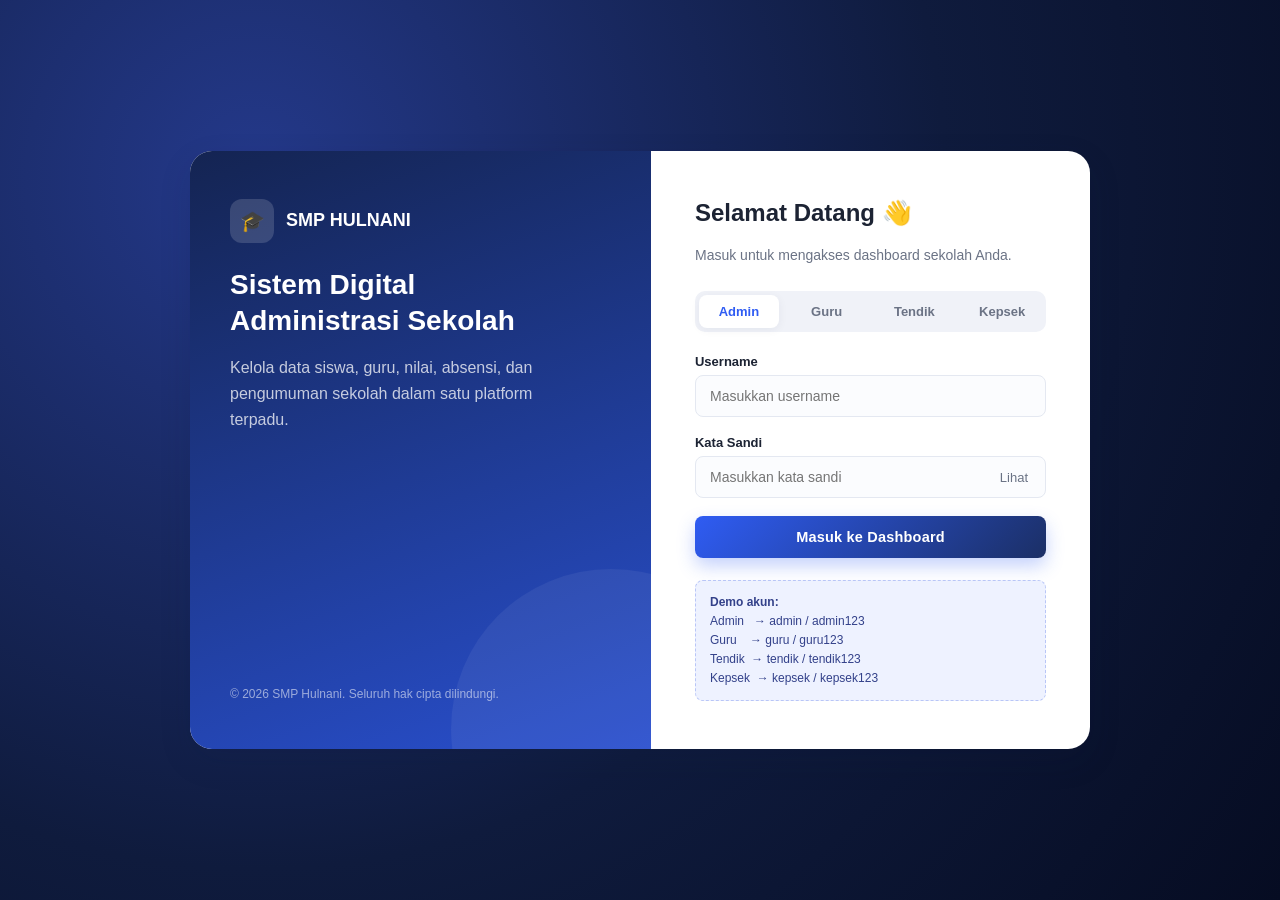
<file: sistem-digital-smp-hulnani.html>
<!DOCTYPE html>
<html lang="id">
<head>
<meta charset="UTF-8" />
<meta name="viewport" content="width=device-width, initial-scale=1.0" />
<title>Sistem Digital SMP Hulnani</title>
<style>
/* =========================================================
   SISTEM DIGITAL SMP HULNANI — Stylesheet Utama
   ========================================================= */

:root {
  --navy-900: #0f1b3d;
  --navy-800: #142452;
  --navy-700: #1b2f66;
  --blue-600: #2f5cf3;
  --blue-500: #4b74ff;
  --blue-50: #eef2ff;
  --bg: #f4f6fb;
  --card: #ffffff;
  --text-main: #1c2333;
  --text-muted: #6b7385;
  --border: #e4e8f1;
  --success: #1fa971;
  --success-bg: #e7f8f1;
  --warning: #e0a71a;
  --warning-bg: #fdf3dd;
  --danger: #e34747;
  --danger-bg: #fdeaea;
  --radius: 14px;
  --radius-sm: 8px;
  --shadow: 0 2px 10px rgba(20, 30, 70, 0.06);
  --shadow-lg: 0 12px 32px rgba(15, 27, 61, 0.14);
}

* { box-sizing: border-box; }
html, body { height: 100%; }
body {
  margin: 0;
  font-family: "Segoe UI", "Poppins", Arial, sans-serif;
  background: var(--bg);
  color: var(--text-main);
  -webkit-font-smoothing: antialiased;
}
a { text-decoration: none; color: inherit; }
ul { list-style: none; margin: 0; padding: 0; }
button { font-family: inherit; cursor: pointer; }
input, select, textarea { font-family: inherit; }
::-webkit-scrollbar { width: 8px; height: 8px; }
::-webkit-scrollbar-thumb { background: #c7cee0; border-radius: 8px; }

.hidden { display: none !important; }
.text-muted { color: var(--text-muted); }
.flex { display: flex; }
.flex-between { display: flex; align-items: center; justify-content: space-between; }
.gap-8 { gap: 8px; }
.gap-12 { gap: 12px; }

/* ---------- LOGIN ---------- */
.login-page {
  min-height: 100vh;
  display: flex;
  align-items: center;
  justify-content: center;
  background: radial-gradient(circle at 20% 20%, #24398b 0%, var(--navy-900) 55%, #060c22 100%);
  padding: 24px;
}
.login-card {
  width: 100%;
  max-width: 900px;
  background: var(--card);
  border-radius: 22px;
  box-shadow: var(--shadow-lg);
  display: grid;
  grid-template-columns: 1.05fr 1fr;
  overflow: hidden;
  min-height: 520px;
}
.login-brand {
  background: linear-gradient(160deg, var(--navy-800), var(--blue-600) 130%);
  color: #fff;
  padding: 48px 40px;
  display: flex;
  flex-direction: column;
  justify-content: space-between;
  position: relative;
  overflow: hidden;
}
.login-brand::after {
  content: "";
  position: absolute;
  width: 320px; height: 320px;
  border-radius: 50%;
  background: rgba(255,255,255,0.06);
  right: -120px; bottom: -140px;
}
.login-brand .brand-logo { display: flex; align-items: center; gap: 12px; font-weight: 700; font-size: 18px; }
.login-brand .logo-badge {
  width: 44px; height: 44px; border-radius: 12px;
  background: rgba(255,255,255,0.15);
  display: flex; align-items: center; justify-content: center; font-size: 20px;
}
.login-brand h1 { font-size: 28px; line-height: 1.3; margin: 24px 0 12px; }
.login-brand p { color: rgba(255,255,255,0.75); line-height: 1.6; max-width: 340px; }
.login-brand .brand-footer { font-size: 12px; color: rgba(255,255,255,0.55); position: relative; z-index: 1; }
.login-form-wrap { padding: 48px 44px; display: flex; flex-direction: column; justify-content: center; }
.login-form-wrap h2 { margin: 0 0 6px; font-size: 24px; }
.login-form-wrap .sub { color: var(--text-muted); margin-bottom: 28px; font-size: 14px; }
.field { margin-bottom: 18px; }
.field label { display: block; font-size: 13px; font-weight: 600; margin-bottom: 6px; color: var(--text-main); }
.field .input-wrap { position: relative; }
.field input, .field select, .field textarea {
  width: 100%; padding: 12px 14px; border: 1.5px solid var(--border);
  border-radius: var(--radius-sm); font-size: 14px; outline: none;
  transition: border-color .15s, box-shadow .15s; background: #fbfcfe;
}
.field input:focus, .field select:focus, .field textarea:focus {
  border-color: var(--blue-500); box-shadow: 0 0 0 3px var(--blue-50); background: #fff;
}
.field .toggle-pass {
  position: absolute; right: 12px; top: 50%; transform: translateY(-50%);
  border: none; background: none; color: var(--text-muted); font-size: 13px;
}
.role-tabs { display: flex; gap: 8px; margin-bottom: 22px; background: #f0f2f8; padding: 4px; border-radius: 10px; }
.role-tabs button {
  flex: 1; border: none; background: transparent; padding: 9px 4px; border-radius: 8px;
  font-size: 13px; font-weight: 600; color: var(--text-muted); transition: all .15s;
}
.role-tabs button.active { background: #fff; color: var(--blue-600); box-shadow: var(--shadow); }
.btn-primary {
  width: 100%; padding: 13px; border: none; border-radius: var(--radius-sm);
  background: linear-gradient(135deg, var(--blue-600), var(--navy-700));
  color: #fff; font-weight: 700; font-size: 14.5px; letter-spacing: .2px;
  box-shadow: 0 8px 18px rgba(47, 92, 243, 0.28); transition: transform .12s, box-shadow .12s;
}
.btn-primary:hover { transform: translateY(-1px); box-shadow: 0 10px 22px rgba(47, 92, 243, 0.35); }
.btn-primary:active { transform: translateY(0); }
.login-error {
  background: var(--danger-bg); color: var(--danger); padding: 10px 14px;
  border-radius: var(--radius-sm); font-size: 13px; margin-bottom: 16px; display: none;
}
.login-hint {
  margin-top: 22px; background: var(--blue-50); border: 1px dashed #b9c6f7;
  padding: 12px 14px; border-radius: var(--radius-sm); font-size: 12px; color: #33418a; line-height: 1.6;
}
@media (max-width: 760px) {
  .login-card { grid-template-columns: 1fr; }
  .login-brand { display: none; }
}

/* ---------- APP SHELL ---------- */
.app-shell { display: flex; min-height: 100vh; }
.sidebar {
  width: 252px; flex-shrink: 0;
  background: linear-gradient(180deg, var(--navy-900), #0a1330);
  color: #cdd5f0; display: flex; flex-direction: column;
  position: sticky; top: 0; height: 100vh; z-index: 40;
  transition: transform .25s ease;
}
.sidebar-brand { display: flex; align-items: center; gap: 12px; padding: 22px 20px; border-bottom: 1px solid rgba(255,255,255,0.08); }
.sidebar-brand .logo-badge {
  width: 38px; height: 38px; border-radius: 10px;
  background: linear-gradient(135deg, var(--blue-500), var(--blue-600));
  display: flex; align-items: center; justify-content: center; font-weight: 700; color: #fff;
}
.sidebar-brand .brand-text b { display: block; color: #fff; font-size: 14px; }
.sidebar-brand .brand-text span { font-size: 11px; color: #9aa4c8; }
.sidebar-nav { flex: 1; overflow-y: auto; padding: 14px 12px; }
.sidebar-section-title { font-size: 10.5px; text-transform: uppercase; letter-spacing: .08em; color: #6b74a0; padding: 14px 10px 6px; }
.sidebar-nav a {
  display: flex; align-items: center; gap: 12px; padding: 10px 12px; border-radius: 10px;
  font-size: 13.5px; color: #c3caea; margin-bottom: 2px; transition: background .15s, color .15s;
}
.sidebar-nav a .ic { width: 20px; text-align: center; font-size: 15px; }
.sidebar-nav a:hover { background: rgba(255,255,255,0.06); color: #fff; }
.sidebar-nav a.active {
  background: linear-gradient(135deg, var(--blue-600), #3a4bd6); color: #fff;
  box-shadow: 0 4px 14px rgba(47, 92, 243, 0.35);
}
.sidebar-group { margin-bottom: 2px; }
.sidebar-group-toggle {
  width: 100%; display: flex; align-items: center; gap: 12px; padding: 10px 12px; border-radius: 10px;
  font-size: 13.5px; color: #c3caea; background: transparent; border: none; text-align: left;
  transition: background .15s, color .15s;
}
.sidebar-group-toggle:hover { background: rgba(255,255,255,0.06); color: #fff; }
.sidebar-group-toggle.has-active { background: rgba(75,116,255,0.15); color: #fff; }
.sidebar-group-toggle .ic { width: 20px; text-align: center; font-size: 15px; }
.sidebar-group-toggle .chevron { margin-left: auto; font-size: 11px; transition: transform .2s; }
.sidebar-group-toggle.open .chevron { transform: rotate(180deg); }
.sidebar-group-items {
  max-height: 0; overflow: hidden; transition: max-height .22s ease;
  padding-left: 14px; border-left: 1px solid rgba(255,255,255,0.08); margin-left: 22px;
}
.sidebar-group-items.open { max-height: 480px; }
.sidebar-group-items a { font-size: 13px; padding: 8px 12px; }
.sidebar-footer { padding: 14px 20px 20px; border-top: 1px solid rgba(255,255,255,0.08); }
.sidebar-user { display: flex; align-items: center; gap: 10px; margin-bottom: 12px; }
.avatar {
  width: 36px; height: 36px; border-radius: 50%; background: var(--blue-500); color: #fff;
  display: flex; align-items: center; justify-content: center; font-weight: 700; font-size: 13px; flex-shrink: 0;
}
.sidebar-user .name { font-size: 13px; color: #fff; font-weight: 600; }
.sidebar-user .role { font-size: 11px; color: #8b93bd; }
.btn-logout {
  width: 100%; padding: 9px; border-radius: 8px; border: 1px solid rgba(255,255,255,0.15);
  background: transparent; color: #d8dcf5; font-size: 12.5px; font-weight: 600; transition: background .15s;
}
.btn-logout:hover { background: rgba(255,255,255,0.08); }
.main-wrap { flex: 1; min-width: 0; display: flex; flex-direction: column; }
.topbar {
  position: sticky; top: 0; z-index: 30; background: #fff; border-bottom: 1px solid var(--border);
  padding: 14px 26px; display: flex; align-items: center; justify-content: space-between; gap: 16px;
}
.topbar .page-title { font-size: 18px; font-weight: 700; }
.topbar .page-sub { font-size: 12.5px; color: var(--text-muted); margin-top: 2px; }
.hamburger { display: none; border: none; background: var(--bg); width: 38px; height: 38px; border-radius: 8px; font-size: 16px; }
.topbar-right { display: flex; align-items: center; gap: 16px; }
.topbar-period { max-width: 176px; padding: 8px 30px 8px 10px; border: 1px solid var(--border); border-radius: 8px; color: var(--text-main); background: #fff; font-size: 12px; font-weight: 600; }
.icon-btn {
  width: 38px; height: 38px; border-radius: 10px; border: 1px solid var(--border); background: #fff;
  display: flex; align-items: center; justify-content: center; color: var(--text-muted); position: relative; font-size: 15px;
}
.icon-btn .dot { position: absolute; top: 7px; right: 7px; width: 8px; height: 8px; background: var(--danger); border-radius: 50%; border: 2px solid #fff; }
.topbar-user { display: flex; align-items: center; gap: 10px; }
.topbar-user .name { font-size: 13px; font-weight: 700; line-height: 1.2; }
.topbar-user .role { font-size: 11px; color: var(--text-muted); }
.content { padding: 24px 26px 60px; flex: 1; }
.overlay-backdrop { display: none; position: fixed; inset: 0; background: rgba(10,15,35,0.5); z-index: 39; }

/* ---------- CARDS / STATS ---------- */
.stat-grid { display: grid; grid-template-columns: repeat(4, 1fr); gap: 18px; margin-bottom: 22px; }
.stat-card {
  background: var(--card); border-radius: var(--radius); padding: 20px; box-shadow: var(--shadow);
  display: flex; align-items: flex-start; justify-content: space-between; border: 1px solid var(--border);
}
.stat-card .stat-info .label { font-size: 12.5px; color: var(--text-muted); margin-bottom: 6px; }
.stat-card .stat-info .value { font-size: 26px; font-weight: 800; }
.stat-card .stat-info .delta { font-size: 11.5px; margin-top: 6px; color: var(--success); font-weight: 600; }
.stat-card .stat-icon {
  width: 46px; height: 46px; border-radius: 12px; display: flex; align-items: center; justify-content: center;
  font-size: 20px; flex-shrink: 0;
}
.icon-blue { background: var(--blue-50); color: var(--blue-600); }
.icon-green { background: var(--success-bg); color: var(--success); }
.icon-orange { background: var(--warning-bg); color: var(--warning); }
.icon-red { background: var(--danger-bg); color: var(--danger); }
.icon-purple { background: #f1ecfd; color: #7c4de0; }
.grid-2 { display: grid; grid-template-columns: 1.5fr 1fr; gap: 18px; }
.card { background: var(--card); border-radius: var(--radius); border: 1px solid var(--border); box-shadow: var(--shadow); padding: 20px; }
.card-head { display: flex; align-items: center; justify-content: space-between; margin-bottom: 16px; }
.card-head h3 { margin: 0; font-size: 15.5px; }
.card-head p { margin: 2px 0 0; font-size: 12px; color: var(--text-muted); }
.link-more { font-size: 12.5px; color: var(--blue-600); font-weight: 600; }
.activity-item { display: flex; gap: 12px; padding: 10px 0; border-bottom: 1px dashed var(--border); }
.activity-item:last-child { border-bottom: none; }
.activity-dot { width: 34px; height: 34px; border-radius: 50%; display: flex; align-items: center; justify-content: center; font-size: 14px; flex-shrink: 0; }
.activity-text { font-size: 13px; }
.activity-time { font-size: 11px; color: var(--text-muted); margin-top: 2px; }
.mini-announce { border-left: 3px solid var(--blue-500); background: var(--blue-50); padding: 10px 12px; border-radius: 8px; margin-bottom: 10px; }
.mini-announce h4 { margin: 0 0 4px; font-size: 13px; }
.mini-announce p { margin: 0; font-size: 11.5px; color: var(--text-muted); }

/* ---------- TOOLBAR / TABLE ---------- */
.toolbar { display: flex; align-items: center; justify-content: space-between; gap: 14px; margin-bottom: 16px; flex-wrap: wrap; }
.toolbar-left { display: flex; gap: 10px; flex-wrap: wrap; align-items: center; }
.search-box { position: relative; }
.search-box input { padding: 10px 14px 10px 36px; border: 1.5px solid var(--border); border-radius: 10px; font-size: 13px; min-width: 230px; background: #fff; }
.search-box .ic { position: absolute; left: 12px; top: 50%; transform: translateY(-50%); color: var(--text-muted); font-size: 13px; }
.select-filter { padding: 10px 12px; border: 1.5px solid var(--border); border-radius: 10px; font-size: 13px; background: #fff; color: var(--text-main); }
.btn { padding: 10px 16px; border-radius: 10px; border: none; font-size: 13px; font-weight: 700; display: inline-flex; align-items: center; gap: 8px; transition: transform .1s, box-shadow .1s, background .15s; }
.btn:active { transform: scale(0.98); }
.btn-blue { background: linear-gradient(135deg, var(--blue-600), var(--navy-700)); color: #fff; box-shadow: 0 6px 16px rgba(47,92,243,.28); }
.btn-outline { background: #fff; border: 1.5px solid var(--border); color: var(--text-main); }
.btn-outline:hover { border-color: var(--blue-500); color: var(--blue-600); }
.btn-danger-outline { background: #fff; border: 1.5px solid var(--danger-bg); color: var(--danger); }
.btn-danger-outline:hover { background: var(--danger-bg); }
.btn-sm { padding: 6px 10px; font-size: 12px; border-radius: 8px; }
.table-wrap { background: var(--card); border-radius: var(--radius); border: 1px solid var(--border); box-shadow: var(--shadow); overflow: hidden; }
table { width: 100%; border-collapse: collapse; font-size: 13.5px; }
thead { background: #f7f9fd; }
th { text-align: left; padding: 13px 16px; font-size: 11.5px; text-transform: uppercase; letter-spacing: .04em; color: var(--text-muted); border-bottom: 1px solid var(--border); white-space: nowrap; }
td { padding: 13px 16px; border-bottom: 1px solid var(--border); vertical-align: middle; }
tbody tr:last-child td { border-bottom: none; }
tbody tr:hover { background: #fafbff; }
.table-avatar { display: flex; align-items: center; gap: 10px; }
.table-avatar .avatar { width: 32px; height: 32px; font-size: 11.5px; }
.tname { font-weight: 700; font-size: 13px; }
.tsub { font-size: 11.5px; color: var(--text-muted); }
.badge { display: inline-flex; align-items: center; gap: 5px; padding: 4px 10px; border-radius: 999px; font-size: 11px; font-weight: 700; }
.badge-green { background: var(--success-bg); color: var(--success); }
.badge-red { background: var(--danger-bg); color: var(--danger); }
.badge-orange { background: var(--warning-bg); color: var(--warning); }
.badge-blue { background: var(--blue-50); color: var(--blue-600); }
.badge-gray { background: #eef0f5; color: #666f85; }
.row-actions { display: flex; gap: 6px; }
.action-btn { width: 30px; height: 30px; border-radius: 8px; border: 1px solid var(--border); background: #fff; display: flex; align-items: center; justify-content: center; color: var(--text-muted); font-size: 13px; }
.action-btn:hover { border-color: var(--blue-500); color: var(--blue-600); }
.action-btn.danger:hover { border-color: var(--danger); color: var(--danger); }
.empty-state { text-align: center; padding: 50px 20px; color: var(--text-muted); }
.empty-state .ic { font-size: 34px; margin-bottom: 10px; }
.pagination { display: flex; align-items: center; justify-content: space-between; padding: 12px 16px; border-top: 1px solid var(--border); font-size: 12.5px; color: var(--text-muted); }
.pagination .pg-btns { display: flex; gap: 6px; }
.pagination button { width: 30px; height: 30px; border-radius: 8px; border: 1px solid var(--border); background: #fff; font-size: 12px; }
.pagination button.active { background: var(--blue-600); color: #fff; border-color: var(--blue-600); }

/* ---------- MODAL ---------- */
.modal-backdrop { display: none; position: fixed; inset: 0; background: rgba(10, 15, 35, 0.55); z-index: 100; align-items: center; justify-content: center; padding: 20px; }
.modal-backdrop.show { display: flex; }
.modal { background: #fff; border-radius: 18px; width: 100%; max-width: 520px; max-height: 90vh; overflow-y: auto; box-shadow: var(--shadow-lg); }
.modal.modal-lg { max-width: 680px; }
.modal-head { display: flex; align-items: center; justify-content: space-between; padding: 20px 22px; border-bottom: 1px solid var(--border); }
.modal-head h3 { margin: 0; font-size: 16.5px; }
.modal-close { border: none; background: var(--bg); width: 32px; height: 32px; border-radius: 8px; font-size: 14px; color: var(--text-muted); }
.modal-body { padding: 22px; }
.modal-foot { padding: 16px 22px; border-top: 1px solid var(--border); display: flex; justify-content: flex-end; gap: 10px; }
.form-grid { display: grid; grid-template-columns: 1fr 1fr; gap: 0 16px; }
.form-grid .field.full { grid-column: 1 / -1; }
.class-assignment-list { display: flex; flex-wrap: wrap; gap: 8px; padding: 10px; border: 1.5px solid var(--border); border-radius: var(--radius-sm); background: #fbfcfe; }
.class-assignment-list label { display: inline-flex; align-items: center; gap: 6px; margin: 0; padding: 6px 9px; border: 1px solid var(--border); border-radius: 7px; background: #fff; font-size: 12.5px; font-weight: 600; color: var(--text-main); cursor: pointer; }
.class-assignment-list input { width: auto; margin: 0; accent-color: var(--blue-600); }
.field-note { color: var(--text-muted); font-size: 12px; line-height: 1.45; margin: 6px 0 0; }
.toast-wrap { position: fixed; bottom: 24px; right: 24px; z-index: 200; display: flex; flex-direction: column; gap: 10px; }
.toast { background: #1c2333; color: #fff; padding: 12px 18px; border-radius: 10px; font-size: 13px; box-shadow: var(--shadow-lg); display: flex; align-items: center; gap: 10px; min-width: 240px; animation: toast-in .2s ease; }
.toast.success { background: #14453a; }
.toast.error { background: #4a1d1d; }
@keyframes toast-in { from { opacity: 0; transform: translateY(10px); } to { opacity: 1; transform: translateY(0); } }
.confirm-icon { width: 52px; height: 52px; border-radius: 50%; background: var(--danger-bg); color: var(--danger); display: flex; align-items: center; justify-content: center; font-size: 22px; margin: 0 auto 14px; }

/* ---------- RESPONSIVE ---------- */
@media (max-width: 1180px) {
  .stat-grid { grid-template-columns: repeat(2, 1fr); }
  .grid-2 { grid-template-columns: 1fr; }
}
@media (max-width: 900px) {
  .sidebar { position: fixed; left: 0; top: 0; transform: translateX(-100%); }
  .sidebar.open { transform: translateX(0); }
  .hamburger { display: flex; align-items: center; justify-content: center; }
  .overlay-backdrop.show { display: block; }
  .topbar-user .name, .topbar-user .role { display: none; }
  .topbar-period { max-width: 132px; font-size: 11px; }
}
@media (max-width: 640px) {
  .stat-grid { grid-template-columns: 1fr; }
  .form-grid { grid-template-columns: 1fr; }
  .content { padding: 18px 14px 40px; }
  .topbar { padding: 12px 16px; }
}
@media print {
  .sidebar, .topbar, .toolbar, .no-print { display: none !important; }
  .content { padding: 0; }
  body { background: #fff; }
}
</style>
</head>
<body>

<!-- =========================================================
     LOGIN SCREEN
     ========================================================= -->
<div class="login-page" id="loginScreen">
  <div class="login-card">
    <div class="login-brand">
      <div>
        <div class="brand-logo">
          <div class="logo-badge">🎓</div>
          <span>SMP HULNANI</span>
        </div>
        <h1>Sistem Digital<br/>Administrasi Sekolah</h1>
        <p>Kelola data siswa, guru, nilai, absensi, dan pengumuman sekolah dalam satu platform terpadu.</p>
      </div>
      <div class="brand-footer">&copy; <span id="year"></span> SMP Hulnani. Seluruh hak cipta dilindungi.</div>
    </div>
    <div class="login-form-wrap">
      <h2>Selamat Datang 👋</h2>
      <p class="sub">Masuk untuk mengakses dashboard sekolah Anda.</p>
      <div class="role-tabs" id="roleTabs">
        <button type="button" class="active" data-role="admin">Admin</button>
        <button type="button" data-role="guru">Guru</button>
        <button type="button" data-role="tendik">Tendik</button>
        <button type="button" data-role="kepsek">Kepsek</button>
      </div>
      <div class="login-error" id="loginError"></div>
      <form id="loginForm">
        <div class="field">
          <label for="username">Username</label>
          <div class="input-wrap"><input type="text" id="username" placeholder="Masukkan username" autocomplete="username" required /></div>
        </div>
        <div class="field">
          <label for="password">Kata Sandi</label>
          <div class="input-wrap">
            <input type="password" id="password" placeholder="Masukkan kata sandi" autocomplete="current-password" required />
            <button type="button" class="toggle-pass" id="togglePass">Lihat</button>
          </div>
        </div>
        <button type="submit" class="btn-primary">Masuk ke Dashboard</button>
      </form>
      <div class="login-hint">
        <b>Demo akun:</b><br/>
        Admin &nbsp;&nbsp;→ admin / admin123<br/>
        Guru &nbsp;&nbsp;&nbsp;→ guru / guru123<br/>
        Tendik &nbsp;→ tendik / tendik123<br/>
        Kepsek &nbsp;→ kepsek / kepsek123<br/>
      </div>
    </div>
  </div>
</div>

<!-- =========================================================
     APP SHELL (ditampilkan setelah login)
     ========================================================= -->
<div class="app-shell hidden" id="appShell">
  <div class="overlay-backdrop" id="overlayBackdrop"></div>
  <aside class="sidebar" id="sidebar">
    <div class="sidebar-brand">
      <div class="logo-badge">🎓</div>
      <div class="brand-text">
        <b id="sbSchoolName">SMP HULNANI</b>
        <span>Sistem Digital Sekolah</span>
      </div>
    </div>
    <nav class="sidebar-nav" id="sidebarNav">
      <div class="sidebar-section-title">Menu Utama</div>
    </nav>
    <div class="sidebar-footer">
      <div class="sidebar-user">
        <div class="avatar" id="sbAvatar">?</div>
        <div>
          <div class="name" id="sbName">-</div>
          <div class="role" id="sbRole">-</div>
        </div>
      </div>
      <button class="btn-logout" id="btnLogout">⏻ Keluar</button>
    </div>
  </aside>
  <div class="main-wrap">
    <header class="topbar">
      <div class="flex" style="gap:12px; align-items:center;">
        <button class="hamburger" id="btnHamburger">☰</button>
        <div>
          <div class="page-title" id="pageTitle">Dashboard</div>
          <div class="page-sub" id="pageSub"></div>
        </div>
      </div>
      <div class="topbar-right">
        <select id="periodSelector" class="topbar-period" title="Pilih tahun ajaran dan semester untuk ditampilkan"></select>
        <div class="icon-btn" title="Notifikasi">🔔<span class="dot"></span></div>
        <div class="topbar-user">
          <div class="avatar" id="tbAvatar">?</div>
          <div>
            <div class="name" id="tbName">-</div>
            <div class="role" id="tbRole">-</div>
          </div>
        </div>
      </div>
    </header>
    <main class="content" id="pageContent"></main>
  </div>
</div>

<!-- =========================================================
     MODAL: SISWA
     ========================================================= -->
<div class="modal-backdrop" id="siswaModal">
  <div class="modal modal-lg">
    <div class="modal-head">
      <h3 id="siswaModalTitle">Tambah Siswa</h3>
      <button class="modal-close" onclick="closeModal('siswaModal')">✕</button>
    </div>
    <form id="siswaForm">
      <div class="modal-body">
        <input type="hidden" id="siswaId" />
        <div class="form-grid">
          <div class="field"><label>NIS</label><input type="text" id="fNis" required /></div>
          <div class="field"><label>Nama Lengkap</label><input type="text" id="fNama" required /></div>
          <div class="field"><label>Kelas</label><select id="fKelas" required></select></div>
          <div class="field">
            <label>Jenis Kelamin</label>
            <select id="fJk" required><option value="L">Laki-laki</option><option value="P">Perempuan</option></select>
          </div>
          <div class="field"><label>Tempat Lahir</label><input type="text" id="fTempatLahir" /></div>
          <div class="field"><label>Tanggal Lahir</label><input type="date" id="fTglLahir" /></div>
          <div class="field full"><label>Alamat</label><input type="text" id="fAlamat" /></div>
          <div class="field"><label>No. Telepon</label><input type="text" id="fTelepon" /></div>
          <div class="field"><label>Nama Orang Tua/Wali</label><input type="text" id="fNamaOrtu" /></div>
          <div class="field">
            <label>Status</label>
            <select id="fStatus">
              <option value="Aktif">Aktif</option><option value="Pindah">Pindah</option>
              <option value="Lulus">Lulus</option><option value="Nonaktif">Nonaktif</option>
            </select>
          </div>
        </div>
      </div>
      <div class="modal-foot">
        <button type="button" class="btn btn-outline" onclick="closeModal('siswaModal')">Batal</button>
        <button type="submit" class="btn btn-blue">💾 Simpan Data</button>
      </div>
    </form>
  </div>
</div>

<!-- MODAL: DETAIL SISWA -->
<div class="modal-backdrop" id="detailModal">
  <div class="modal">
    <div class="modal-head"><h3>Detail Siswa</h3><button class="modal-close" onclick="closeModal('detailModal')">✕</button></div>
    <div class="modal-body" id="detailBody"></div>
    <div class="modal-foot"><button class="btn btn-outline" onclick="closeModal('detailModal')">Tutup</button></div>
  </div>
</div>

<!-- MODAL: GURU -->
<div class="modal-backdrop" id="guruModal">
  <div class="modal modal-lg">
    <div class="modal-head">
      <h3 id="guruModalTitle">Tambah Guru</h3>
      <button class="modal-close" onclick="closeModal('guruModal')">✕</button>
    </div>
    <form id="guruForm">
      <div class="modal-body">
        <input type="hidden" id="guruId" />
        <div class="form-grid">
          <div class="field"><label>NIP</label><input type="text" id="gNip" required /></div>
          <div class="field"><label>Nama Lengkap</label><input type="text" id="gNama" required /></div>
          <div class="field">
            <label>Jenis Kelamin</label>
            <select id="gJk"><option value="L">Laki-laki</option><option value="P">Perempuan</option></select>
          </div>
          <div class="field"><label>Mata Pelajaran</label><select id="gMapel"></select></div>
          <div class="field"><label>No. Telepon</label><input type="text" id="gTelepon" /></div>
          <div class="field"><label>Email</label><input type="email" id="gEmail" /></div>
          <div class="field full"><label>Alamat</label><input type="text" id="gAlamat" /></div>
          <div class="field full"><label>Kelas yang Diampu</label><div class="class-assignment-list" id="gKelasAmpu"></div><p class="field-note">Pilih kelas yang diajar. Akun Guru hanya dapat membuka data siswa, jurnal, absensi, dan nilai pada kelas ini.</p></div>
          <div class="field"><label>Wali Kelas</label><select id="gWaliKelas"><option value="">- Bukan Wali Kelas -</option></select></div>
          <div class="field">
            <label>Status</label>
            <select id="gStatus"><option value="Aktif">Aktif</option><option value="Cuti">Cuti</option><option value="Nonaktif">Nonaktif</option></select>
          </div>
        </div>
      </div>
      <div class="modal-foot">
        <button type="button" class="btn btn-outline" onclick="closeModal('guruModal')">Batal</button>
        <button type="submit" class="btn btn-blue">💾 Simpan Data</button>
      </div>
    </form>
  </div>
</div>

<!-- MODAL: TENAGA PENDIDIK (staf kependidikan non-guru) -->
<div class="modal-backdrop" id="tendikModal">
  <div class="modal modal-lg">
    <div class="modal-head">
      <h3 id="tendikModalTitle">Tambah Tenaga Pendidik</h3>
      <button class="modal-close" onclick="closeModal('tendikModal')">✕</button>
    </div>
    <form id="tendikForm">
      <div class="modal-body">
        <input type="hidden" id="tendikId" />
        <div class="form-grid">
          <div class="field"><label>NIP</label><input type="text" id="tdNip" required /></div>
          <div class="field"><label>Nama Lengkap</label><input type="text" id="tdNama" required /></div>
          <div class="field">
            <label>Jenis Kelamin</label>
            <select id="tdJk"><option value="L">Laki-laki</option><option value="P">Perempuan</option></select>
          </div>
          <div class="field"><label>Jabatan</label><input type="text" id="tdJabatan" placeholder="Contoh: Staf Administrasi" required /></div>
          <div class="field"><label>Unit Kerja</label><select id="tdUnit"></select></div>
          <div class="field"><label>No. Telepon</label><input type="text" id="tdTelepon" /></div>
          <div class="field"><label>Email</label><input type="email" id="tdEmail" /></div>
          <div class="field full"><label>Alamat</label><input type="text" id="tdAlamat" /></div>
          <div class="field">
            <label>Status</label>
            <select id="tdStatus"><option value="Aktif">Aktif</option><option value="Cuti">Cuti</option><option value="Nonaktif">Nonaktif</option></select>
          </div>
        </div>
      </div>
      <div class="modal-foot">
        <button type="button" class="btn btn-outline" onclick="closeModal('tendikModal')">Batal</button>
        <button type="submit" class="btn btn-blue">💾 Simpan Data</button>
      </div>
    </form>
  </div>
</div>

<!-- MODAL: KELAS -->
<div class="modal-backdrop" id="kelasModal">
  <div class="modal">
    <div class="modal-head">
      <h3 id="kelasModalTitle">Tambah Kelas</h3>
      <button class="modal-close" onclick="closeModal('kelasModal')">✕</button>
    </div>
    <form id="kelasForm">
      <div class="modal-body">
        <input type="hidden" id="kelasId" />
        <div class="field"><label>Nama Kelas</label><input type="text" id="kNama" placeholder="Contoh: VII-C" required /></div>
        <div class="field">
          <label>Tingkat</label>
          <select id="kTingkat" required><option value="7">Kelas 7</option><option value="8">Kelas 8</option><option value="9">Kelas 9</option></select>
        </div>
        <div class="field"><label>Wali Kelas</label><select id="kWali"><option value="">- Belum ditentukan -</option></select></div>
        <div class="field"><label>Ruang Kelas</label><input type="text" id="kRuang" placeholder="Contoh: R.101" /></div>
      </div>
      <div class="modal-foot">
        <button type="button" class="btn btn-outline" onclick="closeModal('kelasModal')">Batal</button>
        <button type="submit" class="btn btn-blue">💾 Simpan Data</button>
      </div>
    </form>
  </div>
</div>

<!-- MODAL: JURNAL MENGAJAR -->
<div class="modal-backdrop" id="jurnalModal">
  <div class="modal modal-lg">
    <div class="modal-head">
      <h3 id="jurnalModalTitle">Tambah Jurnal Mengajar</h3>
      <button class="modal-close" onclick="closeModal('jurnalModal')">✕</button>
    </div>
    <form id="jurnalForm">
      <div class="modal-body">
        <input type="hidden" id="jurnalId" />
        <div class="form-grid">
          <div class="field full"><label>Periode Pencatatan</label><input type="text" id="jmPeriod" readonly /></div>
          <div class="field"><label>Guru Mata Pelajaran</label><select id="jmGuru" required></select></div>
          <div class="field"><label>Tanggal</label><input type="date" id="jmTanggal" required /></div>
          <div class="field"><label>Kelas</label><select id="jmKelas" required></select></div>
          <div class="field"><label>Mata Pelajaran</label><select id="jmMapel" required></select></div>
          <div class="field"><label>Jam Ke</label><input type="text" id="jmJamKe" placeholder="Contoh: 1-2" required /></div>
          <div class="field full"><label>Materi yang Diajarkan</label><textarea id="jmMateri" rows="3" placeholder="Uraikan materi pembelajaran" required></textarea></div>
          <div class="field full"><label>Catatan</label><textarea id="jmCatatan" rows="3" placeholder="Contoh: aktivitas kelas, tindak lanjut, atau catatan pembelajaran"></textarea></div>
        </div>
      </div>
      <div class="modal-foot">
        <button type="button" class="btn btn-outline" onclick="closeModal('jurnalModal')">Batal</button>
        <button type="submit" class="btn btn-blue">💾 Simpan Jurnal</button>
      </div>
    </form>
  </div>
</div>

<!-- MODAL: INPUT NILAI GURU MAPEL -->
<div class="modal-backdrop" id="inputNilaiModal">
  <div class="modal">
    <div class="modal-head">
      <h3 id="inputNilaiModalTitle">Input Nilai</h3>
      <button class="modal-close" onclick="closeModal('inputNilaiModal')">✕</button>
    </div>
    <form id="inputNilaiForm">
      <div class="modal-body">
        <input type="hidden" id="inNilaiId" />
        <div class="form-grid">
          <div class="field full"><label>Periode Pencatatan</label><input type="text" id="inPeriod" readonly /></div>
          <div class="field"><label>Guru Mata Pelajaran</label><select id="inGuru" required></select></div>
          <div class="field"><label>Kelas</label><select id="inKelas" required></select></div>
          <div class="field full"><label>Siswa</label><select id="inSiswa" required></select></div>
          <div class="field"><label>Mata Pelajaran</label><select id="inMapel" required></select></div>
          <div class="field"><label>Jenis Penilaian</label><select id="inJenis" required><option value="Tugas">Tugas</option><option value="UH1">Ulangan Harian 1</option><option value="UH2">Ulangan Harian 2</option><option value="PTS">PTS</option><option value="PAS">PAS</option></select></div>
          <div class="field"><label>Nilai (0-100)</label><input type="number" id="inNilai" min="0" max="100" required /></div>
        </div>
      </div>
      <div class="modal-foot">
        <button type="button" class="btn btn-outline" onclick="closeModal('inputNilaiModal')">Batal</button>
        <button type="submit" class="btn btn-blue">💾 Simpan Nilai</button>
      </div>
    </form>
  </div>
</div>

<!-- MODAL: PENGUMUMAN -->
<div class="modal-backdrop" id="pengumumanModal">
  <div class="modal">
    <div class="modal-head">
      <h3 id="pengumumanModalTitle">Buat Pengumuman</h3>
      <button class="modal-close" onclick="closeModal('pengumumanModal')">✕</button>
    </div>
    <form id="pengumumanForm">
      <div class="modal-body">
        <input type="hidden" id="pengumumanId" />
        <div class="field"><label>Judul</label><input type="text" id="pJudul" required /></div>
        <div class="field">
          <label>Kategori</label>
          <select id="pKategori">
            <option value="Umum">Umum</option><option value="Akademik">Akademik</option>
            <option value="Kegiatan">Kegiatan</option><option value="Penting">Penting</option>
          </select>
        </div>
        <div class="field"><label>Isi Pengumuman</label><textarea id="pIsi" rows="5" required></textarea></div>
      </div>
      <div class="modal-foot">
        <button type="button" class="btn btn-outline" onclick="closeModal('pengumumanModal')">Batal</button>
        <button type="submit" class="btn btn-blue">📣 Terbitkan</button>
      </div>
    </form>
  </div>
</div>

<div class="toast-wrap" id="toastWrap"></div>

<script>
/* =========================================================
   SISTEM DIGITAL SMP HULNANI — Single File Application
   Semua data disimpan di browser (localStorage), sehingga
   sistem ini berjalan penuh tanpa server/backend.
   ========================================================= */

/* ---------------------------------------------------------
   1) DATA LAYER (localStorage)
   --------------------------------------------------------- */
const DB_KEY = "smphulnani_db_v1";
const VIEW_PERIOD_KEY = "smphulnani_view_period_v1";
const PERIODIZED_COLLECTIONS = [
  "nilaiMapel", "jurnalMengajar", "absensiMapel", "absensi", "waliCatatan",
  "peminjamanBuku", "suratMasuk", "suratKeluar", "disposisiSurat",
  "peminjamanAset", "pemeliharaanAset", "pengumuman",
];

const DB = (function () {
  function todayOffset(days) {
    const d = new Date();
    d.setDate(d.getDate() + days);
    return d.toISOString().slice(0, 10);
  }

  function seedData() {
    return {
      settings: {
        namaSekolah: "SMP HULNANI",
        npsn: "20123456",
        alamat: "Jl. Pendidikan No. 17, Kupang, NTT",
        telepon: "(0380) 123456",
        email: "info@smphulnani.sch.id",
        kepsek: "Drs. Yohanes Bria, M.Pd",
        tahunAjaran: "2026/2027",
        semester: "Ganjil",
      },
      tahunAjaranList: [
        { id: "ta1", tahunAjaran: "2026/2027", aktif: true, dibuatPada: todayOffset(0) },
      ],
      users: [
        { id: "u1", username: "admin", password: "admin123", role: "admin", name: "Administrator", linkedId: null, status: "Aktif" },
        { id: "u2", username: "guru", password: "guru123", role: "guru", name: "Budi Santoso, S.Pd", linkedId: "g1", status: "Aktif" },
        { id: "u4", username: "tendik", password: "tendik123", role: "tendik", name: "Herman Wijaya, S.E", linkedId: "t1", status: "Aktif" },
        { id: "u5", username: "kepsek", password: "kepsek123", role: "kepsek", name: "Drs. Yohanes Bria, M.Pd", linkedId: "ks1", status: "Aktif" },
      ],
      kepsek: [
        { id: "ks1", nip: "196904151994121001", nama: "Drs. Yohanes Bria, M.Pd", jk: "L", telepon: "081234400001", email: "kepsek@smphulnani.sch.id", alamat: "Kupang", status: "Aktif" },
      ],
      mapel: [
        { id: "m1", nama: "Matematika", kkm: 75 },
        { id: "m2", nama: "Bahasa Indonesia", kkm: 75 },
        { id: "m3", nama: "Bahasa Inggris", kkm: 70 },
        { id: "m4", nama: "IPA", kkm: 75 },
        { id: "m5", nama: "IPS", kkm: 70 },
        { id: "m6", nama: "PJOK", kkm: 75 },
        { id: "m7", nama: "PAI/Agama", kkm: 75 },
        { id: "m8", nama: "Seni Budaya", kkm: 70 },
      ],
      guru: [
        { id: "g1", nip: "198501122010011001", nama: "Budi Santoso, S.Pd", jk: "L", mapel: "Matematika", telepon: "081234500001", email: "budi.santoso@smphulnani.sch.id", alamat: "Kupang", kelasAmpu: ["VII-A"], status: "Aktif", waliKelas: "VII-A" },
        { id: "g2", nip: "198702152011012002", nama: "Siti Rahayu, S.Pd", jk: "P", mapel: "Bahasa Indonesia", telepon: "081234500002", email: "siti.rahayu@smphulnani.sch.id", alamat: "Kupang", kelasAmpu: ["VII-B"], status: "Aktif", waliKelas: "VII-B" },
        { id: "g3", nip: "199001202012011003", nama: "Andi Wijaya, S.Pd", jk: "L", mapel: "Bahasa Inggris", telepon: "081234500003", email: "andi.wijaya@smphulnani.sch.id", alamat: "Kupang", kelasAmpu: ["VIII-A"], status: "Aktif", waliKelas: "VIII-A" },
        { id: "g4", nip: "198812112013012004", nama: "Maria Goreti, S.Si", jk: "P", mapel: "IPA", telepon: "081234500004", email: "maria.goreti@smphulnani.sch.id", alamat: "Kupang", kelasAmpu: ["IX-A"], status: "Aktif", waliKelas: "" },
        { id: "g5", nip: "199203302014011005", nama: "Yusuf Kalla, S.Pd", jk: "L", mapel: "IPS", telepon: "081234500005", email: "yusuf.kalla@smphulnani.sch.id", alamat: "Kupang", kelasAmpu: ["VIII-A", "IX-A"], status: "Aktif", waliKelas: "" },
        { id: "g6", nip: "198609182010012006", nama: "Fitriani, S.Pd", jk: "P", mapel: "PJOK", telepon: "081234500006", email: "fitriani@smphulnani.sch.id", alamat: "Kupang", kelasAmpu: ["VII-A", "VII-B"], status: "Cuti", waliKelas: "" },
      ],
      tendik: [
        { id: "t1", nip: "197805102006041001", nama: "Herman Wijaya, S.E", jk: "L", jabatan: "Kepala Tata Usaha", unit: "Tata Usaha", telepon: "081234600001", email: "herman.wijaya@smphulnani.sch.id", alamat: "Kupang", status: "Aktif" },
        { id: "t2", nip: "198310252009022002", nama: "Ratna Sari, A.Md", jk: "P", jabatan: "Staf Administrasi", unit: "Tata Usaha", telepon: "081234600002", email: "ratna.sari@smphulnani.sch.id", alamat: "Kupang", status: "Aktif" },
      ],
      kelas: [
        { id: "k1", nama: "VII-A", tingkat: 7, waliId: "g1", ruang: "R.101" },
        { id: "k2", nama: "VII-B", tingkat: 7, waliId: "g2", ruang: "R.102" },
        { id: "k3", nama: "VIII-A", tingkat: 8, waliId: "g3", ruang: "R.201" },
        { id: "k4", nama: "IX-A", tingkat: 9, waliId: "", ruang: "R.301" },
      ],
      siswa: [
        { id: "s1", nis: "2026001", nama: "Nisa Amalia", kelas: "VII-A", jk: "P", tempatLahir: "Kupang", tglLahir: "2013-04-11", alamat: "Jl. Timor Raya No. 5", telepon: "081211112222", namaOrtu: "Bapak Amir", status: "Aktif" },
        { id: "s2", nis: "2026002", nama: "Rizky Pratama", kelas: "VII-A", jk: "L", tempatLahir: "Kupang", tglLahir: "2013-02-20", alamat: "Jl. Soekarno No. 12", telepon: "081211112223", namaOrtu: "Bapak Hendra", status: "Aktif" },
        { id: "s3", nis: "2026003", nama: "Putri Ayu Lestari", kelas: "VII-A", jk: "P", tempatLahir: "Atambua", tglLahir: "2013-07-09", alamat: "Jl. Cendana No. 3", telepon: "081211112224", namaOrtu: "Ibu Wati", status: "Aktif" },
        { id: "s4", nis: "2026004", nama: "Dimas Aditya", kelas: "VII-A", jk: "L", tempatLahir: "Kupang", tglLahir: "2013-01-30", alamat: "Jl. Timor Raya No. 8", telepon: "081211112225", namaOrtu: "Bapak Dedi", status: "Aktif" },
        { id: "s5", nis: "2026005", nama: "Anisa Fitri", kelas: "VII-B", jk: "P", tempatLahir: "Kupang", tglLahir: "2013-03-15", alamat: "Jl. Adisucipto No. 22", telepon: "081211112226", namaOrtu: "Bapak Slamet", status: "Aktif" },
        { id: "s6", nis: "2026006", nama: "Fajar Nugroho", kelas: "VII-B", jk: "L", tempatLahir: "Ende", tglLahir: "2013-06-18", alamat: "Jl. Frans Seda No. 4", telepon: "081211112227", namaOrtu: "Ibu Sri", status: "Aktif" },
        { id: "s7", nis: "2026007", nama: "Wulan Sari", kelas: "VII-B", jk: "P", tempatLahir: "Kupang", tglLahir: "2013-05-27", alamat: "Jl. El Tari No. 9", telepon: "081211112228", namaOrtu: "Bapak Joko", status: "Pindah" },
        { id: "s8", nis: "2025010", nama: "Bagas Setiawan", kelas: "VIII-A", jk: "L", tempatLahir: "Kupang", tglLahir: "2012-09-12", alamat: "Jl. Timor Raya No. 30", telepon: "081211112229", namaOrtu: "Bapak Agus", status: "Aktif" },
        { id: "s9", nis: "2025011", nama: "Citra Dewi", kelas: "VIII-A", jk: "P", tempatLahir: "Kupang", tglLahir: "2012-11-02", alamat: "Jl. Cendana No. 18", telepon: "081211112230", namaOrtu: "Ibu Nur", status: "Aktif" },
        { id: "s10", nis: "2025012", nama: "Eko Prasetyo", kelas: "VIII-A", jk: "L", tempatLahir: "Soe", tglLahir: "2012-12-25", alamat: "Jl. Soekarno No. 40", telepon: "081211112231", namaOrtu: "Bapak Rudi", status: "Aktif" },
        { id: "s11", nis: "2024015", nama: "Gita Permata", kelas: "IX-A", jk: "P", tempatLahir: "Kupang", tglLahir: "2011-08-08", alamat: "Jl. Adisucipto No. 50", telepon: "081211112232", namaOrtu: "Bapak Wawan", status: "Aktif" },
        { id: "s12", nis: "2024016", nama: "Hafiz Ramadhan", kelas: "IX-A", jk: "L", tempatLahir: "Kupang", tglLahir: "2011-10-19", alamat: "Jl. Timor Raya No. 60", telepon: "081211112233", namaOrtu: "Ibu Yuli", status: "Aktif" },
      ],
      nilai: [], // nilai lama dimigrasikan otomatis ke nilaiMapel saat pembaruan data
      absensi: [
        { id: "a1", siswaId: "s1", tanggal: todayOffset(0), status: "Hadir" },
        { id: "a2", siswaId: "s2", tanggal: todayOffset(0), status: "Hadir" },
        { id: "a3", siswaId: "s3", tanggal: todayOffset(0), status: "Sakit" },
        { id: "a4", siswaId: "s4", tanggal: todayOffset(0), status: "Hadir" },
        { id: "a5", siswaId: "s1", tanggal: todayOffset(-1), status: "Hadir" },
        { id: "a6", siswaId: "s2", tanggal: todayOffset(-1), status: "Alpa" },
        { id: "a7", siswaId: "s3", tanggal: todayOffset(-1), status: "Hadir" },
        { id: "a8", siswaId: "s4", tanggal: todayOffset(-1), status: "Izin" },
      ],
      jurnalMengajar: [
        { id: "jm1", guruId: "g1", kelas: "VII-A", mapelId: "m1", tanggal: todayOffset(-1), jamKe: "1-2", materi: "Operasi Bilangan Bulat", catatan: "Siswa aktif berdiskusi dan mengerjakan latihan." },
        { id: "jm2", guruId: "g2", kelas: "VII-B", mapelId: "m2", tanggal: todayOffset(-2), jamKe: "3-4", materi: "Teks Deskripsi", catatan: "Pembelajaran berjalan lancar." },
      ],
      absensiMapel: [
        { id: "am1", guruId: "g1", siswaId: "s1", mapelId: "m1", tanggal: todayOffset(0), status: "Hadir" },
        { id: "am2", guruId: "g1", siswaId: "s2", mapelId: "m1", tanggal: todayOffset(0), status: "Hadir" },
        { id: "am3", guruId: "g1", siswaId: "s3", mapelId: "m1", tanggal: todayOffset(0), status: "Izin" },
        { id: "am4", guruId: "g1", siswaId: "s4", mapelId: "m1", tanggal: todayOffset(0), status: "Hadir" },
      ],
      nilaiMapel: [
        { id: "nm1", guruId: "g1", siswaId: "s1", mapelId: "m1", jenis: "Tugas", nilai: 90, semester: "Ganjil", tahunAjaran: "2026/2027" },
        { id: "nm2", guruId: "g1", siswaId: "s2", mapelId: "m1", jenis: "Tugas", nilai: 82, semester: "Ganjil", tahunAjaran: "2026/2027" },
        { id: "nm3", guruId: "g1", siswaId: "s3", mapelId: "m1", jenis: "UH1", nilai: 78, semester: "Ganjil", tahunAjaran: "2026/2027" },
      ],
      waliCatatan: [
        { id: "wc1", guruId: "g1", siswaId: "s2", tanggal: todayOffset(-3), kategori: "Akademik", isi: "Perlu pendampingan tambahan pada latihan pecahan.", tindakLanjut: "Koordinasi dengan orang tua dan jadwal bimbingan." },
        { id: "wc2", guruId: "g2", siswaId: "s5", tanggal: todayOffset(-2), kategori: "Prestasi", isi: "Aktif dalam kegiatan literasi kelas.", tindakLanjut: "Diberi kesempatan menjadi koordinator pojok baca." },
      ],
      buku: [
        { id: "b1", kode: "BK-001", judul: "Matematika untuk SMP Kelas VII", penulis: "Tim Edukasi Nusantara", kategori: "Pelajaran", tahun: "2025", lokasi: "Rak A-01", stok: 12, kondisi: "Baik" },
        { id: "b2", kode: "BK-002", judul: "Laskar Pelangi", penulis: "Andrea Hirata", kategori: "Fiksi", tahun: "2023", lokasi: "Rak B-04", stok: 5, kondisi: "Baik" },
        { id: "b3", kode: "BK-003", judul: "Ensiklopedia Sains Remaja", penulis: "Pustaka Cendekia", kategori: "Referensi", tahun: "2024", lokasi: "Rak C-02", stok: 3, kondisi: "Baik" },
      ],
      peminjamanBuku: [
        { id: "pb1", bukuId: "b2", anggotaTipe: "siswa", anggotaId: "s1", tanggalPinjam: todayOffset(-4), jatuhTempo: todayOffset(3), tanggalKembali: "", status: "Dipinjam", petugasId: "g1" },
        { id: "pb2", bukuId: "b1", anggotaTipe: "guru", anggotaId: "g2", tanggalPinjam: todayOffset(-10), jatuhTempo: todayOffset(-3), tanggalKembali: todayOffset(-2), status: "Dikembalikan", petugasId: "g1" },
      ],
      suratMasuk: [
        { id: "sm1", nomorAgenda: "SM-001/IX/2026", nomorSurat: "421/102/DISDIK/2026", tanggal: todayOffset(-5), pengirim: "Dinas Pendidikan Kota Kupang", perihal: "Undangan Rapat Koordinasi Pendidikan", status: "Sudah Didisposisikan", petugasId: "t1" },
        { id: "sm2", nomorAgenda: "SM-002/IX/2026", nomorSurat: "015/KOMITE/IX/2026", tanggal: todayOffset(-2), pengirim: "Komite SMP Hulnani", perihal: "Usulan Program Literasi", status: "Baru", petugasId: "t1" },
      ],
      suratKeluar: [
        { id: "sk1", nomorSurat: "421/034/SMP-HLN/IX/2026", tanggal: todayOffset(-1), tujuan: "Orang Tua/Wali Siswa Kelas VII", perihal: "Pemberitahuan Kegiatan Tengah Semester", status: "Terkirim", petugasId: "t1" },
      ],
      disposisiSurat: [
        { id: "ds1", suratMasukId: "sm1", kepada: "Kepala Sekolah", instruksi: "Hadiri rapat dan siapkan laporan data pendidikan.", batasWaktu: todayOffset(1), status: "Diproses", petugasId: "t1" },
      ],
      inventaris: [
        { id: "iv1", kode: "INV-001", nama: "Laptop Administrasi", kategori: "Elektronik", lokasi: "Ruang Tata Usaha", jumlah: 3, kondisi: "Baik", tahunPerolehan: "2025" },
        { id: "iv2", kode: "INV-002", nama: "Proyektor LCD", kategori: "Elektronik", lokasi: "Ruang Kelas VII-A", jumlah: 1, kondisi: "Perlu Perawatan", tahunPerolehan: "2022" },
        { id: "iv3", kode: "INV-003", nama: "Meja Siswa", kategori: "Mebel", lokasi: "Ruang Kelas VII-B", jumlah: 32, kondisi: "Baik", tahunPerolehan: "2024" },
      ],
      peminjamanAset: [
        { id: "pa1", inventarisId: "iv2", peminjam: "Budi Santoso, S.Pd", tanggalPinjam: todayOffset(0), tanggalKembali: todayOffset(0), keperluan: "Pembelajaran Matematika", status: "Dipinjam", petugasId: "t1" },
      ],
      pemeliharaanAset: [
        { id: "ma1", inventarisId: "iv2", tanggal: todayOffset(-1), tindakan: "Pemeriksaan lampu proyektor", biaya: 0, status: "Terjadwal", petugasId: "t1" },
      ],
      pengumuman: [
        { id: "p1", judul: "Libur Semester Ganjil", kategori: "Umum", isi: "Diberitahukan kepada seluruh siswa/i bahwa libur semester ganjil akan dimulai tanggal 20 Desember 2026. Kegiatan belajar mengajar akan kembali aktif pada 5 Januari 2027.", tanggal: todayOffset(-2), penulis: "Administrator" },
        { id: "p2", judul: "Jadwal Ujian Tengah Semester", kategori: "Akademik", isi: "Ujian Tengah Semester (UTS) Ganjil akan dilaksanakan pada tanggal 6-10 Oktober 2026. Siswa diharapkan mempersiapkan diri dengan baik.", tanggal: todayOffset(-5), penulis: "Administrator" },
        { id: "p3", judul: "Lomba Cerdas Cermat Antar Kelas", kategori: "Kegiatan", isi: "Dalam rangka memperingati Bulan Bahasa, akan diadakan lomba cerdas cermat antar kelas pada tanggal 28 Oktober 2026 di aula sekolah.", tanggal: todayOffset(-8), penulis: "Budi Santoso, S.Pd" },
      ],
    };
  }

  function prepareSeedData() {
    const seeded = seedData();
    PERIODIZED_COLLECTIONS.forEach((collection) => {
      (seeded[collection] || []).forEach((item) => {
        item.tahunAjaran = seeded.settings.tahunAjaran;
        item.semester = seeded.settings.semester;
        if (["nilaiMapel", "absensiMapel", "absensi", "waliCatatan"].includes(collection) && !item.kelas) {
          const siswa = seeded.siswa.find((row) => row.id === item.siswaId);
          if (siswa) item.kelas = siswa.kelas;
        }
      });
    });
    seeded.migrations = { nilaiKeMapelV1: true };
    return seeded;
  }

  function load() {
    const raw = localStorage.getItem(DB_KEY);
    if (!raw) {
      const seeded = prepareSeedData();
      localStorage.setItem(DB_KEY, JSON.stringify(seeded));
      return seeded;
    }
    try {
      const data = JSON.parse(raw);
      // Migrasi ringan agar koleksi baru tersedia juga pada data pengguna lama.
      const defaults = seedData();
      let changed = false;
      Object.keys(defaults).forEach((key) => {
        if (data[key] === undefined) { data[key] = defaults[key]; changed = true; }
      });
      // Pastikan periode aktif lama tetap tersedia di katalog setelah pembaruan aplikasi.
      if (!data.tahunAjaranList.some((item) => item.tahunAjaran === data.settings.tahunAjaran)) {
        data.tahunAjaranList.push({ id: `ta_legacy_${data.settings.tahunAjaran.replace(/\W/g, "")}`, tahunAjaran: data.settings.tahunAjaran, aktif: true, dibuatPada: todayOffset(0) });
        changed = true;
      }
      const activeYears = data.tahunAjaranList.filter((item) => item.aktif);
      if (activeYears.length !== 1 || !activeYears[0] || activeYears[0].tahunAjaran !== data.settings.tahunAjaran) {
        data.tahunAjaranList = data.tahunAjaranList.map((item) => ({ ...item, aktif: item.tahunAjaran === data.settings.tahunAjaran }));
        changed = true;
      }
      // Tambahkan daftar kelas yang diampu pada data guru versi sebelumnya.
      // Kelas diturunkan dari wali kelas serta transaksi pengajaran yang sudah ada.
      const classNames = new Set((data.kelas || []).map((item) => item.nama));
      (data.guru || []).forEach((guru) => {
        if (Array.isArray(guru.kelasAmpu)) {
          const normalized = [...new Set([...guru.kelasAmpu, ...(guru.waliKelas ? [guru.waliKelas] : [])].filter((kelas) => classNames.has(kelas)))];
          if (normalized.length !== guru.kelasAmpu.length || normalized.some((kelas) => !guru.kelasAmpu.includes(kelas))) { guru.kelasAmpu = normalized; changed = true; }
          return;
        }
        const taughtClasses = new Set(guru.waliKelas ? [guru.waliKelas] : []);
        (data.jurnalMengajar || []).filter((item) => item.guruId === guru.id && item.kelas).forEach((item) => taughtClasses.add(item.kelas));
        ["absensiMapel", "nilaiMapel"].forEach((collection) => (data[collection] || []).filter((item) => item.guruId === guru.id).forEach((item) => {
          const siswa = (data.siswa || []).find((row) => row.id === item.siswaId);
          if (item.kelas || siswa) taughtClasses.add(item.kelas || siswa.kelas);
        }));
        guru.kelasAmpu = [...taughtClasses].filter((kelas) => classNames.has(kelas));
        changed = true;
      });
      // Aplikasi operasional ini tidak menyediakan akun maupun peran Siswa.
      // Data siswa tetap tersimpan sebagai data induk dan transaksi akademik.
      const studentAccounts = (data.users || []).filter((user) => user.role === "siswa");
      if (studentAccounts.length) { data.users = data.users.filter((user) => user.role !== "siswa"); changed = true; }
      // Tambahkan akun demo baru tanpa mengganti akun maupun kata sandi yang sudah ada.
      ["tendik", "kepsek"].forEach((username) => {
        if (data.users && !data.users.some((user) => user.username === username)) {
          const demoUser = defaults.users.find((user) => user.username === username);
          if (demoUser) { data.users.push(demoUser); changed = true; }
        }
      });
      // Akun versi sebelumnya dianggap aktif agar perilaku login lama tetap sama.
      (data.users || []).forEach((user) => {
        if (!user.status) { user.status = "Aktif"; changed = true; }
      });
      // Nilai dari menu lama dipindahkan satu kali ke input nilai mata pelajaran,
      // sehingga riwayat pengguna lama tetap terbaca pada alur kerja yang baru.
      data.migrations = data.migrations || {};
      if (!data.migrations.nilaiKeMapelV1) {
        (data.nilai || []).forEach((nilai) => {
          if (data.nilaiMapel.some((item) => item.legacyNilaiId === nilai.id)) return;
          const mapel = data.mapel.find((item) => item.id === nilai.mapelId);
          const guru = mapel ? data.guru.find((item) => item.mapel === mapel.nama) : null;
          data.nilaiMapel.push({
            id: `nm_legacy_${nilai.id}`,
            legacyNilaiId: nilai.id,
            guruId: guru ? guru.id : "",
            siswaId: nilai.siswaId,
            mapelId: nilai.mapelId,
            jenis: nilai.jenis,
            nilai: nilai.nilai,
            semester: nilai.semester,
            tahunAjaran: nilai.tahunAjaran,
          });
          changed = true;
        });
        data.migrations.nilaiKeMapelV1 = true;
        changed = true;
      }
      // Lengkapi penanda periode pada transaksi versi sebelumnya agar arsip
      // dapat difilter kembali berdasarkan tahun ajaran dan semester.
      PERIODIZED_COLLECTIONS.forEach((collection) => {
        (data[collection] || []).forEach((item) => {
          if (!item.tahunAjaran) { item.tahunAjaran = data.settings.tahunAjaran; changed = true; }
          if (!item.semester) { item.semester = data.settings.semester; changed = true; }
          if (["nilaiMapel", "absensiMapel", "absensi", "waliCatatan"].includes(collection) && !item.kelas) {
            const siswa = data.siswa.find((row) => row.id === item.siswaId);
            if (siswa) { item.kelas = siswa.kelas; changed = true; }
          }
        });
      });
      if (changed) localStorage.setItem(DB_KEY, JSON.stringify(data));
      return data;
    }
    catch (e) {
      const seeded = prepareSeedData();
      localStorage.setItem(DB_KEY, JSON.stringify(seeded));
      return seeded;
    }
  }

  function save(data) { localStorage.setItem(DB_KEY, JSON.stringify(data)); }
  function get(collection) { const data = load(); return collection ? data[collection] : data; }
  function setCollection(collection, arr) { const data = load(); data[collection] = arr; save(data); }
  function updateSettings(patch) { const data = load(); data.settings = Object.assign({}, data.settings, patch); save(data); return data.settings; }
  function genId(prefix) { return prefix + "_" + Date.now().toString(36) + Math.random().toString(36).slice(2, 7); }
  function insert(collection, item) {
    const data = load();
    if (PERIODIZED_COLLECTIONS.includes(collection)) {
      item.tahunAjaran = item.tahunAjaran || data.settings.tahunAjaran;
      item.semester = item.semester || data.settings.semester;
      if (["nilaiMapel", "absensiMapel", "absensi", "waliCatatan"].includes(collection) && !item.kelas) {
        const siswa = data.siswa.find((row) => row.id === item.siswaId);
        if (siswa) item.kelas = siswa.kelas;
      }
    }
    if (!item.id) item.id = genId(collection[0]);
    data[collection].push(item);
    save(data);
    return item;
  }
  function update(collection, id, patch) {
    const data = load();
    const idx = data[collection].findIndex((x) => x.id === id);
    if (idx === -1) return null;
    data[collection][idx] = Object.assign({}, data[collection][idx], patch);
    save(data);
    return data[collection][idx];
  }
  function remove(collection, id) { const data = load(); data[collection] = data[collection].filter((x) => x.id !== id); save(data); }
  function findById(collection, id) { return get(collection).find((x) => x.id === id) || null; }
  function reset() { localStorage.removeItem(DB_KEY); load(); }

  return { load, save, get, setCollection, updateSettings, genId, insert, update, remove, findById, reset };
})();

/* ---------------------------------------------------------
   2) AUTH (sessionStorage)
   --------------------------------------------------------- */
const AUTH_KEY = "smphulnani_session_v1";

const Auth = (function () {
  function login(username, password) {
    const users = DB.get("users");
    const found = users.find(
      (u) => u.username.toLowerCase() === String(username).toLowerCase() && u.password === password
    );
    if (!found) return { ok: false, message: "Username atau kata sandi salah." };
    if (found.status === "Nonaktif") return { ok: false, message: "Akun ini sedang dinonaktifkan. Hubungi Administrator." };
    const session = { id: found.id, username: found.username, role: found.role, name: found.name, linkedId: found.linkedId };
    sessionStorage.setItem(AUTH_KEY, JSON.stringify(session));
    return { ok: true, session };
  }
  function current() {
    const raw = sessionStorage.getItem(AUTH_KEY);
    if (!raw) return null;
    try {
      const stored = JSON.parse(raw);
      const account = DB.findById("users", stored.id);
      if (!account || account.status === "Nonaktif") { sessionStorage.removeItem(AUTH_KEY); return null; }
      // Peran dan tautan terbaru selalu dipakai setelah akun diubah oleh Administrator.
      return { id: account.id, username: account.username, role: account.role, name: account.name, linkedId: account.linkedId };
    } catch (e) { return null; }
  }
  function logout() { sessionStorage.removeItem(AUTH_KEY); }
  return { login, current, logout };
})();

/* ---------------------------------------------------------
   3) PERIODE AKADEMIK & UTIL
   --------------------------------------------------------- */
function getActiveAcademicPeriod() {
  const settings = DB.get("settings");
  return { tahunAjaran: settings.tahunAjaran, semester: settings.semester };
}
function getViewAcademicPeriod() {
  const active = getActiveAcademicPeriod();
  try {
    const stored = JSON.parse(sessionStorage.getItem(VIEW_PERIOD_KEY));
    const isValidYear = stored && DB.get("tahunAjaranList").some((item) => item.tahunAjaran === stored.tahunAjaran);
    if (isValidYear && ["Ganjil", "Genap"].includes(stored.semester)) return stored;
  } catch (e) { /* gunakan periode aktif */ }
  return active;
}
function isViewingActivePeriod() {
  const view = getViewAcademicPeriod();
  const active = getActiveAcademicPeriod();
  return view.tahunAjaran === active.tahunAjaran && view.semester === active.semester;
}
function isInViewedPeriod(item) {
  const period = getViewAcademicPeriod();
  return item && item.tahunAjaran === period.tahunAjaran && item.semester === period.semester;
}
function recordsForViewedPeriod(collection) { return DB.get(collection).filter(isInViewedPeriod); }
function currentPeriodLabel() {
  const period = getViewAcademicPeriod();
  return `${period.tahunAjaran} • ${period.semester}`;
}
function periodContextBadge() {
  return `<span class="badge badge-blue">Periode: ${escapeHtml(currentPeriodLabel())}</span>`;
}
function requireActivePeriodForWrite() {
  if (isViewingActivePeriod()) return true;
  showToast("Arsip periode lama bersifat baca saja. Pilih periode aktif untuk mengubah data.", "error");
  return false;
}
function refreshPeriodSelector() {
  const select = document.getElementById("periodSelector");
  if (!select) return;
  const active = getActiveAcademicPeriod();
  const view = getViewAcademicPeriod();
  const years = [...DB.get("tahunAjaranList")].sort((a, b) => b.tahunAjaran.localeCompare(a.tahunAjaran));
  select.innerHTML = years.flatMap((year) => ["Ganjil", "Genap"].map((semester) => {
    const value = `${year.tahunAjaran}|${semester}`;
    const activeMark = year.tahunAjaran === active.tahunAjaran && semester === active.semester ? " (Aktif)" : "";
    return `<option value="${escapeHtml(value)}" ${year.tahunAjaran === view.tahunAjaran && semester === view.semester ? "selected" : ""}>${escapeHtml(year.tahunAjaran)} • ${semester}${activeMark}</option>`;
  })).join("");
  select.onchange = () => {
    const [tahunAjaran, semester] = select.value.split("|");
    sessionStorage.setItem(VIEW_PERIOD_KEY, JSON.stringify({ tahunAjaran, semester }));
    router();
  };
}
function renderPeriodArchiveNotice() {
  if (isViewingActivePeriod()) return;
  const content = document.getElementById("pageContent");
  if (!content || content.querySelector(".period-archive-notice")) return;
  const note = document.createElement("div");
  note.className = "card period-archive-notice";
  note.style.cssText = "margin-bottom:16px; padding:13px 16px; border-left:4px solid var(--warning);";
  note.innerHTML = `<div class="text-muted" style="font-size:13px;"><b style="color:var(--text-main);">📚 Tampilan Arsip:</b> ${escapeHtml(currentPeriodLabel())}. Data periode ini dapat ditinjau, tetapi tidak dapat diubah untuk menjaga riwayat.</div>`;
  content.prepend(note);
}
function initials(name) {
  if (!name) return "?";
  const parts = name.replace(/[.,]/g, "").trim().split(/\s+/);
  return (parts[0][0] + (parts[1] ? parts[1][0] : "")).toUpperCase();
}
function formatDate(dateStr) {
  if (!dateStr) return "-";
  const d = new Date(dateStr + "T00:00:00");
  if (isNaN(d)) return dateStr;
  const bulan = ["Jan", "Feb", "Mar", "Apr", "Mei", "Jun", "Jul", "Agu", "Sep", "Okt", "Nov", "Des"];
  return `${d.getDate()} ${bulan[d.getMonth()]} ${d.getFullYear()}`;
}
function formatDateTimeRelative(dateStr) {
  const d = new Date(dateStr + "T00:00:00");
  const now = new Date();
  now.setHours(0, 0, 0, 0);
  const diff = Math.round((now - d) / 86400000);
  if (diff === 0) return "Hari ini";
  if (diff === 1) return "Kemarin";
  if (diff > 1) return `${diff} hari lalu`;
  return formatDate(dateStr);
}
function escapeHtml(str) {
  if (str === null || str === undefined) return "";
  return String(str).replace(/&/g, "&amp;").replace(/</g, "&lt;").replace(/>/g, "&gt;").replace(/"/g, "&quot;");
}
function debounce(fn, delay = 250) {
  let t;
  return (...args) => { clearTimeout(t); t = setTimeout(() => fn(...args), delay); };
}
function openModal(id) { document.getElementById(id).classList.add("show"); }
function closeModal(id) { document.getElementById(id).classList.remove("show"); }
document.addEventListener("click", (e) => {
  if (e.target.classList && e.target.classList.contains("modal-backdrop")) e.target.classList.remove("show");
});
function showToast(message, type = "info") {
  const wrap = document.getElementById("toastWrap");
  if (!wrap) return;
  const el = document.createElement("div");
  el.className = `toast ${type}`;
  const icon = type === "success" ? "✅" : type === "error" ? "⚠️" : "ℹ️";
  el.innerHTML = `<span>${icon}</span><span>${escapeHtml(message)}</span>`;
  wrap.appendChild(el);
  setTimeout(() => {
    el.style.opacity = "0";
    el.style.transition = "opacity .25s";
    setTimeout(() => el.remove(), 250);
  }, 2600);
}
function confirmDialog({ title, message, confirmText = "Ya", cancelText = "Batal", onConfirm }) {
  const existing = document.getElementById("confirmModalBackdrop");
  if (existing) existing.remove();
  const backdrop = document.createElement("div");
  backdrop.className = "modal-backdrop show";
  backdrop.id = "confirmModalBackdrop";
  backdrop.innerHTML = `
    <div class="modal" style="max-width:380px; text-align:center;">
      <div class="modal-body" style="padding-top:28px;">
        <div class="confirm-icon">⚠️</div>
        <h3 style="margin:0 0 8px;">${escapeHtml(title)}</h3>
        <p class="text-muted" style="font-size:13px; margin:0 0 20px;">${escapeHtml(message)}</p>
        <div class="flex gap-12" style="justify-content:center;">
          <button class="btn btn-outline" id="confirmCancelBtn">${escapeHtml(cancelText)}</button>
          <button class="btn" style="background:var(--danger); color:#fff;" id="confirmOkBtn">${escapeHtml(confirmText)}</button>
        </div>
      </div>
    </div>`;
  document.body.appendChild(backdrop);
  backdrop.addEventListener("click", (e) => { if (e.target === backdrop) backdrop.remove(); });
  document.getElementById("confirmCancelBtn").addEventListener("click", () => backdrop.remove());
  document.getElementById("confirmOkBtn").addEventListener("click", () => { backdrop.remove(); if (onConfirm) onConfirm(); });
}

/* ---------------------------------------------------------
   4) NAVIGATION & ROUTER
   --------------------------------------------------------- */
const NAV_ITEMS = [
  { key: "dashboard", icon: "📊", label: "Dashboard", roles: ["admin", "guru", "tendik", "kepsek"] },
  { key: "siswa", icon: "🧑‍🎓", label: "Data Siswa", roles: ["admin", "guru"], adminGroup: true },
  { key: "guru", icon: "🧑‍🏫", label: "Data Guru", roles: ["admin"], adminGroup: true },
  { key: "tendik", icon: "🧰", label: "Tenaga Pendidik", roles: ["admin"], adminGroup: true },
  { key: "manajemen-pengguna", icon: "🔐", label: "Manajemen Pengguna", roles: ["admin"], adminGroup: true },
  { key: "kelas", icon: "🏫", label: "Data Kelas", roles: ["admin"], adminGroup: true },

  { key: "jurnal-mengajar", icon: "📚", label: "Jurnal Mengajar", roles: ["admin", "guru"], guruMapelGroup: true },
  { key: "absensi-siswa", icon: "✅", label: "Absensi Siswa", roles: ["admin", "guru"], guruMapelGroup: true },
  { key: "input-nilai", icon: "✍️", label: "Input Nilai", roles: ["admin", "guru"], guruMapelGroup: true },

  { key: "wali-ringkasan", icon: "🏫", label: "Ringkasan Kelas", roles: ["admin", "guru"], waliKelasGroup: true },
  { key: "wali-monitoring-mapel", icon: "📚", label: "Monitoring Mapel", roles: ["admin", "guru"], waliKelasGroup: true },
  { key: "wali-siswa", icon: "🧑‍🎓", label: "Siswa Binaan", roles: ["admin", "guru"], waliKelasGroup: true },
  { key: "wali-catatan", icon: "📒", label: "Catatan Wali Kelas", roles: ["admin", "guru"], waliKelasGroup: true },

  { key: "perpus-koleksi", icon: "📚", label: "Koleksi Buku", roles: ["admin", "guru"], perpustakaanGroup: true },
  { key: "perpus-sirkulasi", icon: "🔄", label: "Peminjaman & Pengembalian", roles: ["admin", "guru"], perpustakaanGroup: true },
  { key: "perpus-anggota", icon: "👥", label: "Anggota Perpustakaan", roles: ["admin", "guru"], perpustakaanGroup: true },
  { key: "perpus-laporan", icon: "📈", label: "Laporan Perpustakaan", roles: ["admin", "guru"], perpustakaanGroup: true },

  { key: "tu-surat-masuk", icon: "📥", label: "Surat Masuk", roles: ["admin", "tendik"], tuGroup: true },
  { key: "tu-surat-keluar", icon: "📤", label: "Surat Keluar", roles: ["admin", "tendik"], tuGroup: true },
  { key: "tu-disposisi", icon: "🗂️", label: "Disposisi & Arsip Digital", roles: ["admin", "tendik"], tuGroup: true },
  { key: "tu-laporan", icon: "📊", label: "Laporan Persuratan", roles: ["admin", "tendik"], tuGroup: true },

  { key: "sarpras-inventaris", icon: "📦", label: "Inventaris Barang", roles: ["admin", "tendik"], sarprasGroup: true },
  { key: "sarpras-peminjaman", icon: "🔑", label: "Peminjaman Aset", roles: ["admin", "tendik"], sarprasGroup: true },
  { key: "sarpras-pemeliharaan", icon: "🛠️", label: "Kondisi & Pemeliharaan", roles: ["admin", "tendik"], sarprasGroup: true },
  { key: "sarpras-laporan", icon: "📋", label: "Laporan Sarpras", roles: ["admin", "tendik"], sarprasGroup: true },

  { key: "kepsek-dashboard", icon: "📡", label: "Dashboard Monitoring", roles: ["admin", "kepsek"], kepsekGroup: true },
  { key: "kepsek-akademik", icon: "🎓", label: "Monitoring Akademik", roles: ["admin", "kepsek"], kepsekGroup: true },
  { key: "kepsek-kehadiran", icon: "✅", label: "Monitoring Kehadiran", roles: ["admin", "kepsek"], kepsekGroup: true },
  { key: "kepsek-sarpras", icon: "🏢", label: "Monitoring Sarpras", roles: ["admin", "kepsek"], kepsekGroup: true },
  { key: "kepsek-laporan", icon: "🗒️", label: "Laporan Sekolah", roles: ["admin", "kepsek"], kepsekGroup: true },

  { key: "pengumuman", icon: "📣", label: "Pengumuman", roles: ["admin", "guru"], adminGroup: true },
  { key: "profil", icon: "👤", label: "Profil Saya", roles: ["guru", "tendik", "kepsek"] },
  { key: "pengaturan", icon: "⚙️", label: "Pengaturan", roles: ["admin"], adminGroup: true },
];

const SIDEBAR_GROUPS = [
  { id: "guruMapelGroup", flag: "guruMapelGroup", label: "Guru Mata Pelajaran", icon: "🧑‍🏫", roles: ["admin", "guru"] },
  { id: "waliKelasGroup", flag: "waliKelasGroup", label: "Wali Kelas", icon: "👩‍🏫", roles: ["admin", "guru"], isVisible: () => session.role === "admin" || !!(DB.findById("guru", session.linkedId) || {}).waliKelas },
  { id: "perpustakaanGroup", flag: "perpustakaanGroup", label: "Perpustakaan", icon: "📖", roles: ["admin", "guru"] },
  { id: "tuGroup", flag: "tuGroup", label: "TU & Persuratan Digital", icon: "✉️", roles: ["admin", "tendik"] },
  { id: "sarprasGroup", flag: "sarprasGroup", label: "Sarana & Prasarana", icon: "🏗️", roles: ["admin", "tendik"] },
  { id: "kepsekGroup", flag: "kepsekGroup", label: "Kepala Sekolah", icon: "👔", roles: ["admin", "kepsek"] },
  { id: "adminGroup", flag: "adminGroup", label: "Administrator", icon: "🛠️", roles: ["admin"] },
];

const ROLE_LABEL = { admin: "Administrator", guru: "Guru", tendik: "Tenaga Pendidik", kepsek: "Kepala Sekolah" };
const PAGE_META = {
  dashboard: { title: "Dashboard", sub: "Ringkasan data sekolah hari ini" },
  siswa: { title: "Data Siswa", sub: "Kelola data induk siswa SMP Hulnani" },
  guru: { title: "Data Guru", sub: "Kelola data guru pengajar" },
  tendik: { title: "Tenaga Pendidik", sub: "Kelola data tenaga kependidikan (staf non-guru)" },
  kelas: { title: "Data Kelas", sub: "Kelola rombongan belajar (rombel) sekolah" },
  "jurnal-mengajar": { title: "Jurnal Mengajar", sub: "Catat materi dan aktivitas pembelajaran setiap pertemuan" },
  "absensi-siswa": { title: "Absensi Siswa", sub: "Catat kehadiran siswa per mata pelajaran" },
  "input-nilai": { title: "Input Nilai", sub: "Input dan kelola nilai siswa pada mata pelajaran yang diampu" },

  "wali-ringkasan": { title: "Ringkasan Kelas", sub: "Pantau kondisi dan kehadiran kelas binaan" },
  "wali-monitoring-mapel": { title: "Monitoring Mapel", sub: "Nilai, kehadiran mapel, dan jurnal mengajar kelas binaan" },
  "wali-siswa": { title: "Siswa Binaan", sub: "Data siswa yang berada di bawah pembinaan wali kelas" },
  "wali-catatan": { title: "Catatan Wali Kelas", sub: "Catatan perkembangan dan komunikasi wali kelas" },

  "perpus-koleksi": { title: "Koleksi Buku", sub: "Kelola katalog dan inventaris koleksi perpustakaan" },
  "perpus-sirkulasi": { title: "Peminjaman & Pengembalian", sub: "Kelola transaksi sirkulasi buku perpustakaan" },
  "perpus-anggota": { title: "Anggota Perpustakaan", sub: "Data anggota dan status keanggotaan perpustakaan" },
  "perpus-laporan": { title: "Laporan Perpustakaan", sub: "Rekap koleksi dan aktivitas sirkulasi perpustakaan" },

  "tu-surat-masuk": { title: "Surat Masuk", sub: "Registrasi dan tindak lanjut surat masuk" },
  "tu-surat-keluar": { title: "Surat Keluar", sub: "Pembuatan, penomoran, dan pengiriman surat keluar" },
  "tu-disposisi": { title: "Disposisi & Arsip Digital", sub: "Alur disposisi serta penyimpanan arsip digital" },
  "tu-laporan": { title: "Laporan Persuratan", sub: "Rekap surat masuk, keluar, dan disposisi" },

  "sarpras-inventaris": { title: "Inventaris Barang", sub: "Pendataan aset dan inventaris sekolah" },
  "sarpras-peminjaman": { title: "Peminjaman Aset", sub: "Pencatatan peminjaman barang dan ruang" },
  "sarpras-pemeliharaan": { title: "Kondisi & Pemeliharaan", sub: "Pemantauan kondisi dan perawatan aset" },
  "sarpras-laporan": { title: "Laporan Sarpras", sub: "Rekap inventaris, kondisi, dan pemeliharaan" },

  "kepsek-dashboard": { title: "Dashboard Monitoring", sub: "Ringkasan indikator sekolah untuk Kepala Sekolah" },
  "kepsek-akademik": { title: "Monitoring Akademik", sub: "Pemantauan nilai dan aktivitas pembelajaran" },
  "kepsek-kehadiran": { title: "Monitoring Kehadiran", sub: "Pemantauan kehadiran siswa dan guru" },
  "kepsek-sarpras": { title: "Monitoring Sarpras", sub: "Pemantauan aset dan kebutuhan sarana prasarana" },
  "kepsek-laporan": { title: "Laporan Sekolah", sub: "Laporan ringkas untuk pengambilan keputusan" },

  pengumuman: { title: "Pengumuman", sub: "Info dan pengumuman terbaru dari sekolah" },
  "manajemen-pengguna": { title: "Manajemen Pengguna", sub: "Atur akun login, peran, dan kata sandi pengguna" },
  profil: { title: "Profil Saya", sub: "Informasi akun dan data pribadi Anda" },
  pengaturan: { title: "Pengaturan", sub: "Kelola profil sekolah dan konfigurasi sistem" },
};

let session = null; // current logged-in session

function goRoute(key) { window.location.hash = "#" + key; }

function linkHtml(item) {
  return `<a href="#${item.key}" data-key="${item.key}"><span class="ic">${item.icon}</span><span>${item.label}</span></a>`;
}

function sidebarGroupHtml({ id, label, icon, items, currentKey }) {
  const isActive = items.some((item) => item.key === currentKey);
  return `<div class="sidebar-group">
    <button type="button" class="sidebar-group-toggle ${isActive ? "has-active open" : ""}" id="${id}Toggle">
      <span class="ic">${icon}</span><span>${label}</span><span class="chevron">▾</span>
    </button>
    <div class="sidebar-group-items ${isActive ? "open" : ""}" id="${id}Items">
      ${items.map(linkHtml).join("")}
    </div>
  </div>`;
}

function bindSidebarGroup(id) {
  const toggle = document.getElementById(`${id}Toggle`);
  const items = document.getElementById(`${id}Items`);
  if (!toggle || !items) return;
  toggle.addEventListener("click", () => {
    toggle.classList.toggle("open");
    items.classList.toggle("open");
  });
}

function buildSidebarNav() {
  const nav = document.getElementById("sidebarNav");
  const items = NAV_ITEMS.filter((item) => item.roles.includes(session.role));
  const currentKey = (window.location.hash || "#dashboard").replace("#", "");
  const visibleGroups = SIDEBAR_GROUPS.filter((group) => group.roles.includes(session.role) && (!group.isVisible || group.isVisible()));
  // Item grup yang tidak berlaku untuk peran saat ini tetap tampil datar;
  // contohnya Data Siswa dan Pengumuman bagi Guru.
  const regularItems = items.filter((item) => !visibleGroups.some((group) => item[group.flag]));

  let navHtml = `<div class="sidebar-section-title">Menu Utama</div>` + regularItems.map(linkHtml).join("");
  visibleGroups.forEach((group) => {
    const groupItems = items.filter((item) => item[group.flag]);
    if (groupItems.length) navHtml += sidebarGroupHtml({ ...group, items: groupItems, currentKey });
  });
  nav.innerHTML = navHtml;
  visibleGroups.forEach((group) => bindSidebarGroup(group.id));
}

function setActiveNav(key) {
  document.querySelectorAll(".sidebar-nav a").forEach((a) => {
    a.classList.toggle("active", a.dataset.key === key);
  });
  const navItem = NAV_ITEMS.find((n) => n.key === key);
  SIDEBAR_GROUPS.filter((group) => group.roles.includes(session.role) && (!group.isVisible || group.isVisible())).forEach((group) => {
    const toggle = document.getElementById(`${group.id}Toggle`);
    const items = document.getElementById(`${group.id}Items`);
    if (!toggle || !items) return;
    const active = !!(navItem && navItem[group.flag]);
    toggle.classList.toggle("has-active", active);
    if (active) {
      toggle.classList.add("open");
      items.classList.add("open");
    }
  });
}

function router() {
  if (!session) return;
  let key = (window.location.hash || "#dashboard").replace("#", "");
  const navItem = NAV_ITEMS.find((n) => n.key === key);
  if (!navItem || !navItem.roles.includes(session.role)) {
    key = "dashboard";
    window.location.hash = "#dashboard";
  }
  const meta = PAGE_META[key] || { title: key, sub: "" };
  document.getElementById("pageTitle").textContent = meta.title;
  document.getElementById("pageSub").textContent = meta.sub;
  setActiveNav(key);

  // close mobile sidebar on navigation
  document.getElementById("sidebar").classList.remove("open");
  document.getElementById("overlayBackdrop").classList.remove("show");

  const renderFn = ROUTES[key];
  if (renderFn) renderFn();
  refreshPeriodSelector();
  renderPeriodArchiveNotice();
}

const ROUTES = {
  dashboard: renderDashboard,
  siswa: renderSiswa,
  guru: renderGuru,
  tendik: renderTendik,
  "manajemen-pengguna": renderManajemenPengguna,
  kelas: renderKelas,
  "jurnal-mengajar": renderJurnalMengajar,
  "absensi-siswa": renderAbsensiSiswaMapel,
  "input-nilai": renderInputNilaiMapel,
  "wali-ringkasan": renderWaliRingkasan,
  "wali-monitoring-mapel": renderWaliMonitoringMapel,
  "wali-siswa": renderWaliSiswa,
  "wali-catatan": renderWaliCatatan,
  "perpus-koleksi": renderPerpusKoleksi,
  "perpus-sirkulasi": renderPerpusSirkulasi,
  "perpus-anggota": renderPerpusAnggota,
  "perpus-laporan": renderPerpusLaporan,
  "tu-surat-masuk": renderSuratMasuk,
  "tu-surat-keluar": renderSuratKeluar,
  "tu-disposisi": renderDisposisiSurat,
  "tu-laporan": renderLaporanPersuratan,
  "sarpras-inventaris": renderInventaris,
  "sarpras-peminjaman": renderPeminjamanAset,
  "sarpras-pemeliharaan": renderPemeliharaanAset,
  "sarpras-laporan": renderLaporanSarpras,
  "kepsek-dashboard": renderKepsekDashboard,
  "kepsek-akademik": renderKepsekAkademik,
  "kepsek-kehadiran": renderKepsekKehadiran,
  "kepsek-sarpras": renderKepsekSarpras,
  "kepsek-laporan": renderKepsekLaporan,
  pengumuman: renderPengumuman,
  profil: renderProfil,
  pengaturan: renderPengaturan,
};

/* ---------------------------------------------------------
   5) LOGIN / LOGOUT / APP BOOTSTRAP
   --------------------------------------------------------- */
function showLoginScreen() {
  document.getElementById("loginScreen").classList.remove("hidden");
  document.getElementById("appShell").classList.add("hidden");
}

function showAppScreen() {
  document.getElementById("loginScreen").classList.add("hidden");
  document.getElementById("appShell").classList.remove("hidden");

  const settings = DB.get("settings");
  document.getElementById("sbSchoolName").textContent = settings.namaSekolah;
  document.getElementById("sbAvatar").textContent = initials(session.name);
  document.getElementById("sbName").textContent = session.name;
  document.getElementById("sbRole").textContent = ROLE_LABEL[session.role] || session.role;
  document.getElementById("tbAvatar").textContent = initials(session.name);
  document.getElementById("tbName").textContent = session.name;
  document.getElementById("tbRole").textContent = ROLE_LABEL[session.role] || session.role;

  buildSidebarNav();
  router();
}

function doLogout() {
  confirmDialog({
    title: "Keluar dari sistem?",
    message: "Anda perlu login kembali untuk mengakses dashboard.",
    confirmText: "Ya, Keluar",
    onConfirm: () => {
      Auth.logout();
      session = null;
      window.location.hash = "";
      showLoginScreen();
    },
  });
}

/* ---------------------------------------------------------
   6) ROUTE RENDERERS
   --------------------------------------------------------- */

/* ---- DASHBOARD ---- */
function renderDashboard() {
  const content = document.getElementById("pageContent");
  const siswa = DB.get("siswa");
  const guru = DB.get("guru");
  const kelas = DB.get("kelas");
  const absensi = recordsForViewedPeriod("absensiMapel");
  const nilai = recordsForViewedPeriod("nilaiMapel");
  const pengumuman = recordsForViewedPeriod("pengumuman");
  const settings = DB.get("settings");
  const guruKelasAmpu = session.role === "guru" ? getGuruTaughtClasses(session.linkedId) : [];
  const absensiTampil = session.role === "guru" ? absensi.filter((item) => item.guruId === session.linkedId && guruKelasAmpu.includes(item.kelas || ((siswa.find((row) => row.id === item.siswaId) || {}).kelas))) : absensi;
  const nilaiTampil = session.role === "guru" ? nilai.filter((item) => item.guruId === session.linkedId && item.mapelId === getGuruMapelId(session.linkedId) && guruKelasAmpu.includes(item.kelas || ((siswa.find((row) => row.id === item.siswaId) || {}).kelas))) : nilai;

  const today = new Date().toISOString().slice(0, 10);
  const siswaAktif = siswa.filter(s => s.status === "Aktif");
  const absenHariIni = absensiTampil.filter(a => a.tanggal === today);
  const hadirHariIni = absenHariIni.filter(a => a.status === "Hadir").length;
  const persenHadir = absenHariIni.length ? Math.round((hadirHariIni / absenHariIni.length) * 100) : 0;
  const rataRataNilai = nilaiTampil.length ? Math.round(nilaiTampil.reduce((sum, n) => sum + Number(n.nilai), 0) / nilaiTampil.length) : 0;

  let statCardsHtml = "";
  if (session.role === "admin") {
    statCardsHtml = `
      <div class="stat-card">
        <div class="stat-info"><div class="label">Total Siswa</div><div class="value">${siswaAktif.length}</div><div class="delta">${siswa.length} total terdaftar</div></div>
        <div class="stat-icon icon-blue">🧑‍🎓</div>
      </div>
      <div class="stat-card">
        <div class="stat-info"><div class="label">Total Guru</div><div class="value">${guru.length}</div><div class="delta">${guru.filter(g=>g.status==='Aktif').length} aktif mengajar</div></div>
        <div class="stat-icon icon-purple">🧑‍🏫</div>
      </div>
      <div class="stat-card">
        <div class="stat-info"><div class="label">Jumlah Kelas</div><div class="value">${kelas.length}</div><div class="delta">Tahun ajaran ${settings.tahunAjaran}</div></div>
        <div class="stat-icon icon-orange">🏫</div>
      </div>
      <div class="stat-card">
        <div class="stat-info"><div class="label">Kehadiran Hari Ini</div><div class="value">${persenHadir}%</div><div class="delta">${hadirHariIni} dari ${absenHariIni.length || 0} tercatat</div></div>
        <div class="stat-icon icon-green">🗓️</div>
      </div>`;
  } else if (session.role === "guru") {
    const me = guru.find(g => g.id === session.linkedId) || {};
    const siswaAmpu = siswa.filter((item) => guruKelasAmpu.includes(item.kelas) && item.status === "Aktif").length;
    statCardsHtml = `
      <div class="stat-card">
        <div class="stat-info"><div class="label">Kelas Diampu</div><div class="value">${guruKelasAmpu.length}</div><div class="delta">${guruKelasAmpu.length ? escapeHtml(guruKelasAmpu.join(", ")) : "Belum ditetapkan"}</div></div>
        <div class="stat-icon icon-blue">🏫</div>
      </div>
      <div class="stat-card">
        <div class="stat-info"><div class="label">Siswa Kelas Diampu</div><div class="value">${siswaAmpu}</div><div class="delta">${escapeHtml(me.mapel || "Mata pelajaran belum diatur")}</div></div>
        <div class="stat-icon icon-purple">🧑‍🎓</div>
      </div>
      <div class="stat-card">
        <div class="stat-info"><div class="label">Rata-rata Nilai</div><div class="value">${rataRataNilai}</div><div class="delta">Semester ${settings.semester}</div></div>
        <div class="stat-icon icon-orange">📝</div>
      </div>
      <div class="stat-card">
        <div class="stat-info"><div class="label">Kehadiran Hari Ini</div><div class="value">${persenHadir}%</div></div>
        <div class="stat-icon icon-green">🗓️</div>
      </div>`;
  } else if (session.role === "tendik") {
    const me = DB.findById("tendik", session.linkedId) || {};
    const suratAktif = recordsForViewedPeriod("suratMasuk").filter((s) => s.status !== "Selesai").length;
    const asetPerluRawat = DB.get("inventaris").filter((i) => i.kondisi !== "Baik").length;
    statCardsHtml = `
      <div class="stat-card"><div class="stat-info"><div class="label">Unit Kerja</div><div class="value" style="font-size:18px;">${escapeHtml(me.unit || "-")}</div><div class="delta">${escapeHtml(me.jabatan || "Tenaga Pendidik")}</div></div><div class="stat-icon icon-blue">🧰</div></div>
      <div class="stat-card"><div class="stat-info"><div class="label">Surat Perlu Tindak Lanjut</div><div class="value">${suratAktif}</div></div><div class="stat-icon icon-purple">✉️</div></div>
      <div class="stat-card"><div class="stat-info"><div class="label">Aset Perlu Perawatan</div><div class="value">${asetPerluRawat}</div></div><div class="stat-icon icon-orange">🛠️</div></div>
      <div class="stat-card"><div class="stat-info"><div class="label">Inventaris Tercatat</div><div class="value">${DB.get("inventaris").length}</div></div><div class="stat-icon icon-green">📦</div></div>`;
  } else if (session.role === "kepsek") {
    statCardsHtml = `
      <div class="stat-card"><div class="stat-info"><div class="label">Siswa Aktif</div><div class="value">${siswaAktif.length}</div></div><div class="stat-icon icon-blue">🧑‍🎓</div></div>
      <div class="stat-card"><div class="stat-info"><div class="label">Guru Aktif</div><div class="value">${guru.filter((g) => g.status === "Aktif").length}</div></div><div class="stat-icon icon-purple">🧑‍🏫</div></div>
      <div class="stat-card"><div class="stat-info"><div class="label">Kehadiran Hari Ini</div><div class="value">${persenHadir}%</div><div class="delta">${hadirHariIni} hadir tercatat</div></div><div class="stat-icon icon-green">✅</div></div>
      <div class="stat-card"><div class="stat-info"><div class="label">Rata-rata Nilai</div><div class="value">${rataRataNilai}</div><div class="delta">Semester ${settings.semester}</div></div><div class="stat-icon icon-orange">🎓</div></div>`;
  }

  const recentAbsen = [...absensiTampil].sort((a,b) => b.tanggal.localeCompare(a.tanggal)).slice(0, 6);
  const activityHtml = recentAbsen.map(a => {
    const s = DB.findById("siswa", a.siswaId);
    const pelajaran = DB.findById("mapel", a.mapelId) || {};
    const iconMap = { Hadir: ["✅","icon-green"], Sakit: ["🤒","icon-orange"], Izin: ["✉️","icon-blue"], Alpa: ["❌","icon-red"] };
    const [ic, cls] = iconMap[a.status] || ["ℹ️","icon-blue"];
    return `<div class="activity-item"><div class="activity-dot ${cls}">${ic}</div><div><div class="activity-text"><b>${escapeHtml(s ? s.nama : "Siswa")}</b> tercatat <b>${a.status}</b> pada ${escapeHtml(pelajaran.nama || "mata pelajaran")} • ${escapeHtml(a.kelas || (s ? s.kelas : "-"))}</div><div class="activity-time">${formatDateTimeRelative(a.tanggal)}</div></div></div>`;
  }).join("") || `<div class="empty-state"><div class="ic">🗒️</div>Belum ada data aktivitas.</div>`;

  const annHtml = [...pengumuman].sort((a,b)=>b.tanggal.localeCompare(a.tanggal)).slice(0,3).map(p => `
    <div class="mini-announce"><h4>${escapeHtml(p.judul)}</h4><p>${formatDate(p.tanggal)} • ${escapeHtml(p.kategori)}</p></div>`).join("") || `<div class="empty-state"><div class="ic">📣</div>Belum ada pengumuman.</div>`;
  const activityRoute = ["admin", "guru"].includes(session.role) ? "absensi-siswa" : session.role === "tendik" ? "tu-surat-masuk" : "kepsek-kehadiran";
  const infoRoute = ["admin", "guru"].includes(session.role) ? "pengumuman" : session.role === "tendik" ? "tu-surat-masuk" : "kepsek-dashboard";

  content.innerHTML = `
    <div class="stat-grid">${statCardsHtml}</div>
    <div class="grid-2">
      <div class="card">
        <div class="card-head"><div><h3>Aktivitas Absensi Terbaru</h3><p>Riwayat kehadiran siswa terbaru</p></div><a href="#${activityRoute}" class="link-more">Lihat semua →</a></div>
        ${activityHtml}
      </div>
      <div class="card">
        <div class="card-head"><div><h3>Pengumuman</h3><p>Info terbaru dari sekolah</p></div><a href="#${infoRoute}" class="link-more">Lihat semua →</a></div>
        ${annHtml}
      </div>
    </div>
  `;
}

/* ---- MODUL OPERASIONAL: WALI KELAS, PERPUSTAKAAN, TU, SARPRAS, KEPSEK ---- */
const SUPPORT_BADGES = {
  Aktif: "badge-green", Baik: "badge-green", Selesai: "badge-green", Terkirim: "badge-green", Dikembalikan: "badge-green", Hadir: "badge-green",
  Dipinjam: "badge-blue", Diproses: "badge-blue", Baru: "badge-blue", Terjadwal: "badge-blue", Izin: "badge-blue",
  "Perlu Perawatan": "badge-orange", Sakit: "badge-orange", Terlambat: "badge-orange", Konsep: "badge-gray", Alpa: "badge-red", Rusak: "badge-red",
};
function supportBadge(value) { return `<span class="badge ${SUPPORT_BADGES[value] || "badge-gray"}">${escapeHtml(value || "-")}</span>`; }
function activeSiswa() { return DB.get("siswa").filter((s) => s.status === "Aktif"); }
function todayISO() { return new Date().toISOString().slice(0, 10); }
function optionList(items, selected, emptyLabel) {
  const empty = emptyLabel !== undefined ? `<option value="">${escapeHtml(emptyLabel)}</option>` : "";
  return empty + items.map((item) => `<option value="${escapeHtml(item.value)}" ${String(item.value) === String(selected) ? "selected" : ""}>${escapeHtml(item.label)}</option>`).join("");
}
function kelasOptionList(selected, emptyLabel) { return optionList(DB.get("kelas").map((k) => ({ value: k.nama, label: k.nama })), selected, emptyLabel); }
function guruOptionList(selected, emptyLabel) { return optionList(DB.get("guru").filter((g) => g.status === "Aktif").map((g) => ({ value: g.id, label: `${g.nama} — ${g.mapel}` })), selected, emptyLabel); }
function siswaOptionList(selected, className, emptyLabel) {
  return optionList(activeSiswa().filter((s) => !className || s.kelas === className).map((s) => ({ value: s.id, label: `${s.nama} (${s.kelas})` })), selected, emptyLabel);
}
function memberRecords() {
  return [
    ...activeSiswa().map((s) => ({ value: `siswa:${s.id}`, label: `${s.nama} — Siswa ${s.kelas}`, tipe: "siswa", id: s.id })),
    ...DB.get("guru").filter((g) => g.status === "Aktif").map((g) => ({ value: `guru:${g.id}`, label: `${g.nama} — Guru`, tipe: "guru", id: g.id })),
  ];
}
function memberName(type, id) {
  const row = DB.findById(type === "guru" ? "guru" : "siswa", id);
  return row ? row.nama : "-";
}
function bukuTersedia(bukuId, excludePeminjamanId = "") {
  const buku = DB.findById("buku", bukuId);
  const dipinjam = recordsForViewedPeriod("peminjamanBuku").filter((item) => item.id !== excludePeminjamanId && item.bukuId === bukuId && item.status === "Dipinjam").length;
  return Math.max(0, Number(buku ? buku.stok : 0) - dipinjam);
}
function asetTersedia(inventarisId, excludePeminjamanId = "") {
  const aset = DB.findById("inventaris", inventarisId);
  const dipinjam = recordsForViewedPeriod("peminjamanAset").filter((item) => item.id !== excludePeminjamanId && item.inventarisId === inventarisId && item.status === "Dipinjam").length;
  return Math.max(0, Number(aset ? aset.jumlah : 0) - dipinjam);
}
function syncStatusSuratMasuk(suratMasukId) {
  const surat = DB.findById("suratMasuk", suratMasukId);
  if (!surat) return;
  const disposisi = recordsForViewedPeriod("disposisiSurat").filter((item) => item.suratMasukId === suratMasukId);
  const status = disposisi.some((item) => item.status === "Diproses") ? "Sudah Didisposisikan" : disposisi.some((item) => item.status === "Selesai") ? "Selesai" : "Baru";
  DB.update("suratMasuk", suratMasukId, { status });
}
function currentTendikId() { return session.role === "tendik" ? session.linkedId : ""; }

function openDataForm({ title, fields, values = {}, submitLabel = "Simpan", onSave }) {
  if (!requireActivePeriodForWrite()) return;
  const existing = document.getElementById("dataFormBackdrop");
  if (existing) existing.remove();
  const fieldHtml = fields.map((field) => {
    const value = values[field.key] !== undefined && values[field.key] !== null ? values[field.key] : (field.value || "");
    const required = field.required ? "required" : "";
    const full = field.full ? " full" : "";
    let input = "";
    if (field.type === "select") input = `<select id="dataField_${field.key}" ${required}>${optionList(field.options || [], value, field.emptyLabel)}</select>`;
    else if (field.type === "textarea") input = `<textarea id="dataField_${field.key}" rows="${field.rows || 3}" ${required}>${escapeHtml(value)}</textarea>`;
    else input = `<input type="${field.type || "text"}" id="dataField_${field.key}" value="${escapeHtml(value)}" ${field.min !== undefined ? `min="${field.min}"` : ""} ${field.max !== undefined ? `max="${field.max}"` : ""} ${required} />`;
    return `<div class="field${full}"><label>${escapeHtml(field.label)}</label>${input}</div>`;
  }).join("");
  const backdrop = document.createElement("div");
  backdrop.className = "modal-backdrop show";
  backdrop.id = "dataFormBackdrop";
  backdrop.innerHTML = `<div class="modal modal-lg"><div class="modal-head"><h3>${escapeHtml(title)}</h3><button type="button" class="modal-close" id="dataFormClose">✕</button></div><form id="dataDynamicForm"><div class="modal-body"><div class="form-grid">${fieldHtml}</div></div><div class="modal-foot"><button type="button" class="btn btn-outline" id="dataFormCancel">Batal</button><button type="submit" class="btn btn-blue">💾 ${escapeHtml(submitLabel)}</button></div></form></div>`;
  document.body.appendChild(backdrop);
  const close = () => backdrop.remove();
  backdrop.addEventListener("click", (event) => { if (event.target === backdrop) close(); });
  document.getElementById("dataFormClose").addEventListener("click", close);
  document.getElementById("dataFormCancel").addEventListener("click", close);
  document.getElementById("dataDynamicForm").addEventListener("submit", (event) => {
    event.preventDefault();
    if (!requireActivePeriodForWrite()) return;
    const payload = {};
    fields.forEach((field) => {
      const value = document.getElementById(`dataField_${field.key}`).value;
      payload[field.key] = field.type === "number" ? Number(value) : value.trim();
    });
    if (onSave(payload) !== false) close();
  });
}
function deleteSupportRecord(collection, id, title, message, rerender) {
  if (!requireActivePeriodForWrite()) return;
  confirmDialog({ title, message, confirmText: "Ya, Hapus", onConfirm: () => { DB.remove(collection, id); showToast("Data berhasil dihapus.", "success"); rerender(); } });
}
function pageEmpty(icon, message) { return `<div class="card"><div class="empty-state"><div class="ic">${icon}</div>${escapeHtml(message)}</div></div>`; }

/* ---- WALI KELAS (GURU) ---- */
function waliAllowedClasses() {
  if (session.role === "admin") return DB.get("kelas").map((k) => k.nama);
  const guru = DB.findById("guru", session.linkedId);
  return guru && guru.waliKelas ? [guru.waliKelas] : [];
}
function waliClassState(key) {
  const classes = waliAllowedClasses();
  if (!window[key] || !classes.includes(window[key].kelas)) window[key] = { kelas: classes[0] || "", tanggal: todayISO() };
  return window[key];
}
function waliClassToolbar(state, id, withDate = false) {
  const classes = waliAllowedClasses();
  return `<div class="toolbar"><div class="toolbar-left"><select class="select-filter" id="${id}Kelas">${optionList(classes.map((name) => ({ value: name, label: name })), state.kelas, "Pilih Kelas")}</select>${withDate ? `<input type="date" class="select-filter" id="${id}Tanggal" value="${state.tanggal}" />` : ""}</div></div>`;
}
function bindWaliToolbar(state, id, rerender, withDate = false) {
  const kelas = document.getElementById(`${id}Kelas`);
  if (kelas) kelas.addEventListener("change", (event) => { state.kelas = event.target.value; rerender(); });
  const tanggal = document.getElementById(`${id}Tanggal`);
  if (withDate && tanggal) tanggal.addEventListener("change", (event) => { state.tanggal = event.target.value; rerender(); });
}
function renderWaliRingkasan() {
  const content = document.getElementById("pageContent");
  const state = waliClassState("waliRingkasanState");
  if (!state.kelas) { content.innerHTML = pageEmpty("🏫", "Akun guru ini belum ditetapkan sebagai wali kelas."); return; }
  const currentSiswa = activeSiswa().filter((s) => s.kelas === state.kelas);
  const periodClassRecords = recordsForViewedPeriod("absensiMapel").filter((a) => a.kelas === state.kelas);
  const historicalSiswaIds = [...new Set(periodClassRecords.map((a) => a.siswaId))];
  const siswa = isViewingActivePeriod() ? currentSiswa : DB.get("siswa").filter((s) => historicalSiswaIds.includes(s.id));
  const kelas = DB.get("kelas").find((k) => k.nama === state.kelas) || {};
  const wali = DB.findById("guru", kelas.waliId) || {};
  const todayAbsensi = periodClassRecords.filter((a) => a.tanggal === todayISO());
  const count = (status) => todayAbsensi.filter((a) => a.status === status).length;
  content.innerHTML = `${waliClassToolbar(state, "wr")}
    <div class="card" style="margin-bottom:16px;"><div class="flex gap-12" style="align-items:center;"><div class="stat-icon icon-blue">🏫</div><div><div class="text-muted" style="font-size:12px;">Wali Kelas</div><h3 style="margin:3px 0;">${escapeHtml(state.kelas)} — ${escapeHtml(wali.nama || "Belum ditentukan")}</h3><div class="text-muted" style="font-size:13px;">Ruang ${escapeHtml(kelas.ruang || "-")}</div></div></div></div>
    <div class="stat-grid"><div class="stat-card"><div class="stat-info"><div class="label">Siswa Aktif</div><div class="value">${siswa.length}</div></div><div class="stat-icon icon-blue">🧑‍🎓</div></div><div class="stat-card"><div class="stat-info"><div class="label">Hadir Mapel Hari Ini</div><div class="value">${count("Hadir")}</div></div><div class="stat-icon icon-green">✅</div></div><div class="stat-card"><div class="stat-info"><div class="label">Sakit / Izin Mapel</div><div class="value">${count("Sakit") + count("Izin")}</div></div><div class="stat-icon icon-orange">📅</div></div><div class="stat-card"><div class="stat-info"><div class="label">Alpa</div><div class="value">${count("Alpa")}</div></div><div class="stat-icon icon-red">❌</div></div></div>`;
  bindWaliToolbar(state, "wr", renderWaliRingkasan);
}
function renderWaliMonitoringMapel() {
  const content = document.getElementById("pageContent");
  const state = waliClassState("waliMonitoringMapelState");
  if (!state.kelas) { content.innerHTML = pageEmpty("📚", "Akun guru ini belum ditetapkan sebagai wali kelas."); return; }
  if (state.mapelId === undefined) state.mapelId = "";
  if (state.siswaId === undefined) state.siswaId = "";
  const allSiswa = DB.get("siswa");
  const guru = DB.get("guru");
  const mapel = DB.get("mapel");
  const studentClass = (item) => item.kelas || ((allSiswa.find((s) => s.id === item.siswaId) || {}).kelas || "");
  const nilaiKelas = recordsForViewedPeriod("nilaiMapel").filter((item) => studentClass(item) === state.kelas);
  const absensiKelas = recordsForViewedPeriod("absensiMapel").filter((item) => studentClass(item) === state.kelas);
  const jurnalKelas = recordsForViewedPeriod("jurnalMengajar").filter((item) => item.kelas === state.kelas);
  const historicalIds = new Set([...nilaiKelas, ...absensiKelas].map((item) => item.siswaId));
  const siswaKelas = isViewingActivePeriod() ? activeSiswa().filter((s) => s.kelas === state.kelas) : allSiswa.filter((s) => historicalIds.has(s.id));
  if (state.siswaId && !siswaKelas.some((s) => s.id === state.siswaId)) state.siswaId = "";

  const matchesFilter = (item) => (!state.mapelId || item.mapelId === state.mapelId) && (!state.siswaId || item.siswaId === state.siswaId);
  const nilai = nilaiKelas.filter(matchesFilter).sort((a, b) => {
    const namaA = (allSiswa.find((s) => s.id === a.siswaId) || {}).nama || "";
    const namaB = (allSiswa.find((s) => s.id === b.siswaId) || {}).nama || "";
    return namaA.localeCompare(namaB);
  });
  const absensi = absensiKelas.filter(matchesFilter).sort((a, b) => b.tanggal.localeCompare(a.tanggal));
  const jurnal = jurnalKelas.filter((item) => !state.mapelId || item.mapelId === state.mapelId).sort((a, b) => b.tanggal.localeCompare(a.tanggal));
  const rataNilai = nilai.length ? Math.round(nilai.reduce((total, item) => total + Number(item.nilai), 0) / nilai.length) : 0;
  const hadir = absensi.filter((item) => item.status === "Hadir").length;
  const persentaseHadir = absensi.length ? Math.round((hadir / absensi.length) * 100) : 0;

  const nilaiRows = nilai.map((item) => {
    const siswa = allSiswa.find((s) => s.id === item.siswaId) || {};
    const pelajaran = mapel.find((m) => m.id === item.mapelId) || { nama: "-", kkm: 75 };
    const pengajar = guru.find((g) => g.id === item.guruId) || {};
    const tuntas = Number(item.nilai) >= Number(pelajaran.kkm || 75);
    return `<tr><td><div class="tname">${escapeHtml(siswa.nama || "-")}</div><div class="tsub">${escapeHtml(siswa.nis || "-")}</div></td><td>${escapeHtml(pelajaran.nama || "-")}</td><td>${escapeHtml(item.jenis || "-")}</td><td>${tuntas ? `<span class="badge badge-green">${item.nilai}</span>` : `<span class="badge badge-red">${item.nilai}</span>`}</td><td>${pelajaran.kkm || "-"}</td><td>${escapeHtml(pengajar.nama || "-")}</td></tr>`;
  }).join("");
  const absensiRows = absensi.map((item) => {
    const siswa = allSiswa.find((s) => s.id === item.siswaId) || {};
    const pelajaran = mapel.find((m) => m.id === item.mapelId) || {};
    const pengajar = guru.find((g) => g.id === item.guruId) || {};
    return `<tr><td>${formatDate(item.tanggal)}</td><td><div class="tname">${escapeHtml(siswa.nama || "-")}</div><div class="tsub">${escapeHtml(siswa.nis || "-")}</div></td><td>${escapeHtml(pelajaran.nama || "-")}</td><td>${escapeHtml(pengajar.nama || "-")}</td><td>${supportBadge(item.status)}</td></tr>`;
  }).join("");
  const jurnalRows = jurnal.map((item) => {
    const pelajaran = mapel.find((m) => m.id === item.mapelId) || {};
    const pengajar = guru.find((g) => g.id === item.guruId) || {};
    return `<tr><td>${formatDate(item.tanggal)}</td><td>${escapeHtml(pelajaran.nama || "-")}</td><td>${escapeHtml(pengajar.nama || "-")}</td><td>Jam ${escapeHtml(item.jamKe || "-")}</td><td><div class="tname">${escapeHtml(item.materi || "-")}</div>${item.catatan ? `<div class="tsub">${escapeHtml(item.catatan)}</div>` : ""}</td></tr>`;
  }).join("");

  content.innerHTML = `
    <div class="toolbar"><div class="toolbar-left">
      <select class="select-filter" id="wmKelas">${optionList(waliAllowedClasses().map((nama) => ({ value: nama, label: nama })), state.kelas, "Pilih Kelas")}</select>
      <select class="select-filter" id="wmMapel"><option value="">Semua Mata Pelajaran</option>${mapel.map((item) => `<option value="${item.id}" ${item.id === state.mapelId ? "selected" : ""}>${escapeHtml(item.nama)}</option>`).join("")}</select>
      <select class="select-filter" id="wmSiswa"><option value="">Semua Siswa</option>${siswaKelas.map((item) => `<option value="${item.id}" ${item.id === state.siswaId ? "selected" : ""}>${escapeHtml(item.nama)}</option>`).join("")}</select>
    </div></div>
    <div class="card" style="margin-bottom:16px; padding:14px 18px; border-left:4px solid var(--blue-500);"><span class="text-muted" style="font-size:13px; line-height:1.6;"><b style="color:var(--text-main);">📚 Data otomatis dari Guru Mata Pelajaran:</b> Nilai, kehadiran per mata pelajaran, dan jurnal mengajar untuk ${escapeHtml(state.kelas)} pada periode ${escapeHtml(currentPeriodLabel())}. Tampilan ini bersifat baca saja bagi Wali Kelas.</span></div>
    <div class="stat-grid" style="margin-bottom:16px;">
      <div class="stat-card"><div class="stat-info"><div class="label">Nilai Tercatat</div><div class="value">${nilai.length}</div></div><div class="stat-icon icon-blue">📝</div></div>
      <div class="stat-card"><div class="stat-info"><div class="label">Rata-rata Nilai</div><div class="value">${rataNilai || "-"}</div></div><div class="stat-icon icon-purple">🎓</div></div>
      <div class="stat-card"><div class="stat-info"><div class="label">Kehadiran Mapel</div><div class="value">${persentaseHadir}%</div><div class="delta">${hadir} hadir dari ${absensi.length} catatan</div></div><div class="stat-icon icon-green">✅</div></div>
      <div class="stat-card"><div class="stat-info"><div class="label">Jurnal Mengajar</div><div class="value">${jurnal.length}</div></div><div class="stat-icon icon-orange">📚</div></div>
    </div>
    <div class="card" style="margin-bottom:16px;"><div class="card-head"><div><h3>Nilai Mata Pelajaran</h3><p>Rekap nilai yang dicatat oleh Guru Mata Pelajaran</p></div></div>${nilai.length ? `<div class="table-wrap" style="box-shadow:none;"><table><thead><tr><th>Siswa</th><th>Mata Pelajaran</th><th>Jenis</th><th>Nilai</th><th>KKM</th><th>Guru</th></tr></thead><tbody>${nilaiRows}</tbody></table></div>` : `<div class="empty-state"><div class="ic">📝</div>Belum ada nilai yang sesuai.</div>`}</div>
    <div class="card" style="margin-bottom:16px;"><div class="card-head"><div><h3>Kehadiran per Mata Pelajaran</h3><p>Catatan absensi yang diinput oleh Guru Mata Pelajaran</p></div></div>${absensi.length ? `<div class="table-wrap" style="box-shadow:none;"><table><thead><tr><th>Tanggal</th><th>Siswa</th><th>Mata Pelajaran</th><th>Guru</th><th>Status</th></tr></thead><tbody>${absensiRows}</tbody></table></div>` : `<div class="empty-state"><div class="ic">🗓️</div>Belum ada kehadiran mata pelajaran yang sesuai.</div>`}</div>
    <div class="card"><div class="card-head"><div><h3>Jurnal Mengajar</h3><p>Materi dan catatan pembelajaran dari Guru Mata Pelajaran</p></div></div>${jurnal.length ? `<div class="table-wrap" style="box-shadow:none;"><table><thead><tr><th>Tanggal</th><th>Mata Pelajaran</th><th>Guru</th><th>Jam Ke</th><th>Materi & Catatan</th></tr></thead><tbody>${jurnalRows}</tbody></table></div>` : `<div class="empty-state"><div class="ic">📚</div>Belum ada jurnal mengajar yang sesuai.</div>`}</div>`;

  document.getElementById("wmKelas").addEventListener("change", (event) => { state.kelas = event.target.value; state.siswaId = ""; renderWaliMonitoringMapel(); });
  document.getElementById("wmMapel").addEventListener("change", (event) => { state.mapelId = event.target.value; renderWaliMonitoringMapel(); });
  document.getElementById("wmSiswa").addEventListener("change", (event) => { state.siswaId = event.target.value; renderWaliMonitoringMapel(); });
}

function renderWaliSiswa() {
  const content = document.getElementById("pageContent");
  const state = waliClassState("waliSiswaState");
  if (!state.kelas) { content.innerHTML = pageEmpty("🧑‍🎓", "Akun guru ini belum ditetapkan sebagai wali kelas."); return; }
  const siswa = activeSiswa().filter((s) => s.kelas === state.kelas);
  const rows = siswa.map((s) => `<tr><td><div class="table-avatar"><div class="avatar">${initials(s.nama)}</div><div><div class="tname">${escapeHtml(s.nama)}</div><div class="tsub">NIS: ${escapeHtml(s.nis)}</div></div></div></td><td>${escapeHtml(s.jk === "L" ? "Laki-laki" : "Perempuan")}</td><td>${escapeHtml(s.namaOrtu || "-")}</td><td>${escapeHtml(s.telepon || "-")}</td><td>${supportBadge(s.status)}</td></tr>`).join("");
  content.innerHTML = `${waliClassToolbar(state, "ws")}<div class="table-wrap">${siswa.length ? `<table><thead><tr><th>Siswa</th><th>JK</th><th>Orang Tua/Wali</th><th>Telepon</th><th>Status</th></tr></thead><tbody>${rows}</tbody></table>` : `<div class="empty-state"><div class="ic">🧑‍🎓</div>Belum ada siswa aktif di kelas ini.</div>`}</div>`;
  bindWaliToolbar(state, "ws", renderWaliSiswa);
}
function renderWaliCatatan() {
  const content = document.getElementById("pageContent");
  const state = waliClassState("waliCatatanState");
  if (!state.kelas) { content.innerHTML = pageEmpty("📒", "Akun guru ini belum ditetapkan sebagai wali kelas."); return; }
  const siswa = activeSiswa().filter((s) => s.kelas === state.kelas);
  let records = recordsForViewedPeriod("waliCatatan").filter((r) => r.kelas ? r.kelas === state.kelas : siswa.some((s) => s.id === r.siswaId));
  if (session.role === "guru") records = records.filter((r) => r.guruId === session.linkedId);
  records.sort((a, b) => b.tanggal.localeCompare(a.tanggal));
  const rows = records.map((r) => { const s = DB.findById("siswa", r.siswaId) || {}; const g = DB.findById("guru", r.guruId) || {}; return `<tr><td>${formatDate(r.tanggal)}</td><td><div class="tname">${escapeHtml(s.nama || "-")}</div><div class="tsub">${escapeHtml(s.kelas || "-")}</div></td><td>${supportBadge(r.kategori)}</td><td><div class="tname">${escapeHtml(r.isi)}</div><div class="tsub">${escapeHtml(r.tindakLanjut || "-")}</div></td><td>${escapeHtml(g.nama || "-")}</td><td><div class="row-actions"><button class="action-btn" onclick="editWaliCatatan('${r.id}')" title="Edit">✏️</button><button class="action-btn danger" onclick="deleteWaliCatatan('${r.id}')" title="Hapus">🗑️</button></div></td></tr>`; }).join("");
  content.innerHTML = `${waliClassToolbar(state, "wc")}<div class="toolbar"><div></div><button class="btn btn-blue" id="btnAddWaliCatatan">➕ Tambah Catatan</button></div>${records.length ? `<div class="table-wrap"><table><thead><tr><th>Tanggal</th><th>Siswa</th><th>Kategori</th><th>Catatan & Tindak Lanjut</th><th>Wali Kelas</th><th>Aksi</th></tr></thead><tbody>${rows}</tbody></table></div>` : pageEmpty("📒", "Belum ada catatan wali kelas.")}`;
  bindWaliToolbar(state, "wc", renderWaliCatatan);
  document.getElementById("btnAddWaliCatatan").addEventListener("click", () => openWaliCatatanForm());
}
function waliCatatanFields(className) { return [
  { key: "tanggal", label: "Tanggal", type: "date", required: true },
  { key: "siswaId", label: "Siswa", type: "select", options: activeSiswa().filter((s) => s.kelas === className).map((s) => ({ value: s.id, label: s.nama })), required: true },
  { key: "kategori", label: "Kategori", type: "select", options: ["Akademik","Sikap","Kedisiplinan","Kehadiran","Prestasi"].map((x) => ({ value: x, label: x })), required: true },
  { key: "isi", label: "Catatan", type: "textarea", full: true, required: true },
  { key: "tindakLanjut", label: "Tindak Lanjut", type: "textarea", full: true },
]; }
window.openWaliCatatanForm = function(record) {
  const state = waliClassState("waliCatatanState");
  if (record && session.role === "guru" && record.guruId !== session.linkedId) { showToast("Anda tidak berhak mengubah catatan ini.", "error"); return; }
  openDataForm({ title: record ? "Edit Catatan Wali Kelas" : "Tambah Catatan Wali Kelas", fields: waliCatatanFields(state.kelas), values: record || { tanggal: todayISO() }, submitLabel: "Simpan Catatan", onSave: (payload) => { const guruId = session.role === "guru" ? session.linkedId : (record ? record.guruId : (DB.get("kelas").find((k) => k.nama === state.kelas) || {}).waliId || ""); if (record) DB.update("waliCatatan", record.id, payload); else DB.insert("waliCatatan", { ...payload, guruId }); showToast("Catatan wali kelas berhasil disimpan.", "success"); renderWaliCatatan(); } });
};
window.editWaliCatatan = (id) => { const record = DB.findById("waliCatatan", id); if (record) openWaliCatatanForm(record); };
window.deleteWaliCatatan = (id) => { const record = DB.findById("waliCatatan", id); if (record && session.role === "guru" && record.guruId !== session.linkedId) { showToast("Anda tidak berhak menghapus catatan ini.", "error"); return; } deleteSupportRecord("waliCatatan", id, "Hapus Catatan?", "Catatan wali kelas akan dihapus permanen.", renderWaliCatatan); };

/* ---- PERPUSTAKAAN (GURU) ---- */
function renderPerpusKoleksi() {
  const content = document.getElementById("pageContent");
  const records = [...DB.get("buku")].sort((a, b) => a.judul.localeCompare(b.judul));
  const rows = records.map((b) => `<tr><td><span class="badge badge-gray">${escapeHtml(b.kode)}</span></td><td><div class="tname">${escapeHtml(b.judul)}</div><div class="tsub">${escapeHtml(b.penulis)} • ${escapeHtml(b.tahun)}</div></td><td>${escapeHtml(b.kategori)}</td><td>${escapeHtml(b.lokasi)}</td><td><div class="tname">${b.stok}</div><div class="tsub">Tersedia: ${bukuTersedia(b.id)}</div></td><td>${supportBadge(b.kondisi)}</td><td><div class="row-actions"><button class="action-btn" onclick="editBuku('${b.id}')" title="Edit">✏️</button><button class="action-btn danger" onclick="deleteBuku('${b.id}')" title="Hapus">🗑️</button></div></td></tr>`).join("");
  content.innerHTML = `<div class="toolbar"><div></div><button class="btn btn-blue" id="btnAddBuku">➕ Tambah Buku</button></div>${records.length ? `<div class="table-wrap"><table><thead><tr><th>Kode</th><th>Buku</th><th>Kategori</th><th>Lokasi</th><th>Stok</th><th>Kondisi</th><th>Aksi</th></tr></thead><tbody>${rows}</tbody></table></div>` : pageEmpty("📚", "Belum ada koleksi buku.")}`;
  document.getElementById("btnAddBuku").addEventListener("click", () => openBukuForm());
}
function bukuFields() { return [
  { key: "kode", label: "Kode Buku", required: true }, { key: "judul", label: "Judul Buku", required: true, full: true }, { key: "penulis", label: "Penulis", required: true }, { key: "kategori", label: "Kategori", type: "select", options: ["Pelajaran","Fiksi","Nonfiksi","Referensi","Majalah"].map((x) => ({ value: x, label: x })), required: true }, { key: "tahun", label: "Tahun Terbit" }, { key: "lokasi", label: "Lokasi Rak", required: true }, { key: "stok", label: "Stok", type: "number", min: 0, required: true }, { key: "kondisi", label: "Kondisi", type: "select", options: ["Baik","Perlu Perawatan","Rusak"].map((x) => ({ value: x, label: x })), required: true },
]; }
window.openBukuForm = function(record) { openDataForm({ title: record ? "Edit Koleksi Buku" : "Tambah Koleksi Buku", fields: bukuFields(), values: record || { stok: 1, kondisi: "Baik", kategori: "Pelajaran" }, submitLabel: "Simpan Buku", onSave: (payload) => { if (record) DB.update("buku", record.id, payload); else DB.insert("buku", payload); showToast("Data buku berhasil disimpan.", "success"); renderPerpusKoleksi(); } }); };
window.editBuku = (id) => { const record = DB.findById("buku", id); if (record) openBukuForm(record); };
window.deleteBuku = (id) => deleteSupportRecord("buku", id, "Hapus Buku?", "Data koleksi buku akan dihapus permanen.", renderPerpusKoleksi);

function renderPerpusSirkulasi() {
  const content = document.getElementById("pageContent");
  const records = [...recordsForViewedPeriod("peminjamanBuku")].sort((a, b) => b.tanggalPinjam.localeCompare(a.tanggalPinjam));
  const rows = records.map((p) => { const buku = DB.findById("buku", p.bukuId) || {}; const terlambat = p.status === "Dipinjam" && p.jatuhTempo < todayISO(); return `<tr><td><div class="tname">${escapeHtml(buku.judul || "Buku dihapus")}</div><div class="tsub">${escapeHtml(buku.kode || "-")}</div></td><td>${escapeHtml(memberName(p.anggotaTipe, p.anggotaId))}</td><td>${formatDate(p.tanggalPinjam)}<div class="tsub">Jatuh tempo: ${formatDate(p.jatuhTempo)}</div></td><td>${p.tanggalKembali ? formatDate(p.tanggalKembali) : "-"}</td><td>${terlambat ? supportBadge("Terlambat") : supportBadge(p.status)}</td><td><div class="row-actions">${p.status === "Dipinjam" ? `<button class="action-btn" onclick="returnBuku('${p.id}')" title="Tandai dikembalikan">↩️</button>` : ""}<button class="action-btn" onclick="editPeminjamanBuku('${p.id}')" title="Edit">✏️</button><button class="action-btn danger" onclick="deletePeminjamanBuku('${p.id}')" title="Hapus">🗑️</button></div></td></tr>`; }).join("");
  content.innerHTML = `<div class="toolbar"><div></div><button class="btn btn-blue" id="btnAddPinjamBuku">➕ Catat Peminjaman</button></div>${records.length ? `<div class="table-wrap"><table><thead><tr><th>Buku</th><th>Peminjam</th><th>Tanggal Pinjam</th><th>Dikembalikan</th><th>Status</th><th>Aksi</th></tr></thead><tbody>${rows}</tbody></table></div>` : pageEmpty("🔄", "Belum ada transaksi peminjaman.")}`;
  document.getElementById("btnAddPinjamBuku").addEventListener("click", () => openPeminjamanBukuForm());
}
function peminjamanBukuFields() { return [
  { key: "bukuId", label: "Buku", type: "select", options: DB.get("buku").map((b) => ({ value: b.id, label: `${b.kode} — ${b.judul}` })), required: true },
  { key: "anggota", label: "Peminjam", type: "select", options: memberRecords(), required: true },
  { key: "tanggalPinjam", label: "Tanggal Pinjam", type: "date", required: true }, { key: "jatuhTempo", label: "Jatuh Tempo", type: "date", required: true }, { key: "status", label: "Status", type: "select", options: ["Dipinjam","Dikembalikan"].map((x) => ({ value: x, label: x })), required: true },
]; }
window.openPeminjamanBukuForm = function(record) {
  const values = record ? { ...record, anggota: `${record.anggotaTipe}:${record.anggotaId}` } : { tanggalPinjam: todayISO(), jatuhTempo: todayISO(), status: "Dipinjam" };
  openDataForm({ title: record ? "Edit Peminjaman Buku" : "Catat Peminjaman Buku", fields: peminjamanBukuFields(), values, submitLabel: "Simpan Transaksi", onSave: (payload) => {
    if (payload.status === "Dipinjam" && bukuTersedia(payload.bukuId, record ? record.id : "") < 1) {
      showToast("Stok buku tidak tersedia untuk dipinjam.", "error");
      return false;
    }
    const [anggotaTipe, anggotaId] = payload.anggota.split(":");
    const saved = { bukuId: payload.bukuId, anggotaTipe, anggotaId, tanggalPinjam: payload.tanggalPinjam, jatuhTempo: payload.jatuhTempo, status: payload.status, tanggalKembali: payload.status === "Dikembalikan" ? (record?.tanggalKembali || todayISO()) : "", petugasId: session.role === "guru" ? session.linkedId : (record?.petugasId || "") };
    if (record) DB.update("peminjamanBuku", record.id, saved); else DB.insert("peminjamanBuku", saved);
    showToast("Transaksi buku berhasil disimpan.", "success");
    renderPerpusSirkulasi();
  }});
};
window.editPeminjamanBuku = (id) => { const record = DB.findById("peminjamanBuku", id); if (record) openPeminjamanBukuForm(record); };
window.returnBuku = (id) => { if (!requireActivePeriodForWrite()) return; DB.update("peminjamanBuku", id, { status: "Dikembalikan", tanggalKembali: todayISO() }); showToast("Buku ditandai telah dikembalikan.", "success"); renderPerpusSirkulasi(); };
window.deletePeminjamanBuku = (id) => deleteSupportRecord("peminjamanBuku", id, "Hapus Transaksi?", "Transaksi peminjaman akan dihapus.", renderPerpusSirkulasi);

function renderPerpusAnggota() {
  const content = document.getElementById("pageContent");
  const siswa = activeSiswa(); const guru = DB.get("guru").filter((g) => g.status === "Aktif"); const loans = recordsForViewedPeriod("peminjamanBuku").filter((p) => p.status === "Dipinjam");
  const rows = [...siswa.map((s) => ({ nama: s.nama, info: `Siswa ${s.kelas}`, tipe: "Siswa", id: s.id })), ...guru.map((g) => ({ nama: g.nama, info: g.mapel, tipe: "Guru", id: g.id }))].sort((a,b) => a.nama.localeCompare(b.nama)).map((m) => `<tr><td><div class="table-avatar"><div class="avatar">${initials(m.nama)}</div><div><div class="tname">${escapeHtml(m.nama)}</div><div class="tsub">${escapeHtml(m.info)}</div></div></div></td><td>${supportBadge(m.tipe)}</td><td>${loans.filter((p) => p.anggotaTipe.toLowerCase() === m.tipe.toLowerCase() && p.anggotaId === m.id).length}</td><td>${supportBadge("Aktif")}</td></tr>`).join("");
  content.innerHTML = `<div class="stat-grid" style="margin-bottom:16px;"><div class="stat-card"><div class="stat-info"><div class="label">Anggota Siswa</div><div class="value">${siswa.length}</div></div><div class="stat-icon icon-blue">🧑‍🎓</div></div><div class="stat-card"><div class="stat-info"><div class="label">Anggota Guru</div><div class="value">${guru.length}</div></div><div class="stat-icon icon-purple">🧑‍🏫</div></div><div class="stat-card"><div class="stat-info"><div class="label">Pinjaman Aktif</div><div class="value">${loans.length}</div></div><div class="stat-icon icon-orange">📚</div></div></div><div class="table-wrap"><table><thead><tr><th>Anggota</th><th>Jenis</th><th>Pinjaman Aktif</th><th>Status</th></tr></thead><tbody>${rows}</tbody></table></div>`;
}
function renderPerpusLaporan() {
  const content = document.getElementById("pageContent");
  const books = DB.get("buku"); const loans = recordsForViewedPeriod("peminjamanBuku"); const active = loans.filter((p) => p.status === "Dipinjam"); const late = active.filter((p) => p.jatuhTempo < todayISO());
  const categoryRows = [...new Set(books.map((b) => b.kategori))].map((category) => { const list = books.filter((b) => b.kategori === category); return `<tr><td>${escapeHtml(category)}</td><td>${list.length}</td><td>${list.reduce((total, book) => total + Number(book.stok || 0), 0)}</td></tr>`; }).join("");
  content.innerHTML = `<div class="stat-grid" style="margin-bottom:16px;"><div class="stat-card"><div class="stat-info"><div class="label">Judul Koleksi</div><div class="value">${books.length}</div></div><div class="stat-icon icon-blue">📚</div></div><div class="stat-card"><div class="stat-info"><div class="label">Eksemplar</div><div class="value">${books.reduce((total, b) => total + Number(b.stok || 0), 0)}</div></div><div class="stat-icon icon-purple">📖</div></div><div class="stat-card"><div class="stat-info"><div class="label">Dipinjam</div><div class="value">${active.length}</div></div><div class="stat-icon icon-orange">🔄</div></div><div class="stat-card"><div class="stat-info"><div class="label">Terlambat</div><div class="value">${late.length}</div></div><div class="stat-icon icon-red">⚠️</div></div></div><div class="table-wrap"><table><thead><tr><th>Kategori</th><th>Judul</th><th>Total Stok</th></tr></thead><tbody>${categoryRows || `<tr><td colspan="3">Belum ada data koleksi.</td></tr>`}</tbody></table></div>`;
}

/* ---- TU & PERSURATAN DIGITAL (TENAGA PENDIDIK) ---- */
function renderSuratMasuk() {
  const content = document.getElementById("pageContent");
  const records = [...recordsForViewedPeriod("suratMasuk")].sort((a, b) => b.tanggal.localeCompare(a.tanggal));
  const rows = records.map((s) => `<tr><td>${escapeHtml(s.nomorAgenda)}</td><td><div class="tname">${escapeHtml(s.perihal)}</div><div class="tsub">${escapeHtml(s.nomorSurat)}</div></td><td>${escapeHtml(s.pengirim)}</td><td>${formatDate(s.tanggal)}</td><td>${supportBadge(s.status)}</td><td><div class="row-actions"><button class="action-btn" onclick="editSuratMasuk('${s.id}')" title="Edit">✏️</button><button class="action-btn danger" onclick="deleteSuratMasuk('${s.id}')" title="Hapus">🗑️</button></div></td></tr>`).join("");
  content.innerHTML = `<div class="toolbar"><div></div><button class="btn btn-blue" id="btnAddSuratMasuk">➕ Registrasi Surat Masuk</button></div>${records.length ? `<div class="table-wrap"><table><thead><tr><th>No. Agenda</th><th>Perihal / No. Surat</th><th>Pengirim</th><th>Tanggal</th><th>Status</th><th>Aksi</th></tr></thead><tbody>${rows}</tbody></table></div>` : pageEmpty("📥", "Belum ada surat masuk.")}`;
  document.getElementById("btnAddSuratMasuk").addEventListener("click", () => openSuratMasukForm());
}
function suratMasukFields() { return [
  { key: "nomorAgenda", label: "Nomor Agenda", required: true }, { key: "nomorSurat", label: "Nomor Surat", required: true }, { key: "tanggal", label: "Tanggal Surat", type: "date", required: true }, { key: "pengirim", label: "Pengirim", required: true }, { key: "perihal", label: "Perihal", type: "textarea", full: true, required: true }, { key: "status", label: "Status", type: "select", options: ["Baru","Sudah Didisposisikan","Selesai"].map((x) => ({ value: x, label: x })), required: true },
]; }
window.openSuratMasukForm = function(record) { openDataForm({ title: record ? "Edit Surat Masuk" : "Registrasi Surat Masuk", fields: suratMasukFields(), values: record || { tanggal: todayISO(), status: "Baru" }, submitLabel: "Simpan Surat", onSave: (payload) => { if (record) DB.update("suratMasuk", record.id, payload); else DB.insert("suratMasuk", { ...payload, petugasId: currentTendikId() }); showToast("Surat masuk berhasil disimpan.", "success"); renderSuratMasuk(); } }); };
window.editSuratMasuk = (id) => { const record = DB.findById("suratMasuk", id); if (record) openSuratMasukForm(record); };
window.deleteSuratMasuk = (id) => deleteSupportRecord("suratMasuk", id, "Hapus Surat Masuk?", "Data surat masuk dan keterkaitannya akan dihapus.", renderSuratMasuk);

function renderSuratKeluar() {
  const content = document.getElementById("pageContent");
  const records = [...recordsForViewedPeriod("suratKeluar")].sort((a, b) => b.tanggal.localeCompare(a.tanggal));
  const rows = records.map((s) => `<tr><td>${escapeHtml(s.nomorSurat)}</td><td>${escapeHtml(s.tujuan)}</td><td>${escapeHtml(s.perihal)}</td><td>${formatDate(s.tanggal)}</td><td>${supportBadge(s.status)}</td><td><div class="row-actions"><button class="action-btn" onclick="editSuratKeluar('${s.id}')" title="Edit">✏️</button><button class="action-btn danger" onclick="deleteSuratKeluar('${s.id}')" title="Hapus">🗑️</button></div></td></tr>`).join("");
  content.innerHTML = `<div class="toolbar"><div></div><button class="btn btn-blue" id="btnAddSuratKeluar">➕ Buat Surat Keluar</button></div>${records.length ? `<div class="table-wrap"><table><thead><tr><th>Nomor Surat</th><th>Tujuan</th><th>Perihal</th><th>Tanggal</th><th>Status</th><th>Aksi</th></tr></thead><tbody>${rows}</tbody></table></div>` : pageEmpty("📤", "Belum ada surat keluar.")}`;
  document.getElementById("btnAddSuratKeluar").addEventListener("click", () => openSuratKeluarForm());
}
function suratKeluarFields() { return [
  { key: "nomorSurat", label: "Nomor Surat", required: true }, { key: "tanggal", label: "Tanggal Surat", type: "date", required: true }, { key: "tujuan", label: "Tujuan", required: true }, { key: "perihal", label: "Perihal", type: "textarea", full: true, required: true }, { key: "status", label: "Status", type: "select", options: ["Konsep","Terkirim","Selesai"].map((x) => ({ value: x, label: x })), required: true },
]; }
window.openSuratKeluarForm = function(record) { openDataForm({ title: record ? "Edit Surat Keluar" : "Buat Surat Keluar", fields: suratKeluarFields(), values: record || { tanggal: todayISO(), status: "Konsep" }, submitLabel: "Simpan Surat", onSave: (payload) => { if (record) DB.update("suratKeluar", record.id, payload); else DB.insert("suratKeluar", { ...payload, petugasId: currentTendikId() }); showToast("Surat keluar berhasil disimpan.", "success"); renderSuratKeluar(); } }); };
window.editSuratKeluar = (id) => { const record = DB.findById("suratKeluar", id); if (record) openSuratKeluarForm(record); };
window.deleteSuratKeluar = (id) => deleteSupportRecord("suratKeluar", id, "Hapus Surat Keluar?", "Data surat keluar akan dihapus permanen.", renderSuratKeluar);

function renderDisposisiSurat() {
  const content = document.getElementById("pageContent");
  const records = [...recordsForViewedPeriod("disposisiSurat")].sort((a, b) => b.batasWaktu.localeCompare(a.batasWaktu));
  const rows = records.map((d) => { const surat = DB.findById("suratMasuk", d.suratMasukId) || {}; return `<tr><td><div class="tname">${escapeHtml(surat.perihal || "Surat dihapus")}</div><div class="tsub">${escapeHtml(surat.nomorAgenda || "-")}</div></td><td>${escapeHtml(d.kepada)}</td><td>${escapeHtml(d.instruksi)}</td><td>${formatDate(d.batasWaktu)}</td><td>${supportBadge(d.status)}</td><td><div class="row-actions"><button class="action-btn" onclick="editDisposisi('${d.id}')" title="Edit">✏️</button><button class="action-btn danger" onclick="deleteDisposisi('${d.id}')" title="Hapus">🗑️</button></div></td></tr>`; }).join("");
  content.innerHTML = `<div class="toolbar"><div></div><button class="btn btn-blue" id="btnAddDisposisi">➕ Buat Disposisi</button></div>${records.length ? `<div class="table-wrap"><table><thead><tr><th>Surat Masuk</th><th>Tujuan</th><th>Instruksi</th><th>Batas Waktu</th><th>Status</th><th>Aksi</th></tr></thead><tbody>${rows}</tbody></table></div>` : pageEmpty("🗂️", "Belum ada disposisi surat.")}`;
  document.getElementById("btnAddDisposisi").addEventListener("click", () => openDisposisiForm());
}
function disposisiFields() { return [
  { key: "suratMasukId", label: "Surat Masuk", type: "select", options: recordsForViewedPeriod("suratMasuk").map((s) => ({ value: s.id, label: `${s.nomorAgenda} — ${s.perihal}` })), required: true }, { key: "kepada", label: "Diteruskan Kepada", required: true }, { key: "instruksi", label: "Instruksi Disposisi", type: "textarea", full: true, required: true }, { key: "batasWaktu", label: "Batas Waktu", type: "date", required: true }, { key: "status", label: "Status", type: "select", options: ["Diproses","Selesai"].map((x) => ({ value: x, label: x })), required: true },
]; }
window.openDisposisiForm = function(record) {
  openDataForm({ title: record ? "Edit Disposisi" : "Buat Disposisi", fields: disposisiFields(), values: record || { batasWaktu: todayISO(), status: "Diproses" }, submitLabel: "Simpan Disposisi", onSave: (payload) => {
    const suratLamaId = record ? record.suratMasukId : "";
    if (record) DB.update("disposisiSurat", record.id, payload); else DB.insert("disposisiSurat", { ...payload, petugasId: currentTendikId() });
    if (suratLamaId) syncStatusSuratMasuk(suratLamaId);
    syncStatusSuratMasuk(payload.suratMasukId);
    showToast("Disposisi berhasil disimpan dan status surat diperbarui.", "success");
    renderDisposisiSurat();
  }});
};
window.editDisposisi = (id) => { const record = DB.findById("disposisiSurat", id); if (record) openDisposisiForm(record); };
window.deleteDisposisi = (id) => {
  if (!requireActivePeriodForWrite()) return;
  const record = DB.findById("disposisiSurat", id);
  if (!record) return;
  confirmDialog({ title: "Hapus Disposisi?", message: "Data disposisi akan dihapus permanen.", confirmText: "Ya, Hapus", onConfirm: () => {
    DB.remove("disposisiSurat", id);
    syncStatusSuratMasuk(record.suratMasukId);
    showToast("Disposisi dihapus dan status surat diperbarui.", "success");
    renderDisposisiSurat();
  }});
};

function renderLaporanPersuratan() {
  const content = document.getElementById("pageContent");
  const masuk = recordsForViewedPeriod("suratMasuk"); const keluar = recordsForViewedPeriod("suratKeluar"); const disposisi = recordsForViewedPeriod("disposisiSurat");
  const rows = masuk.map((s) => { const d = disposisi.filter((x) => x.suratMasukId === s.id); return `<tr><td>${escapeHtml(s.nomorAgenda)}</td><td>${escapeHtml(s.perihal)}</td><td>${supportBadge(s.status)}</td><td>${d.length}</td></tr>`; }).join("");
  content.innerHTML = `<div class="stat-grid" style="margin-bottom:16px;"><div class="stat-card"><div class="stat-info"><div class="label">Surat Masuk</div><div class="value">${masuk.length}</div></div><div class="stat-icon icon-blue">📥</div></div><div class="stat-card"><div class="stat-info"><div class="label">Surat Keluar</div><div class="value">${keluar.length}</div></div><div class="stat-icon icon-purple">📤</div></div><div class="stat-card"><div class="stat-info"><div class="label">Disposisi Diproses</div><div class="value">${disposisi.filter((d) => d.status === "Diproses").length}</div></div><div class="stat-icon icon-orange">🗂️</div></div><div class="stat-card"><div class="stat-info"><div class="label">Selesai</div><div class="value">${disposisi.filter((d) => d.status === "Selesai").length}</div></div><div class="stat-icon icon-green">✅</div></div></div><div class="table-wrap"><table><thead><tr><th>No. Agenda</th><th>Perihal</th><th>Status Surat</th><th>Jumlah Disposisi</th></tr></thead><tbody>${rows || `<tr><td colspan="4">Belum ada data persuratan.</td></tr>`}</tbody></table></div>`;
}

/* ---- SARANA & PRASARANA (TENAGA PENDIDIK) ---- */
function renderInventaris() {
  const content = document.getElementById("pageContent");
  const records = [...DB.get("inventaris")].sort((a, b) => a.nama.localeCompare(b.nama));
  const rows = records.map((i) => `<tr><td><span class="badge badge-gray">${escapeHtml(i.kode)}</span></td><td>${escapeHtml(i.nama)}</td><td>${escapeHtml(i.kategori)}</td><td>${escapeHtml(i.lokasi)}</td><td><div class="tname">${i.jumlah}</div><div class="tsub">Tersedia: ${asetTersedia(i.id)}</div></td><td>${supportBadge(i.kondisi)}</td><td>${escapeHtml(i.tahunPerolehan || "-")}</td><td><div class="row-actions"><button class="action-btn" onclick="editInventaris('${i.id}')" title="Edit">✏️</button><button class="action-btn danger" onclick="deleteInventaris('${i.id}')" title="Hapus">🗑️</button></div></td></tr>`).join("");
  content.innerHTML = `<div class="toolbar"><div></div><button class="btn btn-blue" id="btnAddInventaris">➕ Tambah Inventaris</button></div>${records.length ? `<div class="table-wrap"><table><thead><tr><th>Kode</th><th>Nama Barang</th><th>Kategori</th><th>Lokasi</th><th>Jumlah</th><th>Kondisi</th><th>Tahun</th><th>Aksi</th></tr></thead><tbody>${rows}</tbody></table></div>` : pageEmpty("📦", "Belum ada data inventaris.")}`;
  document.getElementById("btnAddInventaris").addEventListener("click", () => openInventarisForm());
}
function inventarisFields() { return [
  { key: "kode", label: "Kode Inventaris", required: true }, { key: "nama", label: "Nama Barang", required: true }, { key: "kategori", label: "Kategori", type: "select", options: ["Elektronik","Mebel","Bangunan","Alat Olahraga","Alat Pembelajaran","Lainnya"].map((x) => ({ value: x, label: x })), required: true }, { key: "lokasi", label: "Lokasi/Ruang", required: true }, { key: "jumlah", label: "Jumlah", type: "number", min: 0, required: true }, { key: "kondisi", label: "Kondisi", type: "select", options: ["Baik","Perlu Perawatan","Rusak"].map((x) => ({ value: x, label: x })), required: true }, { key: "tahunPerolehan", label: "Tahun Perolehan" },
]; }
window.openInventarisForm = function(record) { openDataForm({ title: record ? "Edit Inventaris" : "Tambah Inventaris", fields: inventarisFields(), values: record || { jumlah: 1, kondisi: "Baik", kategori: "Elektronik" }, submitLabel: "Simpan Inventaris", onSave: (payload) => { if (record) DB.update("inventaris", record.id, payload); else DB.insert("inventaris", payload); showToast("Inventaris berhasil disimpan.", "success"); renderInventaris(); } }); };
window.editInventaris = (id) => { const record = DB.findById("inventaris", id); if (record) openInventarisForm(record); };
window.deleteInventaris = (id) => deleteSupportRecord("inventaris", id, "Hapus Inventaris?", "Data inventaris akan dihapus permanen.", renderInventaris);

function renderPeminjamanAset() {
  const content = document.getElementById("pageContent");
  const records = [...recordsForViewedPeriod("peminjamanAset")].sort((a, b) => b.tanggalPinjam.localeCompare(a.tanggalPinjam));
  const rows = records.map((p) => { const item = DB.findById("inventaris", p.inventarisId) || {}; return `<tr><td>${escapeHtml(item.nama || "Aset dihapus")}</td><td>${escapeHtml(p.peminjam)}</td><td>${formatDate(p.tanggalPinjam)}</td><td>${p.tanggalKembali ? formatDate(p.tanggalKembali) : "-"}</td><td>${escapeHtml(p.keperluan)}</td><td>${supportBadge(p.status)}</td><td><div class="row-actions">${p.status === "Dipinjam" ? `<button class="action-btn" onclick="returnAset('${p.id}')" title="Kembalikan">↩️</button>` : ""}<button class="action-btn" onclick="editPeminjamanAset('${p.id}')" title="Edit">✏️</button><button class="action-btn danger" onclick="deletePeminjamanAset('${p.id}')" title="Hapus">🗑️</button></div></td></tr>`; }).join("");
  content.innerHTML = `<div class="toolbar"><div></div><button class="btn btn-blue" id="btnAddPeminjamanAset">➕ Catat Peminjaman</button></div>${records.length ? `<div class="table-wrap"><table><thead><tr><th>Aset</th><th>Peminjam</th><th>Tgl Pinjam</th><th>Tgl Kembali</th><th>Keperluan</th><th>Status</th><th>Aksi</th></tr></thead><tbody>${rows}</tbody></table></div>` : pageEmpty("🔑", "Belum ada peminjaman aset.")}`;
  document.getElementById("btnAddPeminjamanAset").addEventListener("click", () => openPeminjamanAsetForm());
}
function peminjamanAsetFields() { return [
  { key: "inventarisId", label: "Aset/Barang", type: "select", options: DB.get("inventaris").map((i) => ({ value: i.id, label: `${i.kode} — ${i.nama}` })), required: true }, { key: "peminjam", label: "Nama Peminjam", required: true }, { key: "tanggalPinjam", label: "Tanggal Pinjam", type: "date", required: true }, { key: "tanggalKembali", label: "Rencana Tanggal Kembali", type: "date" }, { key: "keperluan", label: "Keperluan", type: "textarea", full: true, required: true }, { key: "status", label: "Status", type: "select", options: ["Dipinjam","Dikembalikan"].map((x) => ({ value: x, label: x })), required: true },
]; }
window.openPeminjamanAsetForm = function(record) {
  openDataForm({ title: record ? "Edit Peminjaman Aset" : "Catat Peminjaman Aset", fields: peminjamanAsetFields(), values: record || { tanggalPinjam: todayISO(), status: "Dipinjam" }, submitLabel: "Simpan Peminjaman", onSave: (payload) => {
    if (payload.status === "Dipinjam" && asetTersedia(payload.inventarisId, record ? record.id : "") < 1) {
      showToast("Unit aset tidak tersedia untuk dipinjam.", "error");
      return false;
    }
    if (record) DB.update("peminjamanAset", record.id, payload); else DB.insert("peminjamanAset", { ...payload, petugasId: currentTendikId() });
    showToast("Peminjaman aset berhasil disimpan.", "success");
    renderPeminjamanAset();
  }});
};
window.editPeminjamanAset = (id) => { const record = DB.findById("peminjamanAset", id); if (record) openPeminjamanAsetForm(record); };
window.returnAset = (id) => { if (!requireActivePeriodForWrite()) return; DB.update("peminjamanAset", id, { status: "Dikembalikan", tanggalKembali: todayISO() }); showToast("Aset ditandai telah dikembalikan.", "success"); renderPeminjamanAset(); };
window.deletePeminjamanAset = (id) => deleteSupportRecord("peminjamanAset", id, "Hapus Peminjaman?", "Data peminjaman aset akan dihapus.", renderPeminjamanAset);

function renderPemeliharaanAset() {
  const content = document.getElementById("pageContent");
  const records = [...recordsForViewedPeriod("pemeliharaanAset")].sort((a, b) => b.tanggal.localeCompare(a.tanggal));
  const rows = records.map((m) => { const item = DB.findById("inventaris", m.inventarisId) || {}; return `<tr><td>${formatDate(m.tanggal)}</td><td>${escapeHtml(item.nama || "Aset dihapus")}</td><td>${escapeHtml(m.tindakan)}</td><td>Rp ${Number(m.biaya || 0).toLocaleString("id-ID")}</td><td>${supportBadge(m.status)}</td><td><div class="row-actions"><button class="action-btn" onclick="editPemeliharaan('${m.id}')" title="Edit">✏️</button><button class="action-btn danger" onclick="deletePemeliharaan('${m.id}')" title="Hapus">🗑️</button></div></td></tr>`; }).join("");
  content.innerHTML = `<div class="toolbar"><div></div><button class="btn btn-blue" id="btnAddPemeliharaan">➕ Catat Pemeliharaan</button></div>${records.length ? `<div class="table-wrap"><table><thead><tr><th>Tanggal</th><th>Aset</th><th>Tindakan</th><th>Biaya</th><th>Status</th><th>Aksi</th></tr></thead><tbody>${rows}</tbody></table></div>` : pageEmpty("🛠️", "Belum ada catatan pemeliharaan.")}`;
  document.getElementById("btnAddPemeliharaan").addEventListener("click", () => openPemeliharaanForm());
}
function pemeliharaanFields() { return [
  { key: "inventarisId", label: "Aset/Barang", type: "select", options: DB.get("inventaris").map((i) => ({ value: i.id, label: `${i.kode} — ${i.nama}` })), required: true }, { key: "tanggal", label: "Tanggal", type: "date", required: true }, { key: "tindakan", label: "Tindakan Pemeliharaan", type: "textarea", full: true, required: true }, { key: "biaya", label: "Biaya (Rp)", type: "number", min: 0, required: true }, { key: "status", label: "Status", type: "select", options: ["Terjadwal","Diproses","Selesai"].map((x) => ({ value: x, label: x })), required: true },
]; }
window.openPemeliharaanForm = function(record) { openDataForm({ title: record ? "Edit Pemeliharaan" : "Catat Pemeliharaan", fields: pemeliharaanFields(), values: record || { tanggal: todayISO(), biaya: 0, status: "Terjadwal" }, submitLabel: "Simpan Pemeliharaan", onSave: (payload) => { if (record) DB.update("pemeliharaanAset", record.id, payload); else DB.insert("pemeliharaanAset", { ...payload, petugasId: currentTendikId() }); showToast("Catatan pemeliharaan berhasil disimpan.", "success"); renderPemeliharaanAset(); } }); };
window.editPemeliharaan = (id) => { const record = DB.findById("pemeliharaanAset", id); if (record) openPemeliharaanForm(record); };
window.deletePemeliharaan = (id) => deleteSupportRecord("pemeliharaanAset", id, "Hapus Catatan?", "Catatan pemeliharaan akan dihapus.", renderPemeliharaanAset);

function renderLaporanSarpras() {
  const content = document.getElementById("pageContent");
  const inv = DB.get("inventaris"); const loans = recordsForViewedPeriod("peminjamanAset"); const maintenance = recordsForViewedPeriod("pemeliharaanAset");
  const rows = inv.map((item) => `<tr><td>${escapeHtml(item.nama)}</td><td>${escapeHtml(item.lokasi)}</td><td>${item.jumlah}</td><td>${supportBadge(item.kondisi)}</td><td>${maintenance.filter((m) => m.inventarisId === item.id).length}</td></tr>`).join("");
  content.innerHTML = `<div class="stat-grid" style="margin-bottom:16px;"><div class="stat-card"><div class="stat-info"><div class="label">Jenis Inventaris</div><div class="value">${inv.length}</div></div><div class="stat-icon icon-blue">📦</div></div><div class="stat-card"><div class="stat-info"><div class="label">Aset Dipinjam</div><div class="value">${loans.filter((p) => p.status === "Dipinjam").length}</div></div><div class="stat-icon icon-purple">🔑</div></div><div class="stat-card"><div class="stat-info"><div class="label">Perlu Perawatan</div><div class="value">${inv.filter((i) => i.kondisi === "Perlu Perawatan" || i.kondisi === "Rusak").length}</div></div><div class="stat-icon icon-orange">🛠️</div></div><div class="stat-card"><div class="stat-info"><div class="label">Pemeliharaan Aktif</div><div class="value">${maintenance.filter((m) => m.status !== "Selesai").length}</div></div><div class="stat-icon icon-red">⚠️</div></div></div><div class="table-wrap"><table><thead><tr><th>Inventaris</th><th>Lokasi</th><th>Jumlah</th><th>Kondisi</th><th>Riwayat Perawatan</th></tr></thead><tbody>${rows || `<tr><td colspan="5">Belum ada data inventaris.</td></tr>`}</tbody></table></div>`;
}

/* ---- KEPALA SEKOLAH (MONITORING BACA SAJA) ---- */
function renderKepsekDashboard() {
  const content = document.getElementById("pageContent");
  const settings = DB.get("settings"); const siswa = activeSiswa(); const guru = DB.get("guru").filter((g) => g.status === "Aktif"); const todayAbs = recordsForViewedPeriod("absensiMapel").filter((a) => a.tanggal === todayISO()); const hadir = todayAbs.filter((a) => a.status === "Hadir").length; const presentRate = todayAbs.length ? Math.round((hadir / todayAbs.length) * 100) : 0; const nilai = recordsForViewedPeriod("nilaiMapel"); const average = nilai.length ? Math.round(nilai.reduce((total, n) => total + Number(n.nilai), 0) / nilai.length) : 0;
  const kepsek = DB.findById("kepsek", session.role === "kepsek" ? session.linkedId : "ks1") || { nama: settings.kepsek };
  content.innerHTML = `<div class="card" style="margin-bottom:16px;"><div class="flex gap-12" style="align-items:center;"><div class="stat-icon icon-blue">👔</div><div><div class="text-muted" style="font-size:12px;">Monitoring Kepala Sekolah</div><h3 style="margin:3px 0;">${escapeHtml(kepsek.nama || settings.kepsek)}</h3><div class="text-muted" style="font-size:13px;">Periode tampilan: ${escapeHtml(currentPeriodLabel())}</div></div></div></div><div class="stat-grid"><div class="stat-card"><div class="stat-info"><div class="label">Siswa Aktif</div><div class="value">${siswa.length}</div></div><div class="stat-icon icon-blue">🧑‍🎓</div></div><div class="stat-card"><div class="stat-info"><div class="label">Guru Aktif</div><div class="value">${guru.length}</div></div><div class="stat-icon icon-purple">🧑‍🏫</div></div><div class="stat-card"><div class="stat-info"><div class="label">Kehadiran Mapel Hari Ini</div><div class="value">${presentRate}%</div><div class="delta">${hadir} catatan hadir</div></div><div class="stat-icon icon-green">✅</div></div><div class="stat-card"><div class="stat-info"><div class="label">Rata-rata Nilai</div><div class="value">${average}</div></div><div class="stat-icon icon-orange">🎓</div></div></div><div class="grid-2"><div class="card"><div class="card-head"><div><h3>Status Operasional</h3><p>Ringkasan modul pendukung</p></div></div><div class="activity-item"><div class="activity-dot icon-blue">✉️</div><div><div class="activity-text"><b>${recordsForViewedPeriod("suratMasuk").filter((s) => s.status !== "Selesai").length}</b> surat masuk perlu perhatian</div></div></div><div class="activity-item"><div class="activity-dot icon-orange">🛠️</div><div><div class="activity-text"><b>${DB.get("inventaris").filter((i) => i.kondisi !== "Baik").length}</b> aset perlu perawatan</div></div></div></div><div class="card"><div class="card-head"><div><h3>Akses Monitoring</h3><p>Gunakan submenu Kepala Sekolah untuk rincian</p></div></div><div class="flex gap-8" style="flex-wrap:wrap;"><a class="btn btn-outline btn-sm" href="#kepsek-akademik">Akademik →</a><a class="btn btn-outline btn-sm" href="#kepsek-kehadiran">Kehadiran →</a><a class="btn btn-outline btn-sm" href="#kepsek-sarpras">Sarpras →</a></div></div></div>`;
}
function renderKepsekAkademik() {
  const content = document.getElementById("pageContent");
  const allNilai = recordsForViewedPeriod("nilaiMapel"); const mapel = DB.get("mapel"); const journals = recordsForViewedPeriod("jurnalMengajar"); const rows = mapel.map((m) => { const values = allNilai.filter((n) => n.mapelId === m.id); const avg = values.length ? Math.round(values.reduce((total, n) => total + Number(n.nilai), 0) / values.length) : 0; const below = values.filter((n) => Number(n.nilai) < m.kkm).length; return `<tr><td>${escapeHtml(m.nama)}</td><td>${m.kkm}</td><td>${values.length}</td><td>${avg || "-"}</td><td>${below ? supportBadge(`${below} di bawah KKM`) : supportBadge("Tuntas")}</td></tr>`; }).join("");
  content.innerHTML = `<div class="stat-grid" style="margin-bottom:16px;"><div class="stat-card"><div class="stat-info"><div class="label">Nilai Tercatat</div><div class="value">${allNilai.length}</div></div><div class="stat-icon icon-blue">📝</div></div><div class="stat-card"><div class="stat-info"><div class="label">Jurnal Mengajar</div><div class="value">${journals.length}</div></div><div class="stat-icon icon-purple">📚</div></div><div class="stat-card"><div class="stat-info"><div class="label">Mapel Aktif</div><div class="value">${mapel.length}</div></div><div class="stat-icon icon-green">🎓</div></div></div><div class="table-wrap"><table><thead><tr><th>Mata Pelajaran</th><th>KKM</th><th>Nilai Tercatat</th><th>Rata-rata</th><th>Evaluasi</th></tr></thead><tbody>${rows}</tbody></table></div>`;
}
function renderKepsekKehadiran() {
  const content = document.getElementById("pageContent");
  const date = todayISO(); const classes = DB.get("kelas"); const records = recordsForViewedPeriod("absensiMapel").filter((a) => a.tanggal === date);
  const rows = classes.map((k) => { const data = isViewingActivePeriod() ? records.filter((a) => activeSiswa().some((s) => s.id === a.siswaId && s.kelas === k.nama)) : records.filter((a) => a.kelas === k.nama); const studentCount = isViewingActivePeriod() ? activeSiswa().filter((s) => s.kelas === k.nama).length : new Set(data.map((a) => a.siswaId)).size; const hadir = data.filter((a) => a.status === "Hadir").length; const rate = data.length ? Math.round((hadir / data.length) * 100) : 0; return `<tr><td>${escapeHtml(k.nama)}</td><td>${studentCount}</td><td>${hadir}</td><td>${data.filter((a) => a.status === "Sakit").length + data.filter((a) => a.status === "Izin").length}</td><td>${data.filter((a) => a.status === "Alpa").length}</td><td>${supportBadge(`${rate}%`)}</td></tr>`; }).join("");
  content.innerHTML = `<div class="card" style="margin-bottom:16px;"><span class="text-muted" style="font-size:13px;">Rekap kehadiran per mata pelajaran pada ${formatDate(date)} berdasarkan input Guru Mata Pelajaran.</span></div><div class="table-wrap"><table><thead><tr><th>Kelas</th><th>Siswa Aktif</th><th>Hadir Mapel</th><th>Sakit/Izin</th><th>Alpa</th><th>Persentase Hadir</th></tr></thead><tbody>${rows}</tbody></table></div>`;
}
function renderKepsekSarpras() {
  const content = document.getElementById("pageContent");
  const inv = DB.get("inventaris"); const maintenance = recordsForViewedPeriod("pemeliharaanAset"); const loans = recordsForViewedPeriod("peminjamanAset"); const rows = inv.map((i) => `<tr><td>${escapeHtml(i.kode)}</td><td>${escapeHtml(i.nama)}</td><td>${escapeHtml(i.lokasi)}</td><td>${i.jumlah}</td><td>${supportBadge(i.kondisi)}</td><td>${maintenance.filter((m) => m.inventarisId === i.id && m.status !== "Selesai").length}</td></tr>`).join("");
  content.innerHTML = `<div class="stat-grid" style="margin-bottom:16px;"><div class="stat-card"><div class="stat-info"><div class="label">Inventaris</div><div class="value">${inv.length}</div></div><div class="stat-icon icon-blue">📦</div></div><div class="stat-card"><div class="stat-info"><div class="label">Aset Dipinjam</div><div class="value">${loans.filter((l) => l.status === "Dipinjam").length}</div></div><div class="stat-icon icon-purple">🔑</div></div><div class="stat-card"><div class="stat-info"><div class="label">Perlu Perawatan</div><div class="value">${inv.filter((i) => i.kondisi !== "Baik").length}</div></div><div class="stat-icon icon-orange">🛠️</div></div></div><div class="table-wrap"><table><thead><tr><th>Kode</th><th>Inventaris</th><th>Lokasi</th><th>Jumlah</th><th>Kondisi</th><th>Perawatan Aktif</th></tr></thead><tbody>${rows}</tbody></table></div>`;
}
function renderKepsekLaporan() {
  const content = document.getElementById("pageContent");
  const settings = DB.get("settings");
  const summaries = [
    ["Akademik", "🎓", `${recordsForViewedPeriod("nilaiMapel").length} nilai tercatat dan ${recordsForViewedPeriod("jurnalMengajar").length} jurnal mengajar`],
    ["Kehadiran", "✅", `${recordsForViewedPeriod("absensiMapel").length} catatan kehadiran mata pelajaran`],
    ["Perpustakaan", "📚", `${DB.get("buku").length} judul buku dengan ${recordsForViewedPeriod("peminjamanBuku").filter((p) => p.status === "Dipinjam").length} pinjaman aktif`],
    ["Persuratan", "✉️", `${recordsForViewedPeriod("suratMasuk").length} surat masuk dan ${recordsForViewedPeriod("suratKeluar").length} surat keluar`],
    ["Sarpras", "🏗️", `${DB.get("inventaris").length} jenis inventaris dan ${recordsForViewedPeriod("pemeliharaanAset").filter((m) => m.status !== "Selesai").length} pemeliharaan aktif`],
  ].map(([name, icon, desc]) => `<div class="activity-item"><div class="activity-dot icon-blue">${icon}</div><div><div class="activity-text"><b>${name}</b></div><div class="activity-time">${desc}</div></div></div>`).join("");
  content.innerHTML = `<div class="card"><div class="card-head"><div><h3>Ringkasan Laporan Sekolah</h3><p>Periode tampilan: ${escapeHtml(currentPeriodLabel())}</p></div></div>${summaries}<div class="text-muted" style="font-size:12.5px; margin-top:16px;">Data monitoring bersifat baca saja untuk akun Kepala Sekolah dan diperbarui mengikuti transaksi dari setiap modul.</div></div>`;
}

/* ---- DATA SISWA ---- */
const siswaState = { searchTerm: "", filterKelas: "", currentPage: 1, pageSize: 8 };

function renderSiswa() {
  const content = document.getElementById("pageContent");
  const isAdmin = session.role === "admin";
  if (!isAdmin && siswaState.filterKelas && !isGuruAllowedClass(session.linkedId, siswaState.filterKelas)) siswaState.filterKelas = "";

  function statusBadge(status) {
    const map = { Aktif: "badge-green", Pindah: "badge-orange", Lulus: "badge-blue", Nonaktif: "badge-red" };
    return `<span class="badge ${map[status]||"badge-gray"}">${status}</span>`;
  }

  function renderToolbar() {
    const kelasOptions = DB.get("kelas").filter((k) => isAdmin || isGuruAllowedClass(session.linkedId, k.nama)).map(k => k.nama);
    return `
      <div class="toolbar">
        <div class="toolbar-left">
          <div class="search-box"><span class="ic">🔍</span><input type="text" id="searchInput" placeholder="Cari nama atau NIS..." value="${escapeHtml(siswaState.searchTerm)}" /></div>
          <select class="select-filter" id="filterKelas">
            <option value="">Semua Kelas</option>
            ${kelasOptions.map(k => `<option value="${k}" ${siswaState.filterKelas===k?"selected":""}>${k}</option>`).join("")}
          </select>
        </div>
        ${isAdmin ? `<button class="btn btn-blue" id="btnAddSiswa">➕ Tambah Siswa</button>` : ""}
      </div>`;
  }

  function renderTable() {
    let data = DB.get("siswa");
    if (!isAdmin) data = data.filter((s) => isGuruAllowedClass(session.linkedId, s.kelas));
    if (siswaState.filterKelas) data = data.filter(s => s.kelas === siswaState.filterKelas);
    if (siswaState.searchTerm) {
      const q = siswaState.searchTerm.toLowerCase();
      data = data.filter(s => s.nama.toLowerCase().includes(q) || s.nis.includes(q));
    }
    const total = data.length;
    const totalPages = Math.max(1, Math.ceil(total / siswaState.pageSize));
    if (siswaState.currentPage > totalPages) siswaState.currentPage = totalPages;
    const pageData = data.slice((siswaState.currentPage-1)*siswaState.pageSize, siswaState.currentPage*siswaState.pageSize);

    const rows = pageData.map(s => `
      <tr>
        <td><div class="table-avatar"><div class="avatar">${initials(s.nama)}</div><div><div class="tname">${escapeHtml(s.nama)}</div><div class="tsub">NIS: ${escapeHtml(s.nis)}</div></div></div></td>
        <td>${escapeHtml(s.kelas)}</td>
        <td>${s.jk === "L" ? "Laki-laki" : "Perempuan"}</td>
        <td>${escapeHtml(s.telepon || "-")}</td>
        <td>${statusBadge(s.status)}</td>
        <td><div class="row-actions">
          <button class="action-btn" title="Detail" onclick="viewSiswa('${s.id}')">👁️</button>
          ${isAdmin ? `<button class="action-btn" title="Edit" onclick="editSiswa('${s.id}')">✏️</button><button class="action-btn danger" title="Hapus" onclick="deleteSiswa('${s.id}')">🗑️</button>` : ""}
        </div></td>
      </tr>`).join("");

    const tableHtml = total === 0
      ? `<div class="empty-state"><div class="ic">🧑‍🎓</div>Tidak ada data siswa yang ditemukan.</div>`
      : `<table><thead><tr><th>Nama Siswa</th><th>Kelas</th><th>Jenis Kelamin</th><th>Telepon</th><th>Status</th><th>Aksi</th></tr></thead><tbody>${rows}</tbody></table>`;

    const paginationHtml = `
      <div class="pagination">
        <span>Menampilkan ${total === 0 ? 0 : (siswaState.currentPage-1)*siswaState.pageSize+1}-${Math.min(siswaState.currentPage*siswaState.pageSize,total)} dari ${total} data</span>
        <div class="pg-btns">
          <button ${siswaState.currentPage===1?"disabled":""} onclick="siswaGoPage(${siswaState.currentPage-1})">‹</button>
          ${Array.from({length: totalPages}, (_,i)=>i+1).map(p => `<button class="${p===siswaState.currentPage?"active":""}" onclick="siswaGoPage(${p})">${p}</button>`).join("")}
          <button ${siswaState.currentPage===totalPages?"disabled":""} onclick="siswaGoPage(${siswaState.currentPage+1})">›</button>
        </div>
      </div>`;

    return `<div class="table-wrap">${tableHtml}${total>0?paginationHtml:""}</div>`;
  }

  content.innerHTML = renderToolbar() + renderTable();

  const searchInput = document.getElementById("searchInput");
  searchInput.addEventListener("input", debounce((e) => {
    siswaState.searchTerm = e.target.value;
    siswaState.currentPage = 1;
    renderSiswa();
    const input = document.getElementById("searchInput");
    input.focus();
    input.setSelectionRange(input.value.length, input.value.length);
  }, 300));

  document.getElementById("filterKelas").addEventListener("change", (e) => {
    siswaState.filterKelas = e.target.value;
    siswaState.currentPage = 1;
    renderSiswa();
  });

  const addBtn = document.getElementById("btnAddSiswa");
  if (addBtn) addBtn.addEventListener("click", () => openSiswaForm());
}

window.siswaGoPage = function(p) { siswaState.currentPage = p; renderSiswa(); };

function populateKelasSelect(selectEl, selected) {
  const kelasList = DB.get("kelas").map(k => k.nama);
  selectEl.innerHTML = kelasList.map(k => `<option value="${k}" ${k===selected?"selected":""}>${k}</option>`).join("");
}

window.openSiswaForm = function(siswa) {
  document.getElementById("siswaForm").reset();
  populateKelasSelect(document.getElementById("fKelas"), siswa ? siswa.kelas : "");
  if (siswa) {
    document.getElementById("siswaModalTitle").textContent = "Edit Data Siswa";
    document.getElementById("siswaId").value = siswa.id;
    document.getElementById("fNis").value = siswa.nis;
    document.getElementById("fNama").value = siswa.nama;
    document.getElementById("fJk").value = siswa.jk;
    document.getElementById("fTempatLahir").value = siswa.tempatLahir || "";
    document.getElementById("fTglLahir").value = siswa.tglLahir || "";
    document.getElementById("fAlamat").value = siswa.alamat || "";
    document.getElementById("fTelepon").value = siswa.telepon || "";
    document.getElementById("fNamaOrtu").value = siswa.namaOrtu || "";
    document.getElementById("fStatus").value = siswa.status || "Aktif";
  } else {
    document.getElementById("siswaModalTitle").textContent = "Tambah Siswa";
    document.getElementById("siswaId").value = "";
  }
  openModal("siswaModal");
};
window.editSiswa = function(id) { const s = DB.findById("siswa", id); if (s) openSiswaForm(s); };
window.viewSiswa = function(id) {
  const s = DB.findById("siswa", id);
  if (!s) return;
  if (session.role === "guru" && !isGuruAllowedClass(session.linkedId, s.kelas)) { showToast("Anda hanya dapat membuka data siswa pada kelas yang diampu.", "error"); return; }
  const map = { Aktif: "badge-green", Pindah: "badge-orange", Lulus: "badge-blue", Nonaktif: "badge-red" };
  document.getElementById("detailBody").innerHTML = `
    <div class="flex gap-12" style="align-items:center; margin-bottom:18px;">
      <div class="avatar" style="width:56px;height:56px;font-size:18px;">${initials(s.nama)}</div>
      <div><div style="font-weight:700; font-size:16px;">${escapeHtml(s.nama)}</div><div class="text-muted" style="font-size:12.5px;">NIS ${escapeHtml(s.nis)} • Kelas ${escapeHtml(s.kelas)}</div></div>
    </div>
    <table style="width:100%; font-size:13px;">
      <tr><td class="text-muted" style="padding:6px 0; width:40%;">Jenis Kelamin</td><td>${s.jk==="L"?"Laki-laki":"Perempuan"}</td></tr>
      <tr><td class="text-muted" style="padding:6px 0;">Tempat, Tgl Lahir</td><td>${escapeHtml(s.tempatLahir||"-")}, ${formatDate(s.tglLahir)}</td></tr>
      <tr><td class="text-muted" style="padding:6px 0;">Alamat</td><td>${escapeHtml(s.alamat||"-")}</td></tr>
      <tr><td class="text-muted" style="padding:6px 0;">No. Telepon</td><td>${escapeHtml(s.telepon||"-")}</td></tr>
      <tr><td class="text-muted" style="padding:6px 0;">Orang Tua/Wali</td><td>${escapeHtml(s.namaOrtu||"-")}</td></tr>
      <tr><td class="text-muted" style="padding:6px 0;">Status</td><td><span class="badge ${map[s.status]||"badge-gray"}">${s.status}</span></td></tr>
    </table>`;
  openModal("detailModal");
};
window.deleteSiswa = function(id) {
  const s = DB.findById("siswa", id);
  confirmDialog({
    title: "Hapus Data Siswa?",
    message: `Data siswa "${s ? s.nama : ""}" akan dihapus permanen dan tidak dapat dikembalikan.`,
    confirmText: "Ya, Hapus",
    onConfirm: () => { DB.remove("siswa", id); showToast("Data siswa berhasil dihapus.", "success"); renderSiswa(); },
  });
};

/* ---- DATA GURU ---- */
function renderGuru() {
  const content = document.getElementById("pageContent");
  if (!window.guruState) window.guruState = { searchTerm: "", currentPage: 1, pageSize: 8 };
  const state = window.guruState;

  function statusBadge(status) {
    const map = { Aktif: "badge-green", Cuti: "badge-orange", Nonaktif: "badge-red" };
    return `<span class="badge ${map[status]||"badge-gray"}">${status}</span>`;
  }

  function renderToolbar() {
    return `
      <div class="toolbar">
        <div class="toolbar-left"><div class="search-box"><span class="ic">🔍</span><input type="text" id="searchInput" placeholder="Cari nama atau NIP..." value="${escapeHtml(state.searchTerm)}" /></div></div>
        <button class="btn btn-blue" id="btnAddGuru">➕ Tambah Guru</button>
      </div>`;
  }

  function renderTable() {
    let data = DB.get("guru");
    if (state.searchTerm) {
      const q = state.searchTerm.toLowerCase();
      data = data.filter(g => g.nama.toLowerCase().includes(q) || g.nip.includes(q));
    }
    const total = data.length;
    const totalPages = Math.max(1, Math.ceil(total / state.pageSize));
    if (state.currentPage > totalPages) state.currentPage = totalPages;
    const pageData = data.slice((state.currentPage-1)*state.pageSize, state.currentPage*state.pageSize);

    const rows = pageData.map(g => `
      <tr>
        <td><div class="table-avatar"><div class="avatar">${initials(g.nama)}</div><div><div class="tname">${escapeHtml(g.nama)}</div><div class="tsub">NIP: ${escapeHtml(g.nip)}</div></div></div></td>
        <td>${escapeHtml(g.mapel)}</td>
        <td>${(g.kelasAmpu || []).length ? (g.kelasAmpu || []).map((kelas) => `<span class="badge badge-blue" style="margin:2px;">${escapeHtml(kelas)}</span>`).join("") : "-"}</td>
        <td>${g.waliKelas ? escapeHtml(g.waliKelas) : "-"}</td>
        <td>${escapeHtml(g.telepon || "-")}</td>
        <td>${statusBadge(g.status)}</td>
        <td><div class="row-actions"><button class="action-btn" title="Edit" onclick="editGuru('${g.id}')">✏️</button><button class="action-btn danger" title="Hapus" onclick="deleteGuru('${g.id}')">🗑️</button></div></td>
      </tr>`).join("");

    const tableHtml = total === 0
      ? `<div class="empty-state"><div class="ic">🧑‍🏫</div>Tidak ada data guru yang ditemukan.</div>`
      : `<table><thead><tr><th>Nama Guru</th><th>Mata Pelajaran</th><th>Kelas Diampu</th><th>Wali Kelas</th><th>Telepon</th><th>Status</th><th>Aksi</th></tr></thead><tbody>${rows}</tbody></table>`;

    const paginationHtml = `
      <div class="pagination">
        <span>Menampilkan ${total === 0 ? 0 : (state.currentPage-1)*state.pageSize+1}-${Math.min(state.currentPage*state.pageSize,total)} dari ${total} data</span>
        <div class="pg-btns">
          <button ${state.currentPage===1?"disabled":""} onclick="guruGoPage(${state.currentPage-1})">‹</button>
          ${Array.from({length: totalPages}, (_,i)=>i+1).map(p => `<button class="${p===state.currentPage?"active":""}" onclick="guruGoPage(${p})">${p}</button>`).join("")}
          <button ${state.currentPage===totalPages?"disabled":""} onclick="guruGoPage(${state.currentPage+1})">›</button>
        </div>
      </div>`;

    return `<div class="table-wrap">${tableHtml}${total>0?paginationHtml:""}</div>`;
  }

  content.innerHTML = renderToolbar() + renderTable();
  document.getElementById("searchInput").addEventListener("input", debounce((e) => {
    state.searchTerm = e.target.value;
    state.currentPage = 1;
    renderGuru();
    const input = document.getElementById("searchInput");
    input.focus();
    input.setSelectionRange(input.value.length, input.value.length);
  }, 300));
  document.getElementById("btnAddGuru").addEventListener("click", () => openGuruForm());
}

window.guruGoPage = function(p) { window.guruState.currentPage = p; renderGuru(); };

function populateMapelSelect(selected) {
  const mapel = DB.get("mapel");
  document.getElementById("gMapel").innerHTML = mapel.map(m => `<option value="${escapeHtml(m.nama)}" ${m.nama===selected?"selected":""}>${escapeHtml(m.nama)}</option>`).join("");
}
function populateWaliKelasSelect(selected) {
  const kelas = DB.get("kelas");
  const sel = document.getElementById("gWaliKelas");
  sel.innerHTML = `<option value="">- Bukan Wali Kelas -</option>` + kelas.map(k => `<option value="${escapeHtml(k.nama)}" ${k.nama===selected?"selected":""}>${escapeHtml(k.nama)}</option>`).join("");
}
function populateKelasAmpuSelect(selected = []) {
  const assigned = new Set(selected);
  const container = document.getElementById("gKelasAmpu");
  const classes = DB.get("kelas");
  container.innerHTML = classes.map((kelas) => `<label><input type="checkbox" name="gKelasAmpuItem" value="${escapeHtml(kelas.nama)}" ${assigned.has(kelas.nama) ? "checked" : ""} />${escapeHtml(kelas.nama)}</label>`).join("") || "<span class=\"text-muted\">Belum ada data kelas. Tambahkan kelas terlebih dahulu.</span>";
}
function selectedKelasAmpu() { return [...document.querySelectorAll('input[name="gKelasAmpuItem"]:checked')].map((item) => item.value); }

window.openGuruForm = function(guru) {
  document.getElementById("guruForm").reset();
  populateMapelSelect(guru ? guru.mapel : "");
  populateWaliKelasSelect(guru ? guru.waliKelas : "");
  populateKelasAmpuSelect(guru ? guru.kelasAmpu || [] : []);
  document.getElementById("gWaliKelas").onchange = () => {
    const waliKelas = document.getElementById("gWaliKelas").value;
    const checkbox = [...document.querySelectorAll('input[name="gKelasAmpuItem"]')].find((item) => item.value === waliKelas);
    if (checkbox) checkbox.checked = true;
  };
  if (guru) {
    document.getElementById("guruModalTitle").textContent = "Edit Data Guru";
    document.getElementById("guruId").value = guru.id;
    document.getElementById("gNip").value = guru.nip;
    document.getElementById("gNama").value = guru.nama;
    document.getElementById("gJk").value = guru.jk;
    document.getElementById("gTelepon").value = guru.telepon || "";
    document.getElementById("gEmail").value = guru.email || "";
    document.getElementById("gAlamat").value = guru.alamat || "";
    document.getElementById("gStatus").value = guru.status || "Aktif";
  } else {
    document.getElementById("guruModalTitle").textContent = "Tambah Guru";
    document.getElementById("guruId").value = "";
  }
  openModal("guruModal");
};
window.editGuru = function(id) { const g = DB.findById("guru", id); if (g) openGuruForm(g); };
window.deleteGuru = function(id) {
  const g = DB.findById("guru", id);
  if (DB.get("users").some((user) => user.role === "guru" && user.linkedId === id)) { showToast("Hapus akun login guru ini terlebih dahulu melalui Manajemen Pengguna.", "error"); return; }
  confirmDialog({
    title: "Hapus Data Guru?",
    message: `Data guru "${g ? g.nama : ""}" akan dihapus permanen.`,
    confirmText: "Ya, Hapus",
    onConfirm: () => { DB.remove("guru", id); showToast("Data guru berhasil dihapus.", "success"); renderGuru(); },
  });
};

/* ---- TENAGA PENDIDIK (staf kependidikan non-guru) ---- */
const TENDIK_UNIT_OPTIONS = ["Tata Usaha", "Perpustakaan", "Laboratorium", "Keamanan", "Umum", "Bimbingan Konseling"];

function renderTendik() {
  const content = document.getElementById("pageContent");
  if (!window.tendikState) window.tendikState = { searchTerm: "", currentPage: 1, pageSize: 8 };
  const state = window.tendikState;

  function statusBadge(status) {
    const map = { Aktif: "badge-green", Cuti: "badge-orange", Nonaktif: "badge-red" };
    return `<span class="badge ${map[status]||"badge-gray"}">${status}</span>`;
  }

  function renderToolbar() {
    return `
      <div class="toolbar">
        <div class="toolbar-left"><div class="search-box"><span class="ic">🔍</span><input type="text" id="searchInput" placeholder="Cari nama atau NIP..." value="${escapeHtml(state.searchTerm)}" /></div></div>
        <button class="btn btn-blue" id="btnAddTendik">➕ Tambah Tenaga Pendidik</button>
      </div>`;
  }

  function renderTable() {
    let data = DB.get("tendik");
    if (state.searchTerm) {
      const q = state.searchTerm.toLowerCase();
      data = data.filter(t => t.nama.toLowerCase().includes(q) || t.nip.includes(q));
    }
    const total = data.length;
    const totalPages = Math.max(1, Math.ceil(total / state.pageSize));
    if (state.currentPage > totalPages) state.currentPage = totalPages;
    const pageData = data.slice((state.currentPage-1)*state.pageSize, state.currentPage*state.pageSize);

    const rows = pageData.map(t => `
      <tr>
        <td><div class="table-avatar"><div class="avatar">${initials(t.nama)}</div><div><div class="tname">${escapeHtml(t.nama)}</div><div class="tsub">NIP: ${escapeHtml(t.nip)}</div></div></div></td>
        <td>${escapeHtml(t.jabatan)}</td>
        <td>${escapeHtml(t.unit)}</td>
        <td>${escapeHtml(t.telepon || "-")}</td>
        <td>${statusBadge(t.status)}</td>
        <td><div class="row-actions"><button class="action-btn" title="Edit" onclick="editTendik('${t.id}')">✏️</button><button class="action-btn danger" title="Hapus" onclick="deleteTendik('${t.id}')">🗑️</button></div></td>
      </tr>`).join("");

    const tableHtml = total === 0
      ? `<div class="empty-state"><div class="ic">🧰</div>Tidak ada data tenaga pendidik yang ditemukan.</div>`
      : `<table><thead><tr><th>Nama</th><th>Jabatan</th><th>Unit Kerja</th><th>Telepon</th><th>Status</th><th>Aksi</th></tr></thead><tbody>${rows}</tbody></table>`;

    const paginationHtml = `
      <div class="pagination">
        <span>Menampilkan ${total === 0 ? 0 : (state.currentPage-1)*state.pageSize+1}-${Math.min(state.currentPage*state.pageSize,total)} dari ${total} data</span>
        <div class="pg-btns">
          <button ${state.currentPage===1?"disabled":""} onclick="tendikGoPage(${state.currentPage-1})">‹</button>
          ${Array.from({length: totalPages}, (_,i)=>i+1).map(p => `<button class="${p===state.currentPage?"active":""}" onclick="tendikGoPage(${p})">${p}</button>`).join("")}
          <button ${state.currentPage===totalPages?"disabled":""} onclick="tendikGoPage(${state.currentPage+1})">›</button>
        </div>
      </div>`;

    return `<div class="table-wrap">${tableHtml}${total>0?paginationHtml:""}</div>`;
  }

  content.innerHTML = renderToolbar() + renderTable();
  document.getElementById("searchInput").addEventListener("input", debounce((e) => {
    state.searchTerm = e.target.value;
    state.currentPage = 1;
    renderTendik();
    const input = document.getElementById("searchInput");
    input.focus();
    input.setSelectionRange(input.value.length, input.value.length);
  }, 300));
  document.getElementById("btnAddTendik").addEventListener("click", () => openTendikForm());
}

window.tendikGoPage = function(p) { window.tendikState.currentPage = p; renderTendik(); };

function populateUnitSelect(selected) {
  const sel = document.getElementById("tdUnit");
  sel.innerHTML = TENDIK_UNIT_OPTIONS.map(u => `<option value="${escapeHtml(u)}" ${u===selected?"selected":""}>${escapeHtml(u)}</option>`).join("");
}

window.openTendikForm = function(tendik) {
  document.getElementById("tendikForm").reset();
  populateUnitSelect(tendik ? tendik.unit : "");
  if (tendik) {
    document.getElementById("tendikModalTitle").textContent = "Edit Data Tenaga Pendidik";
    document.getElementById("tendikId").value = tendik.id;
    document.getElementById("tdNip").value = tendik.nip;
    document.getElementById("tdNama").value = tendik.nama;
    document.getElementById("tdJk").value = tendik.jk;
    document.getElementById("tdJabatan").value = tendik.jabatan;
    document.getElementById("tdTelepon").value = tendik.telepon || "";
    document.getElementById("tdEmail").value = tendik.email || "";
    document.getElementById("tdAlamat").value = tendik.alamat || "";
    document.getElementById("tdStatus").value = tendik.status || "Aktif";
  } else {
    document.getElementById("tendikModalTitle").textContent = "Tambah Tenaga Pendidik";
    document.getElementById("tendikId").value = "";
  }
  openModal("tendikModal");
};
window.editTendik = function(id) { const t = DB.findById("tendik", id); if (t) openTendikForm(t); };
window.deleteTendik = function(id) {
  const t = DB.findById("tendik", id);
  if (DB.get("users").some((user) => user.role === "tendik" && user.linkedId === id)) { showToast("Hapus akun login tenaga pendidik ini terlebih dahulu melalui Manajemen Pengguna.", "error"); return; }
  confirmDialog({
    title: "Hapus Data Tenaga Pendidik?",
    message: `Data "${t ? t.nama : ""}" akan dihapus permanen.`,
    confirmText: "Ya, Hapus",
    onConfirm: () => { DB.remove("tendik", id); showToast("Data tenaga pendidik berhasil dihapus.", "success"); renderTendik(); },
  });
};

/* ---- DATA KELAS ---- */
function renderKelas() {
  const content = document.getElementById("pageContent");

  function populateWaliSelect(selected) {
    const guru = DB.get("guru");
    const sel = document.getElementById("kWali");
    sel.innerHTML = `<option value="">- Belum ditentukan -</option>` + guru.map(g => `<option value="${g.id}" ${g.id===selected?"selected":""}>${escapeHtml(g.nama)}</option>`).join("");
  }
  window._populateWaliSelectKelas = populateWaliSelect;

  function renderCards() {
    const kelasList = DB.get("kelas");
    const siswaList = DB.get("siswa");
    const guruList = DB.get("guru");
    if (kelasList.length === 0) return `<div class="empty-state"><div class="ic">🏫</div>Belum ada data kelas.</div>`;
    return `<div class="stat-grid" style="grid-template-columns:repeat(3,1fr);">` +
      kelasList.map(k => {
        const wali = guruList.find(g => g.id === k.waliId);
        const jumlahSiswa = siswaList.filter(s => s.kelas === k.nama && s.status === "Aktif").length;
        return `
        <div class="card">
          <div class="flex-between" style="margin-bottom:14px;">
            <div class="stat-icon icon-blue" style="width:44px;height:44px;">🏫</div>
            <div class="row-actions"><button class="action-btn" title="Edit" onclick="editKelas('${k.id}')">✏️</button><button class="action-btn danger" title="Hapus" onclick="deleteKelas('${k.id}')">🗑️</button></div>
          </div>
          <h3 style="margin:0 0 4px; font-size:18px;">${escapeHtml(k.nama)}</h3>
          <p class="text-muted" style="margin:0 0 14px; font-size:12.5px;">Kelas ${k.tingkat} • Ruang ${escapeHtml(k.ruang || "-")}</p>
          <div style="border-top:1px dashed var(--border); padding-top:12px; font-size:13px;">
            <div class="flex-between" style="margin-bottom:6px;"><span class="text-muted">Wali Kelas</span><b>${wali ? escapeHtml(wali.nama) : "-"}</b></div>
            <div class="flex-between"><span class="text-muted">Jumlah Siswa</span><b>${jumlahSiswa} siswa</b></div>
          </div>
        </div>`;
      }).join("") + `</div>`;
  }

  content.innerHTML = `
    <div class="toolbar"><div></div><button class="btn btn-blue" id="btnAddKelas">➕ Tambah Kelas</button></div>
    ${renderCards()}`;
  document.getElementById("btnAddKelas").addEventListener("click", () => openKelasForm());
}

window.openKelasForm = function(kelas) {
  document.getElementById("kelasForm").reset();
  window._populateWaliSelectKelas(kelas ? kelas.waliId : "");
  if (kelas) {
    document.getElementById("kelasModalTitle").textContent = "Edit Data Kelas";
    document.getElementById("kelasId").value = kelas.id;
    document.getElementById("kNama").value = kelas.nama;
    document.getElementById("kTingkat").value = kelas.tingkat;
    document.getElementById("kRuang").value = kelas.ruang || "";
  } else {
    document.getElementById("kelasModalTitle").textContent = "Tambah Kelas";
    document.getElementById("kelasId").value = "";
  }
  openModal("kelasModal");
};
window.editKelas = function(id) { const k = DB.findById("kelas", id); if (k) openKelasForm(k); };
window.deleteKelas = function(id) {
  const k = DB.findById("kelas", id);
  const jumlahSiswa = DB.get("siswa").filter(s => s.kelas === (k ? k.nama : "")).length;
  confirmDialog({
    title: "Hapus Data Kelas?",
    message: jumlahSiswa > 0 ? `Kelas "${k.nama}" masih memiliki ${jumlahSiswa} siswa terdaftar. Tetap hapus kelas ini?` : `Kelas "${k ? k.nama : ""}" akan dihapus permanen.`,
    confirmText: "Ya, Hapus",
    onConfirm: () => { DB.remove("kelas", id); showToast("Data kelas berhasil dihapus.", "success"); renderKelas(); },
  });
};

/* ---- GURU MATA PELAJARAN ---- */
const MAPEL_ABSEN_STATUS_OPTIONS = ["Hadir", "Sakit", "Izin", "Alpa"];

function getGuruMapelId(guruId) {
  const guru = DB.findById("guru", guruId);
  const mapel = guru ? DB.get("mapel").find((m) => m.nama === guru.mapel) : null;
  return mapel ? mapel.id : "";
}
function getGuruTaughtClasses(guruId) {
  const guru = DB.findById("guru", guruId);
  const existingClasses = new Set(DB.get("kelas").map((item) => item.nama));
  return guru && Array.isArray(guru.kelasAmpu) ? [...new Set(guru.kelasAmpu.filter((kelas) => existingClasses.has(kelas)))] : [];
}
function isGuruAllowedClass(guruId, kelas) { return getGuruTaughtClasses(guruId).includes(kelas); }
function getGuruDefaultKelas(guruId) { return getGuruTaughtClasses(guruId)[0] || ""; }
function activeGuruList() { return DB.get("guru").filter((g) => g.status === "Aktif"); }
function guruOptions(selected) {
  return activeGuruList().map((g) => `<option value="${g.id}" ${g.id === selected ? "selected" : ""}>${escapeHtml(g.nama)} — ${escapeHtml(g.mapel || "Belum diatur")}</option>`).join("");
}
function kelasOptions(selected, guruId = "", restrictToGuru = false) {
  const allowedClasses = restrictToGuru ? new Set(getGuruTaughtClasses(guruId)) : null;
  return DB.get("kelas").filter((k) => !allowedClasses || allowedClasses.has(k.nama)).map((k) => `<option value="${escapeHtml(k.nama)}" ${k.nama === selected ? "selected" : ""}>${escapeHtml(k.nama)}</option>`).join("");
}
function mapelOptions(selected, guruId, restrictToGuru) {
  const assignedMapelId = getGuruMapelId(guruId);
  const allMapel = DB.get("mapel");
  const list = restrictToGuru && assignedMapelId ? allMapel.filter((m) => m.id === assignedMapelId) : allMapel;
  return list.map((m) => `<option value="${m.id}" ${m.id === selected ? "selected" : ""}>${escapeHtml(m.nama)} (KKM ${m.kkm})</option>`).join("");
}
function canManageGuruMapelRecord(record) {
  if (session.role === "admin") return true;
  if (session.role !== "guru" || !record || record.guruId !== session.linkedId) return false;
  return record.mapelId === getGuruMapelId(session.linkedId) && isGuruAllowedClass(session.linkedId, record.kelas || ((DB.findById("siswa", record.siswaId) || {}).kelas));
}
function guruTeachingScopeBadge() {
  if (session.role !== "guru") return "";
  const guru = DB.findById("guru", session.linkedId) || {};
  const classes = getGuruTaughtClasses(session.linkedId);
  return `<span class="badge badge-blue">${escapeHtml(guru.mapel || "Mapel belum diatur")} • ${classes.length ? escapeHtml(classes.join(", ")) : "Belum ada kelas diampu"}</span>`;
}

/* ---- JURNAL MENGAJAR ---- */
function renderJurnalMengajar() {
  const content = document.getElementById("pageContent");
  if (!window.jurnalMengajarState) window.jurnalMengajarState = { searchTerm: "", kelas: "", mapelId: "", guruId: "" };
  const state = window.jurnalMengajarState;
  const isAdmin = session.role === "admin";
  if (!isAdmin && state.kelas && !isGuruAllowedClass(session.linkedId, state.kelas)) state.kelas = "";
  if (!isAdmin) state.mapelId = getGuruMapelId(session.linkedId);
  let data = recordsForViewedPeriod("jurnalMengajar");
  const guru = DB.get("guru");
  const mapel = DB.get("mapel");

  if (!isAdmin) data = data.filter((j) => j.guruId === session.linkedId && j.mapelId === getGuruMapelId(session.linkedId) && isGuruAllowedClass(session.linkedId, j.kelas));
  if (state.kelas) data = data.filter((j) => j.kelas === state.kelas);
  if (state.mapelId) data = data.filter((j) => j.mapelId === state.mapelId);
  if (isAdmin && state.guruId) data = data.filter((j) => j.guruId === state.guruId);
  if (state.searchTerm) {
    const query = state.searchTerm.toLowerCase();
    data = data.filter((j) => (j.materi || "").toLowerCase().includes(query) || (j.catatan || "").toLowerCase().includes(query));
  }
  data = [...data].sort((a, b) => b.tanggal.localeCompare(a.tanggal));

  const toolbar = `
    <div class="toolbar">
      <div class="toolbar-left">
        ${periodContextBadge()}
        ${guruTeachingScopeBadge()}
        <div class="search-box"><span class="ic">🔍</span><input type="text" id="jurnalSearch" placeholder="Cari materi atau catatan..." value="${escapeHtml(state.searchTerm)}" /></div>
        <select class="select-filter" id="jurnalKelas"><option value="">Semua Kelas</option>${kelasOptions(state.kelas, session.role === "guru" ? session.linkedId : "", session.role === "guru")}</select>
        <select class="select-filter" id="jurnalMapel" ${isAdmin ? "" : "disabled"}><option value="">Semua Mapel</option>${mapelOptions(state.mapelId, isAdmin ? "" : session.linkedId, !isAdmin)}</select>
        ${isAdmin ? `<select class="select-filter" id="jurnalGuru"><option value="">Semua Guru</option>${guruOptions(state.guruId)}</select>` : ""}
      </div>
      <button class="btn btn-blue" id="btnAddJurnal">➕ Tambah Jurnal</button>
    </div>`;
  const rows = data.map((j) => {
    const pengajar = guru.find((g) => g.id === j.guruId) || {};
    const mataPelajaran = mapel.find((m) => m.id === j.mapelId) || {};
    const canManage = canManageGuruMapelRecord(j);
    return `<tr>
      <td>${formatDate(j.tanggal)}</td>
      <td><div class="tname">${escapeHtml(pengajar.nama || "-")}</div><div class="tsub">${escapeHtml(j.kelas)}</div></td>
      <td>${escapeHtml(mataPelajaran.nama || "-")}</td>
      <td><span class="badge badge-gray">Jam ${escapeHtml(j.jamKe)}</span></td>
      <td><div class="tname">${escapeHtml(j.materi)}</div>${j.catatan ? `<div class="tsub">${escapeHtml(j.catatan)}</div>` : ""}</td>
      <td>${canManage ? `<div class="row-actions"><button class="action-btn" title="Edit" onclick="editJurnal('${j.id}')">✏️</button><button class="action-btn danger" title="Hapus" onclick="deleteJurnal('${j.id}')">🗑️</button></div>` : "-"}</td>
    </tr>`;
  }).join("");
  const table = data.length ? `<div class="table-wrap"><table><thead><tr><th>Tanggal</th><th>Guru / Kelas</th><th>Mapel</th><th>Jam Ke</th><th>Materi & Catatan</th><th>Aksi</th></tr></thead><tbody>${rows}</tbody></table></div>` : `<div class="table-wrap"><div class="empty-state"><div class="ic">📚</div>Belum ada jurnal mengajar yang sesuai.</div></div>`;
  content.innerHTML = toolbar + table;

  document.getElementById("jurnalSearch").addEventListener("input", debounce((event) => {
    state.searchTerm = event.target.value;
    renderJurnalMengajar();
    const input = document.getElementById("jurnalSearch");
    input.focus(); input.setSelectionRange(input.value.length, input.value.length);
  }, 300));
  document.getElementById("jurnalKelas").addEventListener("change", (event) => { state.kelas = event.target.value; renderJurnalMengajar(); });
  document.getElementById("jurnalMapel").addEventListener("change", (event) => { state.mapelId = event.target.value; renderJurnalMengajar(); });
  const guruFilter = document.getElementById("jurnalGuru");
  if (guruFilter) guruFilter.addEventListener("change", (event) => { state.guruId = event.target.value; renderJurnalMengajar(); });
  document.getElementById("btnAddJurnal").addEventListener("click", () => openJurnalForm());
}

function populateJurnalForm(record) {
  const isGuru = session.role === "guru";
  const guruId = isGuru ? session.linkedId : (record ? record.guruId : (activeGuruList()[0] || {}).id || "");
  const defaultMapel = getGuruMapelId(guruId);
  document.getElementById("jmGuru").innerHTML = guruOptions(guruId);
  document.getElementById("jmGuru").disabled = isGuru;
  document.getElementById("jmKelas").innerHTML = kelasOptions(record ? record.kelas : getGuruDefaultKelas(guruId), guruId, isGuru);
  document.getElementById("jmMapel").innerHTML = mapelOptions(record ? record.mapelId : defaultMapel, guruId, isGuru);
  document.getElementById("jmMapel").disabled = isGuru;
  document.getElementById("jmGuru").onchange = () => {
    const selectedGuru = document.getElementById("jmGuru").value;
    const suggestedMapel = getGuruMapelId(selectedGuru);
    document.getElementById("jmMapel").innerHTML = mapelOptions(suggestedMapel, selectedGuru, false);
    document.getElementById("jmKelas").value = getGuruDefaultKelas(selectedGuru);
  };
}
window.openJurnalForm = function(record) {
  if (!requireActivePeriodForWrite()) return;
  document.getElementById("jurnalForm").reset();
  if (record && !canManageGuruMapelRecord(record)) { showToast("Anda tidak berhak mengubah jurnal ini.", "error"); return; }
  populateJurnalForm(record);
  document.getElementById("jurnalId").value = record ? record.id : "";
  document.getElementById("jurnalModalTitle").textContent = record ? "Edit Jurnal Mengajar" : "Tambah Jurnal Mengajar";
  document.getElementById("jmPeriod").value = currentPeriodLabel();
  document.getElementById("jmTanggal").value = record ? record.tanggal : new Date().toISOString().slice(0, 10);
  document.getElementById("jmJamKe").value = record ? record.jamKe : "";
  document.getElementById("jmMateri").value = record ? record.materi : "";
  document.getElementById("jmCatatan").value = record ? record.catatan : "";
  openModal("jurnalModal");
};
window.editJurnal = function(id) { const record = DB.findById("jurnalMengajar", id); if (record) openJurnalForm(record); };
window.deleteJurnal = function(id) {
  if (!requireActivePeriodForWrite()) return;
  const record = DB.findById("jurnalMengajar", id);
  if (!canManageGuruMapelRecord(record)) { showToast("Anda tidak berhak menghapus jurnal ini.", "error"); return; }
  confirmDialog({ title: "Hapus Jurnal Mengajar?", message: "Jurnal ini akan dihapus permanen.", confirmText: "Ya, Hapus", onConfirm: () => {
    DB.remove("jurnalMengajar", id); showToast("Jurnal mengajar berhasil dihapus.", "success"); renderJurnalMengajar();
  }});
};

/* ---- ABSENSI SISWA PER MATA PELAJARAN ---- */
function getAbsensiMapelState() {
  if (!window.absensiMapelState) {
    const guruId = session.role === "guru" ? session.linkedId : ((activeGuruList()[0] || {}).id || "");
    window.absensiMapelState = { guruId, kelas: getGuruDefaultKelas(guruId), mapelId: getGuruMapelId(guruId), tanggal: new Date().toISOString().slice(0, 10) };
  }
  if (session.role === "guru") {
    window.absensiMapelState.guruId = session.linkedId;
    window.absensiMapelState.mapelId = getGuruMapelId(session.linkedId);
    if (!isGuruAllowedClass(session.linkedId, window.absensiMapelState.kelas)) window.absensiMapelState.kelas = getGuruDefaultKelas(session.linkedId);
  }
  return window.absensiMapelState;
}
function renderAbsensiSiswaMapel() {
  const content = document.getElementById("pageContent");
  const state = getAbsensiMapelState();
  const isAdmin = session.role === "admin";
  const absensi = recordsForViewedPeriod("absensiMapel");
  const currentSiswaKelas = DB.get("siswa").filter((s) => s.kelas === state.kelas && s.status === "Aktif");
  const periodClassRecords = absensi.filter((a) => a.kelas === state.kelas);
  const historicalSiswaIds = [...new Set(periodClassRecords.map((a) => a.siswaId))];
  const siswaKelas = isViewingActivePeriod() ? currentSiswaKelas : DB.get("siswa").filter((s) => historicalSiswaIds.includes(s.id));
  const currentGuru = DB.findById("guru", state.guruId) || {};
  const currentMapel = DB.findById("mapel", state.mapelId) || {};
  const summary = MAPEL_ABSEN_STATUS_OPTIONS.map((status) => ({ status, count: siswaKelas.filter((s) => {
    const record = absensi.find((a) => a.guruId === state.guruId && a.siswaId === s.id && a.mapelId === state.mapelId && a.tanggal === state.tanggal);
    return (record ? record.status : "Hadir") === status;
  }).length }));
  const rows = siswaKelas.map((s) => {
    const record = absensi.find((a) => a.guruId === state.guruId && a.siswaId === s.id && a.mapelId === state.mapelId && a.tanggal === state.tanggal);
    const activeStatus = record ? record.status : "Hadir";
    return `<tr><td><div class="table-avatar"><div class="avatar">${initials(s.nama)}</div><div><div class="tname">${escapeHtml(s.nama)}</div><div class="tsub">NIS: ${escapeHtml(s.nis)}</div></div></div></td><td><div class="row-actions">${MAPEL_ABSEN_STATUS_OPTIONS.map((status) => `<button type="button" class="btn btn-sm ${activeStatus === status ? "btn-blue" : "btn-outline"}" onclick="setAbsenMapel('${s.id}', '${status}')">${status}</button>`).join("")}</div></td></tr>`;
  }).join("");
  content.innerHTML = `
    <div class="toolbar"><div class="toolbar-left">
      ${periodContextBadge()}
      ${guruTeachingScopeBadge()}
      ${isAdmin ? `<select class="select-filter" id="amGuru">${guruOptions(state.guruId)}</select>` : `<span class="badge badge-blue">${escapeHtml(currentGuru.nama || "Guru Mata Pelajaran")}</span>`}
      <select class="select-filter" id="amKelas">${kelasOptions(state.kelas, isAdmin ? "" : session.linkedId, !isAdmin)}</select>
      <select class="select-filter" id="amMapel" ${isAdmin ? "" : "disabled"}>${mapelOptions(state.mapelId, state.guruId, !isAdmin)}</select>
      <input type="date" class="select-filter" id="amTanggal" value="${state.tanggal}" />
    </div></div>
    <div class="card" style="margin-bottom:16px; padding:14px 18px;"><span class="text-muted" style="font-size:13px;">Absensi <strong>${escapeHtml(currentMapel.nama || "mata pelajaran")}</strong> • ${escapeHtml(state.kelas)} • ${formatDate(state.tanggal)}</span></div>
    <div class="stat-grid" style="margin-bottom:16px;">${summary.map(({ status, count }) => `<div class="stat-card"><div class="stat-info"><div class="label">${status}</div><div class="value">${count}</div></div><div class="stat-icon ${status === "Hadir" ? "icon-green" : status === "Sakit" ? "icon-orange" : status === "Izin" ? "icon-blue" : "icon-red"}">${status === "Hadir" ? "✅" : status === "Sakit" ? "🤒" : status === "Izin" ? "✉️" : "❌"}</div></div>`).join("")}</div>
    <div class="table-wrap">${siswaKelas.length ? `<table><thead><tr><th>Nama Siswa</th><th>Status Kehadiran</th></tr></thead><tbody>${rows}</tbody></table>` : `<div class="empty-state"><div class="ic">🗓️</div>Tidak ada siswa aktif pada kelas ini.</div>`}</div>`;
  const guruSelect = document.getElementById("amGuru");
  if (guruSelect) guruSelect.addEventListener("change", (event) => { state.guruId = event.target.value; state.mapelId = getGuruMapelId(state.guruId); state.kelas = getGuruDefaultKelas(state.guruId); renderAbsensiSiswaMapel(); });
  document.getElementById("amKelas").addEventListener("change", (event) => { state.kelas = event.target.value; renderAbsensiSiswaMapel(); });
  document.getElementById("amMapel").addEventListener("change", (event) => { state.mapelId = event.target.value; renderAbsensiSiswaMapel(); });
  document.getElementById("amTanggal").addEventListener("change", (event) => { state.tanggal = event.target.value; renderAbsensiSiswaMapel(); });
}
window.setAbsenMapel = function(siswaId, status) {
  if (!requireActivePeriodForWrite()) return;
  const state = getAbsensiMapelState();
  if (!state.guruId || !state.mapelId) { showToast("Pilih guru dan mata pelajaran terlebih dahulu.", "error"); return; }
  const siswa = DB.findById("siswa", siswaId);
  if (!siswa || siswa.kelas !== state.kelas) { showToast("Siswa tidak sesuai dengan kelas yang dipilih.", "error"); return; }
  if (session.role === "guru" && (state.guruId !== session.linkedId || !isGuruAllowedClass(session.linkedId, state.kelas) || state.mapelId !== getGuruMapelId(session.linkedId))) { showToast("Anda hanya dapat mengisi absensi pada kelas dan mata pelajaran yang diampu.", "error"); return; }
  const records = recordsForViewedPeriod("absensiMapel");
  const existing = records.find((a) => a.guruId === state.guruId && a.siswaId === siswaId && a.mapelId === state.mapelId && a.tanggal === state.tanggal);
  if (existing) DB.update("absensiMapel", existing.id, { status });
  else DB.insert("absensiMapel", { guruId: state.guruId, siswaId, mapelId: state.mapelId, tanggal: state.tanggal, status });
  showToast(`Kehadiran diperbarui: ${status}`, "success");
  renderAbsensiSiswaMapel();
};

/* ---- INPUT NILAI GURU MATA PELAJARAN ---- */
function getInputNilaiState() {
  if (!window.inputNilaiMapelState) {
    const guruId = session.role === "guru" ? session.linkedId : "";
    window.inputNilaiMapelState = { guruId, kelas: "", mapelId: guruId ? getGuruMapelId(guruId) : "", searchTerm: "" };
  }
  if (session.role === "guru") {
    window.inputNilaiMapelState.guruId = session.linkedId;
    window.inputNilaiMapelState.mapelId = getGuruMapelId(session.linkedId);
    if (window.inputNilaiMapelState.kelas && !isGuruAllowedClass(session.linkedId, window.inputNilaiMapelState.kelas)) window.inputNilaiMapelState.kelas = "";
  }
  return window.inputNilaiMapelState;
}
function renderInputNilaiMapel() {
  const content = document.getElementById("pageContent");
  const state = getInputNilaiState();
  const isAdmin = session.role === "admin";
  const siswa = DB.get("siswa");
  const guru = DB.get("guru");
  const mapel = DB.get("mapel");
  let data = recordsForViewedPeriod("nilaiMapel");
  if (!isAdmin) data = data.filter((n) => n.guruId === session.linkedId && n.mapelId === getGuruMapelId(session.linkedId) && isGuruAllowedClass(session.linkedId, n.kelas || ((siswa.find((item) => item.id === n.siswaId) || {}).kelas)));
  else if (state.guruId) data = data.filter((n) => n.guruId === state.guruId);
  if (state.kelas) data = data.filter((n) => (n.kelas || (siswa.find((s) => s.id === n.siswaId) || {}).kelas) === state.kelas);
  if (state.mapelId) data = data.filter((n) => n.mapelId === state.mapelId);
  if (state.searchTerm) {
    const query = state.searchTerm.toLowerCase();
    data = data.filter((n) => ((siswa.find((s) => s.id === n.siswaId) || {}).nama || "").toLowerCase().includes(query));
  }
  data = [...data].sort((a, b) => ((siswa.find((s) => s.id === a.siswaId) || {}).nama || "").localeCompare((siswa.find((s) => s.id === b.siswaId) || {}).nama || ""));
  const rows = data.map((n) => {
    const murid = siswa.find((s) => s.id === n.siswaId) || {};
    const pengajar = guru.find((g) => g.id === n.guruId) || {};
    const pelajaran = mapel.find((m) => m.id === n.mapelId) || { kkm: 75 };
    const canManage = canManageGuruMapelRecord(n);
    return `<tr><td><div class="table-avatar"><div class="avatar">${initials(murid.nama)}</div><div><div class="tname">${escapeHtml(murid.nama || "-")}</div><div class="tsub">${escapeHtml(n.kelas || murid.kelas || "-")}</div></div></div></td><td>${escapeHtml(pengajar.nama || "-")}</td><td>${escapeHtml(pelajaran.nama || "-")}</td><td><span class="badge badge-gray">${escapeHtml(n.jenis)}</span></td><td>${n.nilai >= pelajaran.kkm ? `<span class="badge badge-green">${n.nilai}</span>` : `<span class="badge badge-red">${n.nilai}</span>`}</td><td>${escapeHtml(n.semester)} ${escapeHtml(n.tahunAjaran)}</td><td>${canManage ? `<div class="row-actions"><button class="action-btn" title="Edit" onclick="editInputNilai('${n.id}')">✏️</button><button class="action-btn danger" title="Hapus" onclick="deleteInputNilai('${n.id}')">🗑️</button></div>` : "-"}</td></tr>`;
  }).join("");
  content.innerHTML = `
    <div class="toolbar"><div class="toolbar-left">
      ${periodContextBadge()}
      ${guruTeachingScopeBadge()}
      <div class="search-box"><span class="ic">🔍</span><input type="text" id="inSearch" placeholder="Cari nama siswa..." value="${escapeHtml(state.searchTerm)}" /></div>
      ${isAdmin ? `<select class="select-filter" id="inFilterGuru"><option value="">Semua Guru</option>${guruOptions(state.guruId)}</select>` : ""}
      <select class="select-filter" id="inFilterKelas"><option value="">Semua Kelas</option>${kelasOptions(state.kelas, isAdmin ? "" : session.linkedId, !isAdmin)}</select>
      <select class="select-filter" id="inFilterMapel" ${isAdmin ? "" : "disabled"}><option value="">Semua Mapel</option>${mapelOptions(state.mapelId, state.guruId, !isAdmin)}</select>
    </div><button class="btn btn-blue" id="btnAddInputNilai">➕ Input Nilai</button></div>
    ${data.length ? `<div class="table-wrap"><table><thead><tr><th>Siswa</th><th>Guru</th><th>Mapel</th><th>Jenis</th><th>Nilai</th><th>Periode</th><th>Aksi</th></tr></thead><tbody>${rows}</tbody></table></div>` : `<div class="table-wrap"><div class="empty-state"><div class="ic">📝</div>Belum ada nilai yang sesuai.</div></div>`}`;
  document.getElementById("inSearch").addEventListener("input", debounce((event) => { state.searchTerm = event.target.value; renderInputNilaiMapel(); const input = document.getElementById("inSearch"); input.focus(); input.setSelectionRange(input.value.length, input.value.length); }, 300));
  const guruFilter = document.getElementById("inFilterGuru");
  if (guruFilter) guruFilter.addEventListener("change", (event) => { state.guruId = event.target.value; state.mapelId = getGuruMapelId(state.guruId); renderInputNilaiMapel(); });
  document.getElementById("inFilterKelas").addEventListener("change", (event) => { state.kelas = event.target.value; renderInputNilaiMapel(); });
  document.getElementById("inFilterMapel").addEventListener("change", (event) => { state.mapelId = event.target.value; renderInputNilaiMapel(); });
  document.getElementById("btnAddInputNilai").addEventListener("click", () => openInputNilaiForm());
}
function populateInputNilaiSiswa(kelas, selected) {
  const siswa = DB.get("siswa").filter((s) => s.status === "Aktif" && (!kelas || s.kelas === kelas));
  document.getElementById("inSiswa").innerHTML = siswa.map((s) => `<option value="${s.id}" ${s.id === selected ? "selected" : ""}>${escapeHtml(s.nama)} (${escapeHtml(s.kelas)})</option>`).join("") || "<option value=\"\">Tidak ada siswa aktif</option>";
}
function populateInputNilaiForm(record) {
  const isGuru = session.role === "guru";
  const recordStudent = record ? DB.findById("siswa", record.siswaId) : null;
  const guruId = isGuru ? session.linkedId : (record ? record.guruId : ((activeGuruList()[0] || {}).id || ""));
  const kelas = record ? (record.kelas || (recordStudent ? recordStudent.kelas : "")) : getGuruDefaultKelas(guruId);
  document.getElementById("inGuru").innerHTML = guruOptions(guruId);
  document.getElementById("inGuru").disabled = isGuru;
  document.getElementById("inKelas").innerHTML = kelasOptions(kelas, guruId, isGuru);
  populateInputNilaiSiswa(kelas, record ? record.siswaId : "");
  document.getElementById("inMapel").innerHTML = mapelOptions(record ? record.mapelId : getGuruMapelId(guruId), guruId, isGuru);
  document.getElementById("inMapel").disabled = isGuru;
  document.getElementById("inGuru").onchange = () => {
    const selectedGuru = document.getElementById("inGuru").value;
    document.getElementById("inMapel").innerHTML = mapelOptions(getGuruMapelId(selectedGuru), selectedGuru, false);
  };
  document.getElementById("inKelas").onchange = () => populateInputNilaiSiswa(document.getElementById("inKelas").value, "");
}
window.openInputNilaiForm = function(record) {
  if (!requireActivePeriodForWrite()) return;
  document.getElementById("inputNilaiForm").reset();
  if (record && !canManageGuruMapelRecord(record)) { showToast("Anda tidak berhak mengubah nilai ini.", "error"); return; }
  populateInputNilaiForm(record);
  document.getElementById("inNilaiId").value = record ? record.id : "";
  document.getElementById("inputNilaiModalTitle").textContent = record ? "Edit Nilai" : "Input Nilai";
  document.getElementById("inPeriod").value = currentPeriodLabel();
  document.getElementById("inJenis").value = record ? record.jenis : "Tugas";
  document.getElementById("inNilai").value = record ? record.nilai : "";
  openModal("inputNilaiModal");
};
window.editInputNilai = function(id) { const record = DB.findById("nilaiMapel", id); if (record) openInputNilaiForm(record); };
window.deleteInputNilai = function(id) {
  if (!requireActivePeriodForWrite()) return;
  const record = DB.findById("nilaiMapel", id);
  if (!canManageGuruMapelRecord(record)) { showToast("Anda tidak berhak menghapus nilai ini.", "error"); return; }
  confirmDialog({ title: "Hapus Nilai?", message: "Data nilai ini akan dihapus permanen.", confirmText: "Ya, Hapus", onConfirm: () => {
    DB.remove("nilaiMapel", id); showToast("Nilai berhasil dihapus.", "success"); renderInputNilaiMapel();
  }});
};

/* ---- PENGUMUMAN ---- */
const PENGUMUMAN_KATEGORI_BADGE = { Umum: "badge-gray", Akademik: "badge-blue", Kegiatan: "badge-green", Penting: "badge-red" };

function renderPengumuman() {
  const content = document.getElementById("pageContent");
  const canEdit = session.role === "admin" || session.role === "guru";

  function renderList() {
    const data = [...recordsForViewedPeriod("pengumuman")].sort((a,b) => b.tanggal.localeCompare(a.tanggal));
    if (data.length === 0) return `<div class="table-wrap"><div class="empty-state"><div class="ic">📣</div>Belum ada pengumuman.</div></div>`;
    return data.map(p => `
      <div class="card" style="margin-bottom:14px;">
        <div class="flex-between" style="align-items:flex-start; margin-bottom:10px;">
          <div>
            <div class="flex gap-8" style="align-items:center; margin-bottom:6px;">
              <span class="badge ${PENGUMUMAN_KATEGORI_BADGE[p.kategori]||'badge-gray'}">${escapeHtml(p.kategori)}</span>
              <span class="text-muted" style="font-size:12px;">${formatDate(p.tanggal)} • oleh ${escapeHtml(p.penulis)}</span>
            </div>
            <h3 style="margin:0; font-size:16px;">${escapeHtml(p.judul)}</h3>
          </div>
          ${canEdit ? `<div class="row-actions"><button class="action-btn" title="Edit" onclick="editPengumuman('${p.id}')">✏️</button><button class="action-btn danger" title="Hapus" onclick="deletePengumuman('${p.id}')">🗑️</button></div>` : ""}
        </div>
        <p style="margin:0; font-size:13.5px; line-height:1.7; color:var(--text-main);">${escapeHtml(p.isi)}</p>
      </div>`).join("");
  }

  content.innerHTML = `
    ${canEdit ? `<div class="toolbar"><div></div><button class="btn btn-blue" id="btnAddPengumuman">➕ Buat Pengumuman</button></div>` : ""}
    ${renderList()}`;
  const addBtn = document.getElementById("btnAddPengumuman");
  if (addBtn) addBtn.addEventListener("click", () => openPengumumanForm());
}

window.openPengumumanForm = function(item) {
  if (!requireActivePeriodForWrite()) return;
  document.getElementById("pengumumanForm").reset();
  if (item) {
    document.getElementById("pengumumanModalTitle").textContent = "Edit Pengumuman";
    document.getElementById("pengumumanId").value = item.id;
    document.getElementById("pJudul").value = item.judul;
    document.getElementById("pKategori").value = item.kategori;
    document.getElementById("pIsi").value = item.isi;
  } else {
    document.getElementById("pengumumanModalTitle").textContent = "Buat Pengumuman";
    document.getElementById("pengumumanId").value = "";
  }
  openModal("pengumumanModal");
};
window.editPengumuman = function(id) { const p = DB.findById("pengumuman", id); if (p) openPengumumanForm(p); };
window.deletePengumuman = function(id) {
  if (!requireActivePeriodForWrite()) return;
  confirmDialog({
    title: "Hapus Pengumuman?", message: "Pengumuman ini akan dihapus permanen.", confirmText: "Ya, Hapus",
    onConfirm: () => { DB.remove("pengumuman", id); showToast("Pengumuman berhasil dihapus.", "success"); renderPengumuman(); },
  });
};

/* ---- PROFIL SAYA ---- */
function renderProfil() {
  const content = document.getElementById("pageContent");

  function renderGuruProfile() {
    const g = DB.findById("guru", session.linkedId);
    if (!g) return `<div class="card"><div class="empty-state">Data guru tidak ditemukan.</div></div>`;
    return `
      <div class="grid-2">
        <div class="card">
          <div class="flex gap-12" style="align-items:center; margin-bottom:20px;">
            <div class="avatar" style="width:64px;height:64px;font-size:20px;">${initials(g.nama)}</div>
            <div><div style="font-weight:800; font-size:18px;">${escapeHtml(g.nama)}</div><div class="text-muted" style="font-size:13px;">Guru ${escapeHtml(g.mapel)}</div></div>
          </div>
          <table style="width:100%; font-size:13.5px;">
            <tr><td class="text-muted" style="padding:8px 0; width:38%;">NIP</td><td>${escapeHtml(g.nip)}</td></tr>
            <tr><td class="text-muted" style="padding:8px 0;">Jenis Kelamin</td><td>${g.jk==='L'?'Laki-laki':'Perempuan'}</td></tr>
            <tr><td class="text-muted" style="padding:8px 0;">Mata Pelajaran</td><td>${escapeHtml(g.mapel)}</td></tr>
            <tr><td class="text-muted" style="padding:8px 0;">Wali Kelas</td><td>${g.waliKelas ? escapeHtml(g.waliKelas) : '-'}</td></tr>
            <tr><td class="text-muted" style="padding:8px 0;">No. Telepon</td><td>${escapeHtml(g.telepon||'-')}</td></tr>
            <tr><td class="text-muted" style="padding:8px 0;">Email</td><td>${escapeHtml(g.email||'-')}</td></tr>
            <tr><td class="text-muted" style="padding:8px 0;">Alamat</td><td>${escapeHtml(g.alamat||'-')}</td></tr>
            <tr><td class="text-muted" style="padding:8px 0;">Status</td><td><span class="badge badge-green">${escapeHtml(g.status)}</span></td></tr>
          </table>
        </div>
        <div class="card">
          <div class="card-head"><div><h3>Ganti Kata Sandi</h3><p>Perbarui kata sandi login Anda</p></div></div>
          <form id="passForm">
            <div class="field"><label>Kata Sandi Baru</label><input type="password" id="newPass" minlength="4" required /></div>
            <div class="field"><label>Konfirmasi Kata Sandi</label><input type="password" id="confPass" minlength="4" required /></div>
            <button type="submit" class="btn btn-blue" style="width:100%;">🔒 Perbarui Kata Sandi</button>
          </form>
        </div>
      </div>`;
  }

  function renderStaffProfile(collection, label) {
    const person = DB.findById(collection, session.linkedId);
    if (!person) return `<div class="card"><div class="empty-state">Data profil tidak ditemukan.</div></div>`;
    return `
      <div class="grid-2">
        <div class="card">
          <div class="flex gap-12" style="align-items:center; margin-bottom:20px;"><div class="avatar" style="width:64px;height:64px;font-size:20px;">${initials(person.nama)}</div><div><div style="font-weight:800; font-size:18px;">${escapeHtml(person.nama)}</div><div class="text-muted" style="font-size:13px;">${escapeHtml(label)}</div></div></div>
          <table style="width:100%; font-size:13.5px;">
            <tr><td class="text-muted" style="padding:8px 0; width:38%;">NIP</td><td>${escapeHtml(person.nip || "-")}</td></tr>
            <tr><td class="text-muted" style="padding:8px 0;">No. Telepon</td><td>${escapeHtml(person.telepon || "-")}</td></tr>
            <tr><td class="text-muted" style="padding:8px 0;">Email</td><td>${escapeHtml(person.email || "-")}</td></tr>
            <tr><td class="text-muted" style="padding:8px 0;">Alamat</td><td>${escapeHtml(person.alamat || "-")}</td></tr>
            <tr><td class="text-muted" style="padding:8px 0;">Status</td><td><span class="badge badge-green">${escapeHtml(person.status || "Aktif")}</span></td></tr>
          </table>
        </div>
        <div class="card"><div class="card-head"><div><h3>Ganti Kata Sandi</h3><p>Perbarui kata sandi login Anda</p></div></div><form id="passForm"><div class="field"><label>Kata Sandi Baru</label><input type="password" id="newPass" minlength="4" required /></div><div class="field"><label>Konfirmasi Kata Sandi</label><input type="password" id="confPass" minlength="4" required /></div><button type="submit" class="btn btn-blue" style="width:100%;">🔒 Perbarui Kata Sandi</button></form></div>
      </div>`;
  }

  content.innerHTML = session.role === "guru" ? renderGuruProfile() : session.role === "tendik" ? renderStaffProfile("tendik", "Tenaga Pendidik") : renderStaffProfile("kepsek", "Kepala Sekolah");

  const passForm = document.getElementById("passForm");
  if (passForm) {
    passForm.addEventListener("submit", (e) => {
      e.preventDefault();
      const newPass = document.getElementById("newPass").value;
      const confPass = document.getElementById("confPass").value;
      if (newPass !== confPass) { showToast("Konfirmasi kata sandi tidak cocok.", "error"); return; }
      DB.update("users", session.id, { password: newPass });
      showToast("Kata sandi berhasil diperbarui.", "success");
      passForm.reset();
    });
  }
}

/* ---- MANAJEMEN PENGGUNA & HAK AKSES (admin) ---- */
const MANAGEABLE_ROLES = ["admin", "guru", "tendik", "kepsek"];
const USER_ROLE_SOURCES = { guru: "guru", tendik: "tendik", kepsek: "kepsek" };

function userStatusBadge(status) {
  return `<span class="badge ${status === "Nonaktif" ? "badge-red" : "badge-green"}">${escapeHtml(status || "Aktif")}</span>`;
}
function userSourceRecord(user) {
  const collection = USER_ROLE_SOURCES[user.role];
  return collection && user.linkedId ? DB.findById(collection, user.linkedId) : null;
}
function userSourceSummary(user) {
  if (user.role === "admin") return { type: "Administrator", label: user.name || "Administrator" };
  const source = userSourceRecord(user);
  if (!source) return { type: ROLE_LABEL[user.role] || user.role, label: "Data profil tidak tertaut" };
  const identifier = source.nip ? `NIP: ${source.nip}` : source.nis ? `NIS: ${source.nis}` : "";
  return { type: ROLE_LABEL[user.role] || user.role, label: source.nama, identifier };
}
function userRoleSourceOptions(role, selectedId = "", currentUserId = "") {
  const collection = USER_ROLE_SOURCES[role];
  if (!collection) return [];
  const assignedIds = new Set(DB.get("users").filter((user) => user.id !== currentUserId && user.role === role && user.linkedId).map((user) => user.linkedId));
  return DB.get(collection)
    .filter((record) => !assignedIds.has(record.id) || record.id === selectedId)
    .map((record) => ({ id: record.id, nama: record.nama, identifier: record.nip ? `NIP: ${record.nip}` : record.nis ? `NIS: ${record.nis}` : "" }));
}
function activeAdminCount(users = DB.get("users")) {
  return users.filter((user) => user.role === "admin" && user.status !== "Nonaktif").length;
}
function syncCurrentSessionAccount(user) {
  if (!session || user.id !== session.id) return;
  session = { id: user.id, username: user.username, role: user.role, name: user.name, linkedId: user.linkedId };
  sessionStorage.setItem(AUTH_KEY, JSON.stringify(session));
  const sbName = document.getElementById("sbName"); const tbName = document.getElementById("tbName");
  if (sbName) sbName.textContent = session.name;
  if (tbName) tbName.textContent = session.name;
}
function syncLinkedUserName(role, linkedId, name) {
  DB.get("users").filter((user) => user.role === role && user.linkedId === linkedId).forEach((user) => {
    const updated = DB.update("users", user.id, { name });
    if (updated) syncCurrentSessionAccount(updated);
  });
}

function renderManajemenPengguna() {
  const content = document.getElementById("pageContent");
  if (!window.userManagementState) window.userManagementState = { searchTerm: "", role: "", status: "" };
  const state = window.userManagementState;
  let users = [...DB.get("users")];
  if (state.searchTerm) {
    const query = state.searchTerm.toLowerCase();
    users = users.filter((user) => {
      const source = userSourceSummary(user);
      return [user.name, user.username, source.label, source.identifier, ROLE_LABEL[user.role]].filter(Boolean).some((value) => value.toLowerCase().includes(query));
    });
  }
  if (state.role) users = users.filter((user) => user.role === state.role);
  if (state.status) users = users.filter((user) => (user.status || "Aktif") === state.status);
  users.sort((a, b) => a.name.localeCompare(b.name));

  const allUsers = DB.get("users");
  const roleCount = (role) => allUsers.filter((user) => user.role === role && user.status !== "Nonaktif").length;
  const rows = users.map((user) => {
    const source = userSourceSummary(user);
    const isSelf = session && user.id === session.id;
    return `<tr>
      <td><div class="table-avatar"><div class="avatar">${initials(user.name)}</div><div><div class="tname">${escapeHtml(user.name || "-")}${isSelf ? " <span class=\"badge badge-blue\" style=\"margin-left:5px;\">Anda</span>" : ""}</div><div class="tsub">${escapeHtml(source.type)}${source.identifier ? ` • ${escapeHtml(source.identifier)}` : ""}</div></div></div></td>
      <td><code style="font-size:12px; color:var(--blue-600);">${escapeHtml(user.username)}</code></td>
      <td>${supportBadge(ROLE_LABEL[user.role] || user.role)}</td>
      <td><div class="tname">${escapeHtml(source.label || "-")}</div><div class="tsub">${user.linkedId ? "Terhubung ke data profil" : "Akun mandiri"}</div></td>
      <td>${userStatusBadge(user.status)}</td>
      <td><div class="row-actions"><button class="action-btn" title="Edit akun & peran" onclick="editUser('${user.id}')">✏️</button><button class="action-btn" title="Atur kata sandi" onclick="resetUserPassword('${user.id}')">🔑</button>${isSelf ? "" : `<button class="action-btn danger" title="Hapus akun" onclick="deleteUser('${user.id}')">🗑️</button>`}</div></td>
    </tr>`;
  }).join("");

  content.innerHTML = `
    <div class="card" style="margin-bottom:16px; padding:14px 18px; border-left:4px solid var(--blue-500);">
      <div class="text-muted" style="font-size:13px; line-height:1.6;"><b style="color:var(--text-main);">🔐 Kontrol Akses:</b> Buat akun untuk Guru, Tenaga Pendidik, Kepala Sekolah, atau Administrator. Setiap akun hanya dapat dihubungkan ke satu data profil dan peran menentukan menu yang dapat diakses.</div>
    </div>
    <div class="stat-grid" style="margin-bottom:16px;">
      <div class="stat-card"><div class="stat-info"><div class="label">Akun Aktif</div><div class="value">${allUsers.filter((user) => user.status !== "Nonaktif").length}</div></div><div class="stat-icon icon-blue">👤</div></div>
      <div class="stat-card"><div class="stat-info"><div class="label">Guru</div><div class="value">${roleCount("guru")}</div></div><div class="stat-icon icon-purple">🧑‍🏫</div></div>
      <div class="stat-card"><div class="stat-info"><div class="label">Tenaga Pendidik</div><div class="value">${roleCount("tendik")}</div></div><div class="stat-icon icon-orange">🧰</div></div>
      <div class="stat-card"><div class="stat-info"><div class="label">Kepala Sekolah</div><div class="value">${roleCount("kepsek")}</div></div><div class="stat-icon icon-green">👔</div></div>
    </div>
    <div class="toolbar"><div class="toolbar-left">
      <div class="search-box"><span class="ic">🔍</span><input id="userSearch" type="text" placeholder="Cari nama, username, NIP, atau NIS..." value="${escapeHtml(state.searchTerm)}" /></div>
      <select class="select-filter" id="userRoleFilter"><option value="">Semua Peran</option>${MANAGEABLE_ROLES.map((role) => `<option value="${role}" ${state.role === role ? "selected" : ""}>${ROLE_LABEL[role]}</option>`).join("")}</select>
      <select class="select-filter" id="userStatusFilter"><option value="">Semua Status</option><option value="Aktif" ${state.status === "Aktif" ? "selected" : ""}>Aktif</option><option value="Nonaktif" ${state.status === "Nonaktif" ? "selected" : ""}>Nonaktif</option></select>
    </div><button class="btn btn-blue" id="btnAddUser">➕ Tambah Akun Login</button></div>
    <div class="table-wrap">${users.length ? `<table><thead><tr><th>Pengguna</th><th>Username</th><th>Peran</th><th>Data Profil</th><th>Status</th><th>Aksi</th></tr></thead><tbody>${rows}</tbody></table>` : `<div class="empty-state"><div class="ic">🔐</div>Tidak ada akun yang sesuai dengan pencarian.</div>`}</div>`;

  document.getElementById("userSearch").addEventListener("input", debounce((event) => { state.searchTerm = event.target.value; renderManajemenPengguna(); const input = document.getElementById("userSearch"); input.focus(); input.setSelectionRange(input.value.length, input.value.length); }, 300));
  document.getElementById("userRoleFilter").addEventListener("change", (event) => { state.role = event.target.value; renderManajemenPengguna(); });
  document.getElementById("userStatusFilter").addEventListener("change", (event) => { state.status = event.target.value; renderManajemenPengguna(); });
  document.getElementById("btnAddUser").addEventListener("click", () => openUserForm());
}

window.openUserForm = function(user, passwordOnly = false) {
  const existing = user || null;
  const isSelf = !!(existing && session && existing.id === session.id);
  const backdrop = document.createElement("div");
  backdrop.className = "modal-backdrop show";
  backdrop.id = "userFormBackdrop";
  const role = existing ? existing.role : "guru";
  const title = passwordOnly ? `Atur Kata Sandi — ${existing.username}` : existing ? "Edit Akun Login" : "Tambah Akun Login";
  const passwordHelp = existing ? "Kosongkan bila kata sandi tidak diubah." : "Minimal 4 karakter.";
  const fixedFields = passwordOnly ? "disabled" : "";
  backdrop.innerHTML = `<div class="modal modal-lg"><div class="modal-head"><h3>${escapeHtml(title)}</h3><button type="button" class="modal-close" id="userFormClose">✕</button></div>
    <form id="userAccountForm"><div class="modal-body"><input type="hidden" id="accountId" value="${existing ? escapeHtml(existing.id) : ""}" />
      <div class="form-grid">
        <div class="field"><label>Peran / Role</label><select id="accountRole" ${fixedFields || (isSelf ? "disabled" : "")}>${MANAGEABLE_ROLES.map((item) => `<option value="${item}" ${role === item ? "selected" : ""}>${ROLE_LABEL[item]}</option>`).join("")}</select></div>
        <div class="field" id="accountStatusWrap"><label>Status Akun</label><select id="accountStatus" ${fixedFields || (isSelf ? "disabled" : "")}><option value="Aktif" ${(existing ? existing.status : "Aktif") !== "Nonaktif" ? "selected" : ""}>Aktif</option><option value="Nonaktif" ${existing && existing.status === "Nonaktif" ? "selected" : ""}>Nonaktif</option></select></div>
        <div class="field full" id="accountLinkWrap"><label id="accountLinkLabel">Data Profil</label><select id="accountLinkedId" ${fixedFields}></select><div class="tsub" id="accountLinkHelp" style="margin-top:6px;"></div></div>
        <div class="field full" id="accountNameWrap"><label>Nama Tampilan Administrator</label><input type="text" id="accountName" value="${escapeHtml(existing ? existing.name : "")}" ${fixedFields} /></div>
        <div class="field"><label>Username</label><input type="text" id="accountUsername" autocomplete="off" value="${escapeHtml(existing ? existing.username : "")}" placeholder="Contoh: budi.santoso" ${fixedFields} required /></div>
        <div class="field"><label>${existing ? "Kata Sandi Baru" : "Kata Sandi"}</label><input type="password" id="accountPassword" autocomplete="new-password" minlength="4" ${existing ? "" : "required"} /><div class="tsub" style="margin-top:6px;">${passwordHelp}</div></div>
      </div></div><div class="modal-foot"><button type="button" class="btn btn-outline" id="userFormCancel">Batal</button><button type="submit" class="btn btn-blue">💾 Simpan Akun</button></div></form></div>`;
  document.body.appendChild(backdrop);

  const roleSelect = document.getElementById("accountRole");
  const linkedSelect = document.getElementById("accountLinkedId");
  const nameInput = document.getElementById("accountName");
  const linkWrap = document.getElementById("accountLinkWrap");
  const nameWrap = document.getElementById("accountNameWrap");
  function refreshLinkedProfiles(preferredId = "") {
    const selectedRole = roleSelect.value;
    const collection = USER_ROLE_SOURCES[selectedRole];
    if (!collection) {
      linkWrap.classList.add("hidden"); nameWrap.classList.remove("hidden");
      linkedSelect.required = false; linkedSelect.innerHTML = "";
      return;
    }
    linkWrap.classList.remove("hidden"); nameWrap.classList.add("hidden");
    linkedSelect.required = true;
    const options = userRoleSourceOptions(selectedRole, preferredId, existing ? existing.id : "");
    const selected = options.some((item) => item.id === preferredId) ? preferredId : (options[0] || {}).id || "";
    linkedSelect.innerHTML = `<option value="">- Pilih ${ROLE_LABEL[selectedRole]} -</option>` + options.map((item) => `<option value="${escapeHtml(item.id)}" ${item.id === selected ? "selected" : ""}>${escapeHtml(item.nama)}${item.identifier ? ` — ${escapeHtml(item.identifier)}` : ""}</option>`).join("");
    document.getElementById("accountLinkLabel").textContent = `Data ${ROLE_LABEL[selectedRole]}`;
    document.getElementById("accountLinkHelp").textContent = options.length ? "Satu data profil hanya dapat memiliki satu akun login." : `Belum ada data ${ROLE_LABEL[selectedRole].toLowerCase()} yang dapat ditautkan.`;
    const chosen = options.find((item) => item.id === linkedSelect.value);
    if (chosen) nameInput.value = chosen.nama;
  }
  refreshLinkedProfiles(existing ? existing.linkedId : "");
  roleSelect.addEventListener("change", () => refreshLinkedProfiles(""));
  linkedSelect.addEventListener("change", () => {
    const options = userRoleSourceOptions(roleSelect.value, linkedSelect.value, existing ? existing.id : "");
    const chosen = options.find((item) => item.id === linkedSelect.value);
    if (chosen) nameInput.value = chosen.nama;
  });
  const close = () => backdrop.remove();
  document.getElementById("userFormClose").addEventListener("click", close);
  document.getElementById("userFormCancel").addEventListener("click", close);
  backdrop.addEventListener("click", (event) => { if (event.target === backdrop) close(); });
  document.getElementById("userAccountForm").addEventListener("submit", (event) => {
    event.preventDefault();
    const selectedRole = roleSelect.value;
    const username = document.getElementById("accountUsername").value.trim().toLowerCase();
    const password = document.getElementById("accountPassword").value;
    const status = document.getElementById("accountStatus").value;
    const linkedId = USER_ROLE_SOURCES[selectedRole] ? linkedSelect.value : null;
    const users = DB.get("users");
    if (!/^[a-z0-9._-]{3,32}$/.test(username)) { showToast("Username gunakan 3–32 karakter: huruf kecil, angka, titik, garis bawah, atau tanda hubung.", "error"); return; }
    if ((!existing && password.length < 4) || (password && password.length < 4)) { showToast("Kata sandi minimal 4 karakter.", "error"); return; }
    if (users.some((item) => item.id !== (existing ? existing.id : "") && item.username.toLowerCase() === username)) { showToast("Username tersebut sudah digunakan.", "error"); return; }
    let name = document.getElementById("accountName").value.trim();
    if (USER_ROLE_SOURCES[selectedRole]) {
      const source = DB.findById(USER_ROLE_SOURCES[selectedRole], linkedId);
      const alreadyLinked = users.some((item) => item.id !== (existing ? existing.id : "") && item.role === selectedRole && item.linkedId === linkedId);
      if (!source || !linkedId) { showToast(`Pilih data ${ROLE_LABEL[selectedRole]} yang akan dihubungkan.`, "error"); return; }
      if (alreadyLinked) { showToast("Data profil tersebut sudah memiliki akun login.", "error"); return; }
      name = source.nama;
    }
    if (!name) { showToast("Nama tampilan wajib diisi.", "error"); return; }
    if (isSelf && (selectedRole !== existing.role || status !== (existing.status || "Aktif") || linkedId !== (existing.linkedId || null))) { showToast("Untuk keamanan, peran, status, dan tautan akun Anda sendiri tidak dapat diubah dari sesi ini.", "error"); return; }
    const payload = { username, role: selectedRole, linkedId, name, status };
    if (password) payload.password = password;
    const futureUsers = users.map((item) => item.id === (existing ? existing.id : "") ? { ...item, ...payload } : item);
    if (existing && !futureUsers.some((item) => item.role === "admin" && item.status !== "Nonaktif")) { showToast("Sistem harus memiliki minimal satu Administrator aktif.", "error"); return; }
    const saved = existing ? DB.update("users", existing.id, payload) : DB.insert("users", payload);
    syncCurrentSessionAccount(saved);
    showToast(existing ? "Akun login berhasil diperbarui." : "Akun login berhasil ditambahkan.", "success");
    close(); renderManajemenPengguna();
  });
  if (passwordOnly) document.getElementById("accountPassword").focus();
};
window.editUser = function(id) { const user = DB.findById("users", id); if (user) openUserForm(user); };
window.resetUserPassword = function(id) { const user = DB.findById("users", id); if (user) openUserForm(user, true); };
window.deleteUser = function(id) {
  const user = DB.findById("users", id);
  if (!user) return;
  if (session && user.id === session.id) { showToast("Akun yang sedang digunakan tidak dapat dihapus.", "error"); return; }
  if (user.role === "admin" && activeAdminCount() <= 1) { showToast("Minimal harus ada satu Administrator aktif.", "error"); return; }
  confirmDialog({ title: "Hapus Akun Login?", message: `Akun "${user.username}" akan dihapus. Data profil ${ROLE_LABEL[user.role] || user.role} tidak ikut dihapus.`, confirmText: "Ya, Hapus", onConfirm: () => { DB.remove("users", id); showToast("Akun login berhasil dihapus.", "success"); renderManajemenPengguna(); } });
};

/* ---- PENGATURAN (admin) ---- */
function renderPengaturan() {
  const content = document.getElementById("pageContent");
  const s = DB.get("settings");
  const years = [...DB.get("tahunAjaranList")].sort((a, b) => b.tahunAjaran.localeCompare(a.tahunAjaran));
  const yearOptions = years.map((year) => `<option value="${escapeHtml(year.tahunAjaran)}" ${year.tahunAjaran === s.tahunAjaran ? "selected" : ""}>${escapeHtml(year.tahunAjaran)}${year.aktif ? " (Aktif)" : ""}</option>`).join("");
  const yearRows = years.map((year) => `<tr><td class="tname">${escapeHtml(year.tahunAjaran)}</td><td>${year.aktif ? supportBadge("Aktif") : supportBadge("Arsip")}</td><td>${formatDate(year.dibuatPada)}</td><td>${year.aktif ? "-" : `<button class="btn btn-outline btn-sm" onclick="activateAcademicYear('${year.id}')">Jadikan Aktif</button>`}</td></tr>`).join("");

  content.innerHTML = `
    <div class="grid-2">
      <div class="card">
        <div class="card-head"><div><h3>Profil Sekolah</h3><p>Informasi umum yang tampil di sistem</p></div></div>
        <form id="settingsForm">
          <div class="form-grid">
            <div class="field full"><label>Nama Sekolah</label><input type="text" id="fNamaSekolah" value="${escapeHtml(s.namaSekolah)}" required /></div>
            <div class="field"><label>NPSN</label><input type="text" id="fNpsn" value="${escapeHtml(s.npsn)}" /></div>
            <div class="field"><label>Telepon</label><input type="text" id="fTelepon" value="${escapeHtml(s.telepon)}" /></div>
            <div class="field full"><label>Alamat</label><input type="text" id="fAlamat" value="${escapeHtml(s.alamat)}" /></div>
            <div class="field"><label>Email</label><input type="email" id="fEmail" value="${escapeHtml(s.email)}" /></div>
            <div class="field"><label>Kepala Sekolah</label><input type="text" id="fKepsek" value="${escapeHtml(s.kepsek)}" /></div>
            <div class="field"><label>Tahun Ajaran Aktif</label><select id="fTahunAjaran">${yearOptions}</select></div>
            <div class="field"><label>Semester</label><select id="fSemester"><option value="Ganjil" ${s.semester==='Ganjil'?'selected':''}>Ganjil</option><option value="Genap" ${s.semester==='Genap'?'selected':''}>Genap</option></select></div>
          </div>
          <button type="submit" class="btn btn-blue" style="margin-top:6px;">💾 Simpan Perubahan</button>
        </form>
      </div>
      <div class="card">
        <div class="card-head"><div><h3>Manajemen Data</h3><p>Cadangkan atau kembalikan data sistem</p></div></div>
        <p class="text-muted" style="font-size:13px; line-height:1.7;">Seluruh data (siswa, guru, nilai, absensi, dll) tersimpan secara lokal di browser ini. Ekspor data secara berkala untuk mencegah kehilangan data, atau impor data cadangan yang pernah diekspor.</p>
        <div class="flex gap-12" style="margin-bottom:12px;">
          <button class="btn btn-outline" id="btnExport">⬇️ Ekspor Data (JSON)</button>
          <button class="btn btn-outline" id="btnImportTrigger">⬆️ Impor Data</button>
          <input type="file" id="importFile" accept="application/json" class="hidden" />
        </div>
        <div style="border-top:1px dashed var(--border); margin:16px 0; padding-top:16px;">
          <button class="btn btn-danger-outline" id="btnResetData">⚠️ Reset ke Data Awal</button>
        </div>
      </div>
    </div>
    <div class="card" style="margin-top:18px;">
      <div class="card-head"><div><h3>Tahun Ajaran & Arsip Semester</h3><p>Tambah periode baru dan aktifkan periode operasional sekolah</p></div></div>
      <div class="grid-2" style="align-items:start;">
        <form id="academicYearForm" class="card" style="box-shadow:none; border:1px solid var(--border); padding:16px;">
          <div class="field"><label>Tahun Ajaran Baru</label><input type="text" id="newAcademicYear" placeholder="Contoh: 2027/2028" pattern="[0-9]{4}/[0-9]{4}" required /></div>
          <p class="text-muted" style="font-size:12.5px; margin:0 0 14px; line-height:1.5;">Tahun ajaran baru dibuat sebagai arsip. Setelah diaktifkan, transaksi baru otomatis tersimpan pada tahun tersebut.</p>
          <button type="submit" class="btn btn-blue">➕ Tambah Tahun Ajaran</button>
        </form>
        <div class="table-wrap" style="box-shadow:none;"><table><thead><tr><th>Tahun Ajaran</th><th>Status</th><th>Dibuat</th><th>Aksi</th></tr></thead><tbody>${yearRows}</tbody></table></div>
      </div>
    </div>
    <div class="card" style="margin-top:18px;">
      <div class="card-head"><div><h3>Akun & Hak Akses</h3><p>Kelola username, kata sandi, status akun, dan peran pengguna sekolah</p></div><a class="btn btn-outline btn-sm" href="#manajemen-pengguna">🔐 Buka Manajemen Pengguna</a></div>
      <p class="text-muted" style="font-size:13px; margin:0; line-height:1.6;">Gunakan menu <b>Manajemen Pengguna</b> untuk menghubungkan akun login dengan data Guru, Tenaga Pendidik, atau Kepala Sekolah serta menentukan hak aksesnya.</p>
    </div>`;

  document.getElementById("settingsForm").addEventListener("submit", (e) => {
    e.preventDefault();
    const namaKepsek = document.getElementById("fKepsek").value.trim();
    const tahunAjaranAktif = document.getElementById("fTahunAjaran").value;
    const semesterAktif = document.getElementById("fSemester").value;
    DB.updateSettings({
      namaSekolah: document.getElementById("fNamaSekolah").value.trim(),
      npsn: document.getElementById("fNpsn").value.trim(),
      telepon: document.getElementById("fTelepon").value.trim(),
      alamat: document.getElementById("fAlamat").value.trim(),
      email: document.getElementById("fEmail").value.trim(),
      kepsek: namaKepsek,
      tahunAjaran: tahunAjaranAktif,
      semester: semesterAktif,
    });
    DB.setCollection("tahunAjaranList", DB.get("tahunAjaranList").map((year) => ({ ...year, aktif: year.tahunAjaran === tahunAjaranAktif })));
    sessionStorage.setItem(VIEW_PERIOD_KEY, JSON.stringify({ tahunAjaran: tahunAjaranAktif, semester: semesterAktif }));
    const dataKepsek = DB.findById("kepsek", "ks1");
    if (dataKepsek) {
      DB.update("kepsek", "ks1", { nama: namaKepsek });
      syncLinkedUserName("kepsek", "ks1", namaKepsek);
    }
    showToast("Profil sekolah berhasil diperbarui.", "success");
    document.getElementById("sbSchoolName").textContent = DB.get("settings").namaSekolah;
    renderPengaturan();
  });

  document.getElementById("academicYearForm").addEventListener("submit", (e) => {
    e.preventDefault();
    const tahunAjaran = document.getElementById("newAcademicYear").value.trim();
    if (!/^\d{4}\/\d{4}$/.test(tahunAjaran)) { showToast("Gunakan format tahun ajaran seperti 2027/2028.", "error"); return; }
    const [mulai, selesai] = tahunAjaran.split("/").map(Number);
    if (selesai !== mulai + 1) { showToast("Tahun akhir harus satu tahun setelah tahun awal.", "error"); return; }
    if (DB.get("tahunAjaranList").some((year) => year.tahunAjaran === tahunAjaran)) { showToast("Tahun ajaran tersebut sudah tersedia.", "error"); return; }
    DB.insert("tahunAjaranList", { tahunAjaran, aktif: false, dibuatPada: todayISO() });
    refreshPeriodSelector();
    showToast(`Tahun ajaran ${tahunAjaran} berhasil ditambahkan. Aktifkan saat akan digunakan.`, "success");
    renderPengaturan();
  });

  document.getElementById("btnExport").addEventListener("click", () => {
    const data = DB.get();
    const blob = new Blob([JSON.stringify(data, null, 2)], { type: "application/json" });
    const url = URL.createObjectURL(blob);
    const a = document.createElement("a");
    a.href = url;
    a.download = `backup-smphulnani-${new Date().toISOString().slice(0,10)}.json`;
    a.click();
    URL.revokeObjectURL(url);
    showToast("Data berhasil diekspor.", "success");
  });

  document.getElementById("btnImportTrigger").addEventListener("click", () => document.getElementById("importFile").click());
  document.getElementById("importFile").addEventListener("change", (e) => {
    const file = e.target.files[0];
    if (!file) return;
    const reader = new FileReader();
    reader.onload = (ev) => {
      try {
        const data = JSON.parse(ev.target.result);
        DB.save(data);
        DB.load(); // lengkapi koleksi baru bila file cadangan berasal dari versi sebelumnya
        showToast("Data berhasil diimpor. Memuat ulang tampilan...", "success");
        setTimeout(() => { showAppScreen(); }, 800);
      } catch (err) { showToast("File tidak valid.", "error"); }
    };
    reader.readAsText(file);
  });

  document.getElementById("btnResetData").addEventListener("click", () => {
    confirmDialog({
      title: "Reset Seluruh Data?",
      message: "Semua data akan dikembalikan ke kondisi awal (data demo). Tindakan ini tidak dapat dibatalkan.",
      confirmText: "Ya, Reset",
      onConfirm: () => { DB.reset(); showToast("Data berhasil direset.", "success"); setTimeout(() => { showAppScreen(); }, 600); },
    });
  });
}

window.activateAcademicYear = function(id) {
  const year = DB.findById("tahunAjaranList", id);
  if (!year) { showToast("Tahun ajaran tidak ditemukan.", "error"); return; }
  const settings = DB.get("settings");
  confirmDialog({
    title: `Aktifkan Tahun Ajaran ${year.tahunAjaran}?`,
    message: `Transaksi baru akan dicatat pada ${year.tahunAjaran}, semester ${settings.semester}. Data tahun sebelumnya tetap tersimpan sebagai arsip.`,
    confirmText: "Ya, Aktifkan",
    onConfirm: () => {
      DB.setCollection("tahunAjaranList", DB.get("tahunAjaranList").map((item) => ({ ...item, aktif: item.id === id })));
      DB.updateSettings({ tahunAjaran: year.tahunAjaran });
      sessionStorage.setItem(VIEW_PERIOD_KEY, JSON.stringify({ tahunAjaran: year.tahunAjaran, semester: settings.semester }));
      refreshPeriodSelector();
      showToast(`Tahun ajaran ${year.tahunAjaran} telah diaktifkan.`, "success");
      renderPengaturan();
    },
  });
};

/* ---------------------------------------------------------
   7) GLOBAL FORM BINDINGS (modal forms — bound once)
   --------------------------------------------------------- */
document.getElementById("siswaForm").addEventListener("submit", (e) => {
  e.preventDefault();
  const id = document.getElementById("siswaId").value;
  const payload = {
    nis: document.getElementById("fNis").value.trim(),
    nama: document.getElementById("fNama").value.trim(),
    kelas: document.getElementById("fKelas").value,
    jk: document.getElementById("fJk").value,
    tempatLahir: document.getElementById("fTempatLahir").value.trim(),
    tglLahir: document.getElementById("fTglLahir").value,
    alamat: document.getElementById("fAlamat").value.trim(),
    telepon: document.getElementById("fTelepon").value.trim(),
    namaOrtu: document.getElementById("fNamaOrtu").value.trim(),
    status: document.getElementById("fStatus").value,
  };
  const savedSiswa = id ? DB.update("siswa", id, payload) : DB.insert("siswa", payload);
  showToast(id ? "Data siswa berhasil diperbarui." : "Data siswa berhasil ditambahkan.", "success");
  closeModal("siswaModal");
  renderSiswa();
});

document.getElementById("guruForm").addEventListener("submit", (e) => {
  e.preventDefault();
  const id = document.getElementById("guruId").value;
  const payload = {
    nip: document.getElementById("gNip").value.trim(),
    nama: document.getElementById("gNama").value.trim(),
    jk: document.getElementById("gJk").value,
    mapel: document.getElementById("gMapel").value,
    telepon: document.getElementById("gTelepon").value.trim(),
    email: document.getElementById("gEmail").value.trim(),
    alamat: document.getElementById("gAlamat").value.trim(),
    waliKelas: document.getElementById("gWaliKelas").value,
    kelasAmpu: selectedKelasAmpu(),
    status: document.getElementById("gStatus").value,
  };
  if (payload.waliKelas && !payload.kelasAmpu.includes(payload.waliKelas)) payload.kelasAmpu.push(payload.waliKelas);
  if (!payload.kelasAmpu.length) { showToast("Pilih minimal satu kelas yang diampu guru.", "error"); return; }
  const savedGuru = id ? DB.update("guru", id, payload) : DB.insert("guru", payload);
  if (savedGuru) syncLinkedUserName("guru", savedGuru.id, savedGuru.nama);
  showToast(id ? "Data guru berhasil diperbarui." : "Data guru berhasil ditambahkan.", "success");
  closeModal("guruModal");
  renderGuru();
});

document.getElementById("tendikForm").addEventListener("submit", (e) => {
  e.preventDefault();
  const id = document.getElementById("tendikId").value;
  const payload = {
    nip: document.getElementById("tdNip").value.trim(),
    nama: document.getElementById("tdNama").value.trim(),
    jk: document.getElementById("tdJk").value,
    jabatan: document.getElementById("tdJabatan").value.trim(),
    unit: document.getElementById("tdUnit").value,
    telepon: document.getElementById("tdTelepon").value.trim(),
    email: document.getElementById("tdEmail").value.trim(),
    alamat: document.getElementById("tdAlamat").value.trim(),
    status: document.getElementById("tdStatus").value,
  };
  const savedTendik = id ? DB.update("tendik", id, payload) : DB.insert("tendik", payload);
  if (savedTendik) syncLinkedUserName("tendik", savedTendik.id, savedTendik.nama);
  showToast(id ? "Data tenaga pendidik berhasil diperbarui." : "Data tenaga pendidik berhasil ditambahkan.", "success");
  closeModal("tendikModal");
  renderTendik();
});

document.getElementById("kelasForm").addEventListener("submit", (e) => {
  e.preventDefault();
  const id = document.getElementById("kelasId").value;
  const waliId = document.getElementById("kWali").value;
  const guru = waliId ? DB.findById("guru", waliId) : null;
  const payload = {
    nama: document.getElementById("kNama").value.trim(),
    tingkat: Number(document.getElementById("kTingkat").value),
    waliId: waliId,
    ruang: document.getElementById("kRuang").value.trim(),
  };
  if (id) { DB.update("kelas", id, payload); showToast("Data kelas berhasil diperbarui.", "success"); }
  else { DB.insert("kelas", payload); showToast("Data kelas berhasil ditambahkan.", "success"); }

  const allGuru = DB.get("guru");
  allGuru.forEach(g => { if (g.waliKelas === payload.nama && g.id !== waliId) DB.update("guru", g.id, { waliKelas: "" }); });
  if (guru) DB.update("guru", guru.id, { waliKelas: payload.nama, kelasAmpu: [...new Set([...(guru.kelasAmpu || []), payload.nama])] });

  closeModal("kelasModal");
  renderKelas();
});

document.getElementById("jurnalForm").addEventListener("submit", (e) => {
  e.preventDefault();
  if (!requireActivePeriodForWrite()) return;
  const id = document.getElementById("jurnalId").value;
  const existing = id ? DB.findById("jurnalMengajar", id) : null;
  if (existing && !canManageGuruMapelRecord(existing)) { showToast("Anda tidak berhak mengubah jurnal ini.", "error"); return; }
  const guruId = session.role === "guru" ? session.linkedId : document.getElementById("jmGuru").value;
  const assignedMapelId = getGuruMapelId(guruId);
  const payload = {
    guruId,
    kelas: document.getElementById("jmKelas").value,
    mapelId: session.role === "guru" && assignedMapelId ? assignedMapelId : document.getElementById("jmMapel").value,
    tanggal: document.getElementById("jmTanggal").value,
    jamKe: document.getElementById("jmJamKe").value.trim(),
    materi: document.getElementById("jmMateri").value.trim(),
    catatan: document.getElementById("jmCatatan").value.trim(),
  };
  if (!payload.guruId || !payload.mapelId) { showToast("Guru dan mata pelajaran wajib dipilih.", "error"); return; }
  if (session.role === "guru" && (!isGuruAllowedClass(session.linkedId, payload.kelas) || payload.mapelId !== getGuruMapelId(session.linkedId))) { showToast("Anda hanya dapat mencatat jurnal untuk kelas dan mata pelajaran yang diampu.", "error"); return; }
  if (id) { DB.update("jurnalMengajar", id, payload); showToast("Jurnal mengajar berhasil diperbarui.", "success"); }
  else { DB.insert("jurnalMengajar", payload); showToast("Jurnal mengajar berhasil ditambahkan.", "success"); }
  closeModal("jurnalModal");
  renderJurnalMengajar();
});

document.getElementById("inputNilaiForm").addEventListener("submit", (e) => {
  e.preventDefault();
  if (!requireActivePeriodForWrite()) return;
  const id = document.getElementById("inNilaiId").value;
  const existing = id ? DB.findById("nilaiMapel", id) : null;
  if (existing && !canManageGuruMapelRecord(existing)) { showToast("Anda tidak berhak mengubah nilai ini.", "error"); return; }
  const guruId = session.role === "guru" ? session.linkedId : document.getElementById("inGuru").value;
  const assignedMapelId = getGuruMapelId(guruId);
  const settings = DB.get("settings");
  const payload = {
    guruId,
    siswaId: document.getElementById("inSiswa").value,
    mapelId: session.role === "guru" && assignedMapelId ? assignedMapelId : document.getElementById("inMapel").value,
    jenis: document.getElementById("inJenis").value,
    nilai: Number(document.getElementById("inNilai").value),
    semester: settings.semester,
    tahunAjaran: settings.tahunAjaran,
  };
  if (!payload.guruId || !payload.siswaId || !payload.mapelId) { showToast("Guru, siswa, dan mata pelajaran wajib dipilih.", "error"); return; }
  const siswaTerpilih = DB.findById("siswa", payload.siswaId);
  const kelasTerpilih = document.getElementById("inKelas").value;
  if (!siswaTerpilih || siswaTerpilih.kelas !== kelasTerpilih) { showToast("Siswa tidak sesuai dengan kelas yang dipilih.", "error"); return; }
  if (session.role === "guru" && (!isGuruAllowedClass(session.linkedId, kelasTerpilih) || payload.mapelId !== getGuruMapelId(session.linkedId))) { showToast("Anda hanya dapat menginput nilai pada kelas dan mata pelajaran yang diampu.", "error"); return; }
  if (id) { DB.update("nilaiMapel", id, payload); showToast("Nilai berhasil diperbarui.", "success"); }
  else { DB.insert("nilaiMapel", payload); showToast("Nilai berhasil ditambahkan.", "success"); }
  closeModal("inputNilaiModal");
  renderInputNilaiMapel();
});

document.getElementById("pengumumanForm").addEventListener("submit", (e) => {
  e.preventDefault();
  if (!requireActivePeriodForWrite()) return;
  const id = document.getElementById("pengumumanId").value;
  const payload = {
    judul: document.getElementById("pJudul").value.trim(),
    kategori: document.getElementById("pKategori").value,
    isi: document.getElementById("pIsi").value.trim(),
  };
  if (id) { DB.update("pengumuman", id, payload); showToast("Pengumuman berhasil diperbarui.", "success"); }
  else {
    payload.tanggal = new Date().toISOString().slice(0,10);
    payload.penulis = session.name;
    DB.insert("pengumuman", payload);
    showToast("Pengumuman berhasil diterbitkan.", "success");
  }
  closeModal("pengumumanModal");
  renderPengumuman();
});

/* ---------------------------------------------------------
   8) INIT
   --------------------------------------------------------- */
document.getElementById("year").textContent = new Date().getFullYear();
DB.load(); // ensure seeded

const roleTabs = document.getElementById("roleTabs");
roleTabs.addEventListener("click", (e) => {
  const btn = e.target.closest("button[data-role]");
  if (!btn) return;
  roleTabs.querySelectorAll("button").forEach((b) => b.classList.remove("active"));
  btn.classList.add("active");
});

const passwordInput = document.getElementById("password");
document.getElementById("togglePass").addEventListener("click", (e) => {
  const isPass = passwordInput.type === "password";
  passwordInput.type = isPass ? "text" : "password";
  e.target.textContent = isPass ? "Sembunyi" : "Lihat";
});

const errorBox = document.getElementById("loginError");
document.getElementById("loginForm").addEventListener("submit", (e) => {
  e.preventDefault();
  const username = document.getElementById("username").value.trim();
  const password = passwordInput.value;
  const result = Auth.login(username, password);
  if (!result.ok) {
    errorBox.textContent = result.message;
    errorBox.style.display = "block";
    return;
  }
  errorBox.style.display = "none";
  session = result.session;
  window.location.hash = "#dashboard";
  showAppScreen();
});

document.getElementById("btnLogout").addEventListener("click", doLogout);

const sidebarEl = document.getElementById("sidebar");
const overlayEl = document.getElementById("overlayBackdrop");
document.getElementById("btnHamburger").addEventListener("click", () => {
  sidebarEl.classList.toggle("open");
  overlayEl.classList.toggle("show");
});
overlayEl.addEventListener("click", () => {
  sidebarEl.classList.remove("open");
  overlayEl.classList.remove("show");
});

window.addEventListener("hashchange", router);

// Bootstrap: check existing session
session = Auth.current();
if (session) {
  if (!window.location.hash) window.location.hash = "#dashboard";
  showAppScreen();
} else {
  showLoginScreen();
}
</script>
</body>
</html>
</file>
